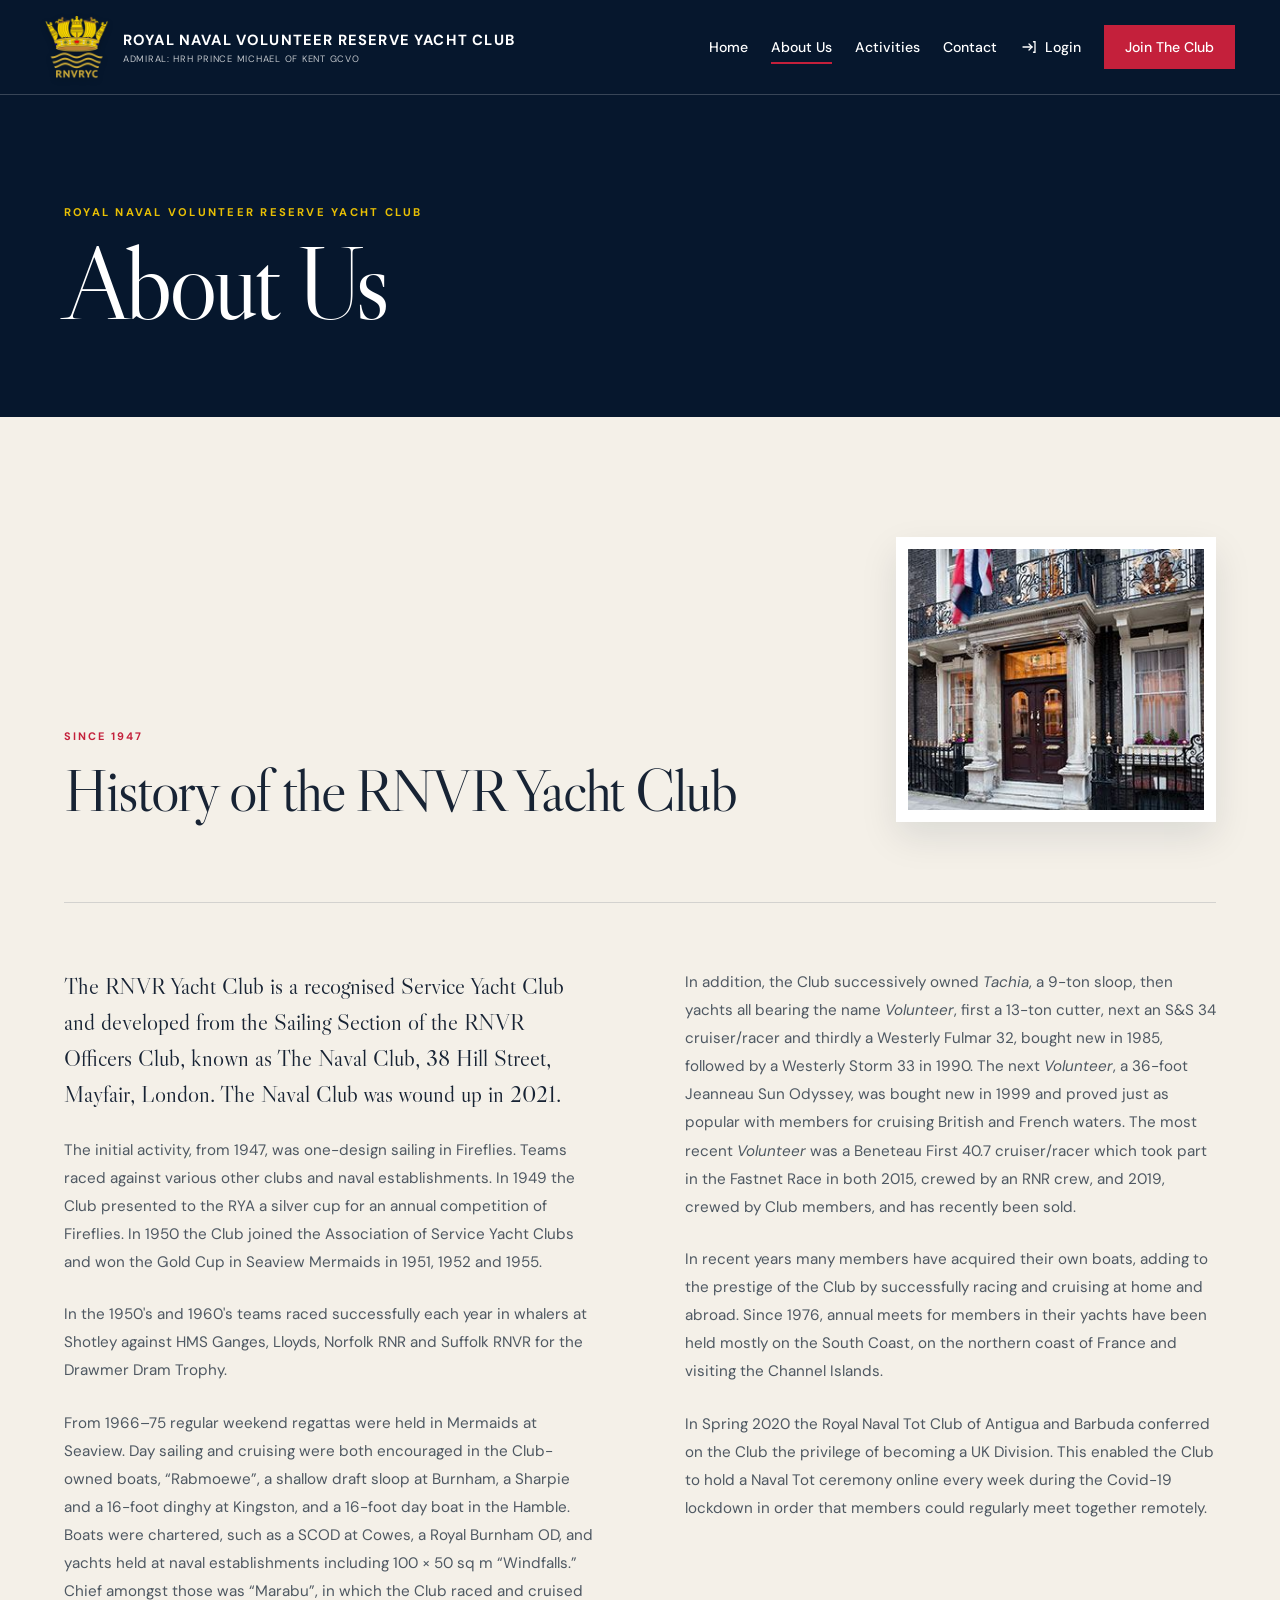
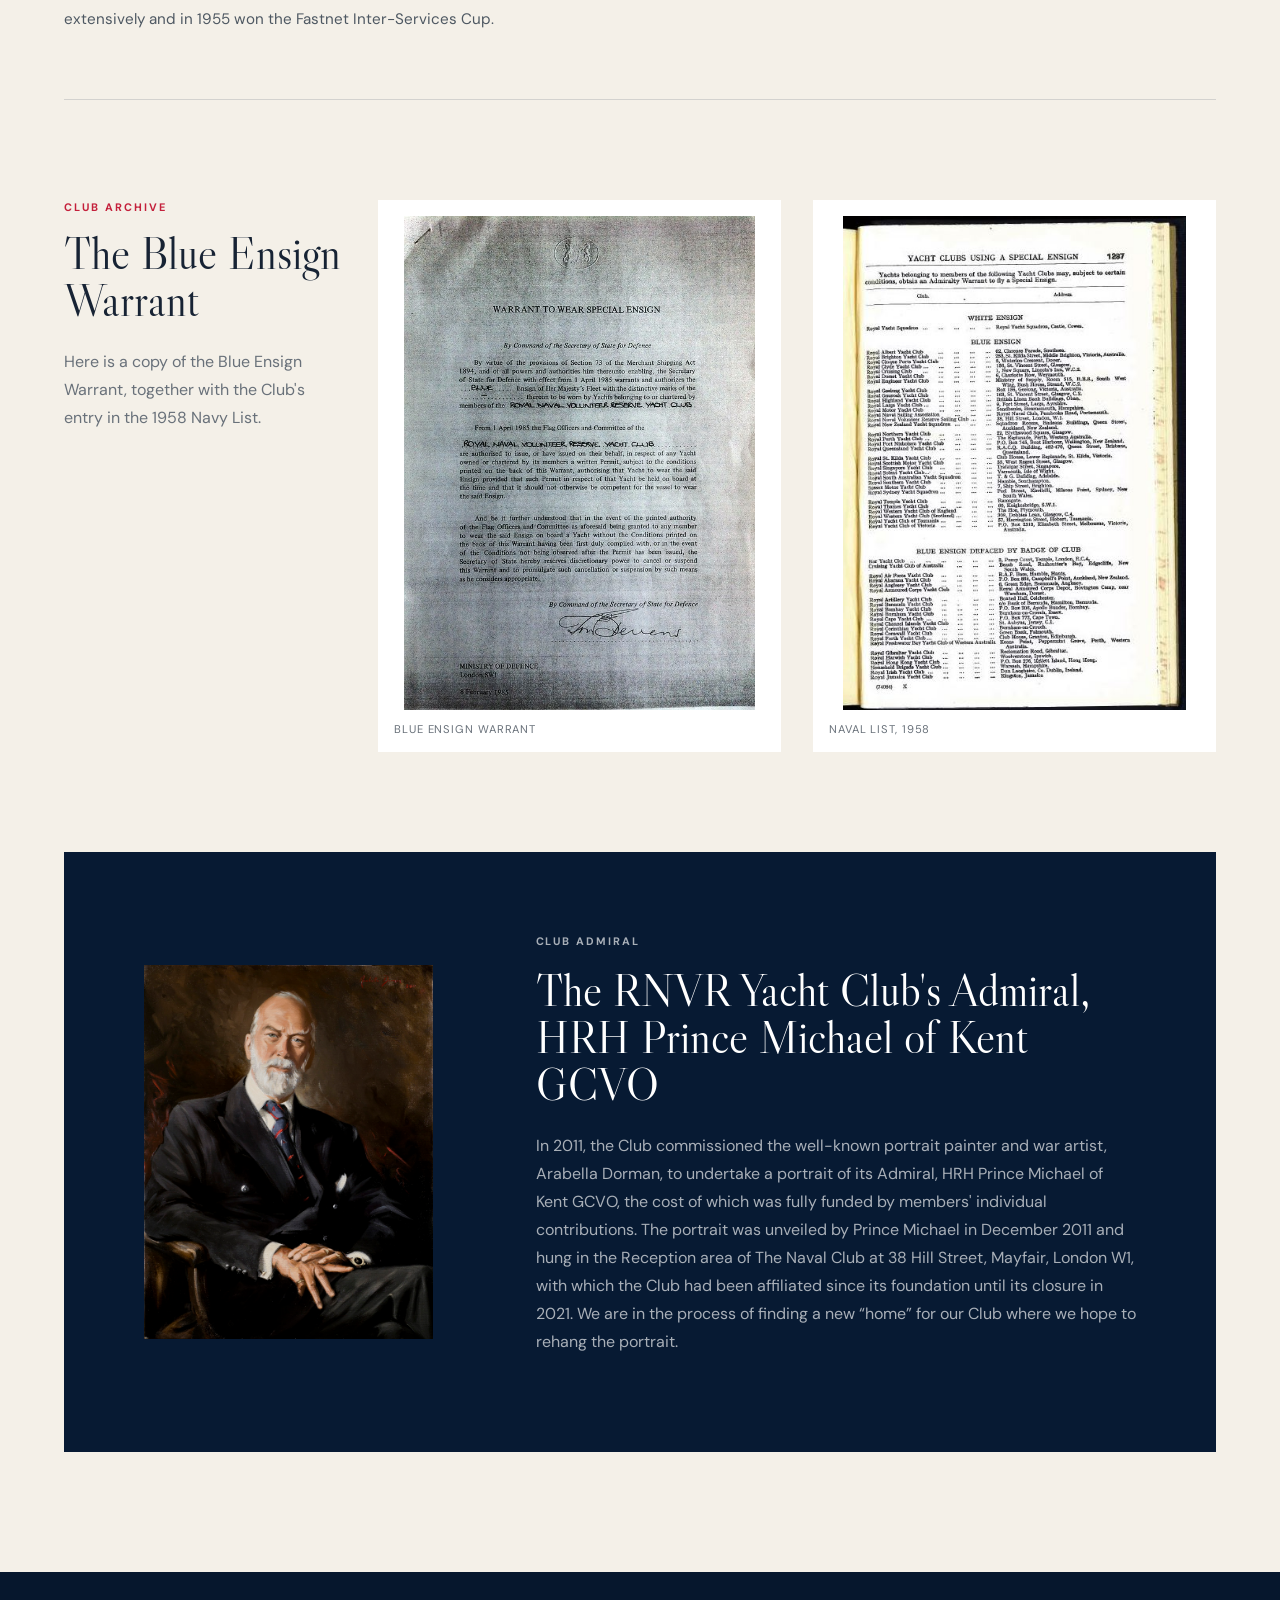
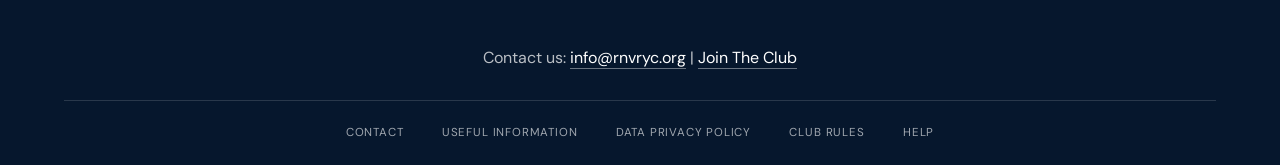
<file: about.html>
<!doctype html>
<html lang="en">
<head>
  <meta charset="utf-8">
  <meta name="viewport" content="width=device-width, initial-scale=1">
  <meta name="description" content="About the Royal Naval Volunteer Reserve Yacht Club, its history and how to contact us.">
  <title>About Us | RNVR Yacht Club</title>
  <link rel="icon" type="image/png" href="assets/favicon.png">
  <link rel="preconnect" href="https://fonts.googleapis.com">
  <link rel="preconnect" href="https://fonts.gstatic.com" crossorigin>
  <link href="https://fonts.googleapis.com/css2?family=DM+Sans:wght@400;500;600;700&amp;family=Libre+Caslon+Display&amp;display=swap" rel="stylesheet">
  <link rel="stylesheet" href="styles.css?v=20260710-revert-red">
</head>
<body class="info-page about-page">
  <a class="skip-link" href="#main">Skip to content</a>
  <header class="site-header privacy-header">
    <div class="header-inner">
      <a class="brand" href="index.html">
        <img class="brand-crest" src="assets/rnvryc-logo.png" alt="">
        <span><strong>Royal Naval Volunteer Reserve Yacht Club</strong><small>Admiral: HRH Prince Michael of Kent GCVO</small></span>
      </a>
      <button class="menu-toggle" type="button" aria-expanded="false" aria-controls="primary-nav"><span></span><span></span><span></span><b>Menu</b></button>
      <nav id="primary-nav" class="primary-nav" aria-label="Main navigation"><a href="index.html">Home</a><a class="active" href="about.html">About Us</a><a href="activities.html">Activities</a><a href="contact.html">Contact</a><a class="member-link login-link" href="https://www.rnvryc.org/Sys/Login"><svg viewBox="0 0 24 24" aria-hidden="true"><path d="M4 12h12"></path><path d="m12 8 4 4-4 4"></path><path d="M18 5h2v14h-2"></path></svg><span>Login</span></a><a class="nav-join" href="join.html">Join The Club</a></nav>
    </div>
  </header>

  <main id="main">
    <header class="info-hero about-hero">
      <p>Royal Naval Volunteer Reserve Yacht Club</p>
      <h1>About Us</h1>
    </header>

    <section class="history-section section">
      <div class="history-heading">
        <div>
          <p class="about-section-label">Since 1947</p>
          <h2>History of the RNVR Yacht Club</h2>
        </div>
        <img src="assets/history-naval-club.jpg" alt="The Naval Club at 38 Hill Street, Mayfair">
      </div>

      <div class="history-copy">
        <p>The RNVR Yacht Club is a recognised Service Yacht Club and developed from the Sailing Section of the RNVR Officers Club, known as The Naval Club, 38 Hill Street, Mayfair, London. The Naval Club was wound up in 2021.</p>
        <p>The initial activity, from 1947, was one-design sailing in Fireflies. Teams raced against various other clubs and naval establishments. In 1949 the Club presented to the RYA a silver cup for an annual competition of Fireflies. In 1950 the Club joined the Association of Service Yacht Clubs and won the Gold Cup in Seaview Mermaids in 1951, 1952 and 1955.</p>
        <p>In the 1950's and 1960's teams raced successfully each year in whalers at Shotley against HMS Ganges, Lloyds, Norfolk RNR and Suffolk RNVR for the Drawmer Dram Trophy.</p>
        <p>From 1966–75 regular weekend regattas were held in Mermaids at Seaview. Day sailing and cruising were both encouraged in the Club-owned boats, “Rabmoewe”, a shallow draft sloop at Burnham, a Sharpie and a 16-foot dinghy at Kingston, and a 16-foot day boat in the Hamble. Boats were chartered, such as a SCOD at Cowes, a Royal Burnham OD, and yachts held at naval establishments including 100 × 50 sq m “Windfalls.” Chief amongst those was “Marabu”, in which the Club raced and cruised extensively and in 1955 won the Fastnet Inter-Services Cup.</p>
        <p>In addition, the Club successively owned <em>Tachia</em>, a 9-ton sloop, then yachts all bearing the name <em>Volunteer</em>, first a 13-ton cutter, next an S&amp;S 34 cruiser/racer and thirdly a Westerly Fulmar 32, bought new in 1985, followed by a Westerly Storm 33 in 1990. The next <em>Volunteer</em>, a 36-foot Jeanneau Sun Odyssey, was bought new in 1999 and proved just as popular with members for cruising British and French waters. The most recent <em>Volunteer</em> was a Beneteau First 40.7 cruiser/racer which took part in the Fastnet Race in both 2015, crewed by an RNR crew, and 2019, crewed by Club members, and has recently been sold.</p>
        <p>In recent years many members have acquired their own boats, adding to the prestige of the Club by successfully racing and cruising at home and abroad. Since 1976, annual meets for members in their yachts have been held mostly on the South Coast, on the northern coast of France and visiting the Channel Islands.</p>
        <p>In Spring 2020 the Royal Naval Tot Club of Antigua and Barbuda conferred on the Club the privilege of becoming a UK Division. This enabled the Club to hold a Naval Tot ceremony online every week during the Covid-19 lockdown in order that members could regularly meet together remotely.</p>
      </div>

      <div class="history-documents">
        <div>
          <p class="about-section-label">Club archive</p>
          <h3>The Blue Ensign Warrant</h3>
          <p>Here is a copy of the Blue Ensign Warrant, together with the Club's entry in the 1958 Navy List.</p>
        </div>
        <figure><img src="assets/history-blue-ensign-warrant.jpg" alt="The RNVR Yacht Club Blue Ensign Warrant"><figcaption>Blue Ensign Warrant</figcaption></figure>
        <figure><img src="assets/history-naval-list-1958.jpg" alt="RNVR Yacht Club entry in the 1958 Navy List"><figcaption>Naval List, 1958</figcaption></figure>
      </div>

      <div class="history-admiral">
        <img src="assets/prince-michael-portrait.jpg" alt="Portrait of HRH Prince Michael of Kent GCVO">
        <div>
          <p class="about-section-label">Club Admiral</p>
          <h3>The RNVR Yacht Club's Admiral, HRH Prince Michael of Kent GCVO</h3>
          <p>In 2011, the Club commissioned the well-known portrait painter and war artist, Arabella Dorman, to undertake a portrait of its Admiral, HRH Prince Michael of Kent GCVO, the cost of which was fully funded by members' individual contributions. The portrait was unveiled by Prince Michael in December 2011 and hung in the Reception area of The Naval Club at 38 Hill Street, Mayfair, London W1, with which the Club had been affiliated since its foundation until its closure in 2021. We are in the process of finding a new “home” for our Club where we hope to rehang the portrait.</p>
        </div>
      </div>
    </section>
  </main>

  <footer>
    <p class="exact-contact">Contact us: <a href="mailto:info@rnvryc.org">info@rnvryc.org</a> | <a href="join.html">Join The Club</a></p>
    <nav class="footer-nav" aria-label="Footer navigation">
      <a href="contact.html">Contact</a><a href="useful-information.html">Useful information</a><a href="privacy.html">Data Privacy Policy</a><a href="club-rules.html">Club Rules</a><a href="help.html">Help</a>
    </nav>
  </footer>
  <script src="script.js"></script>
</body>
</html>
</file>
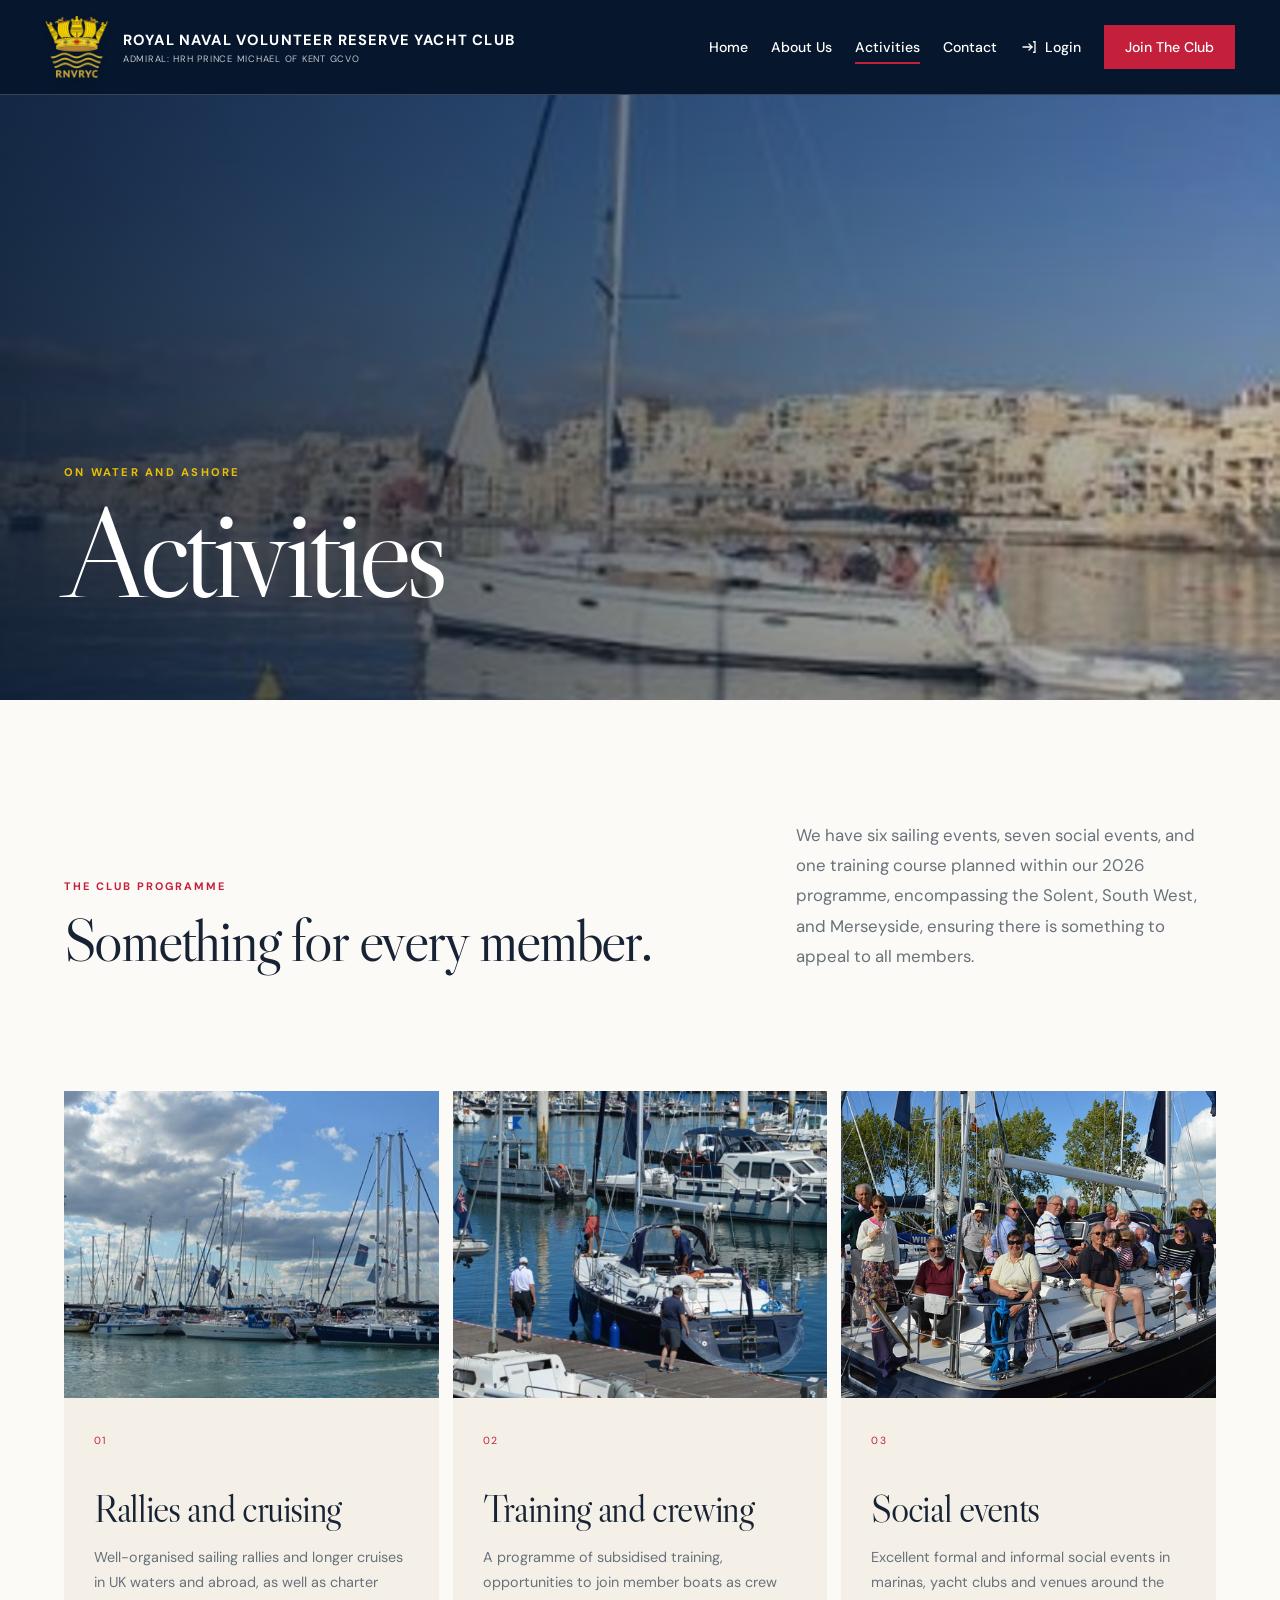
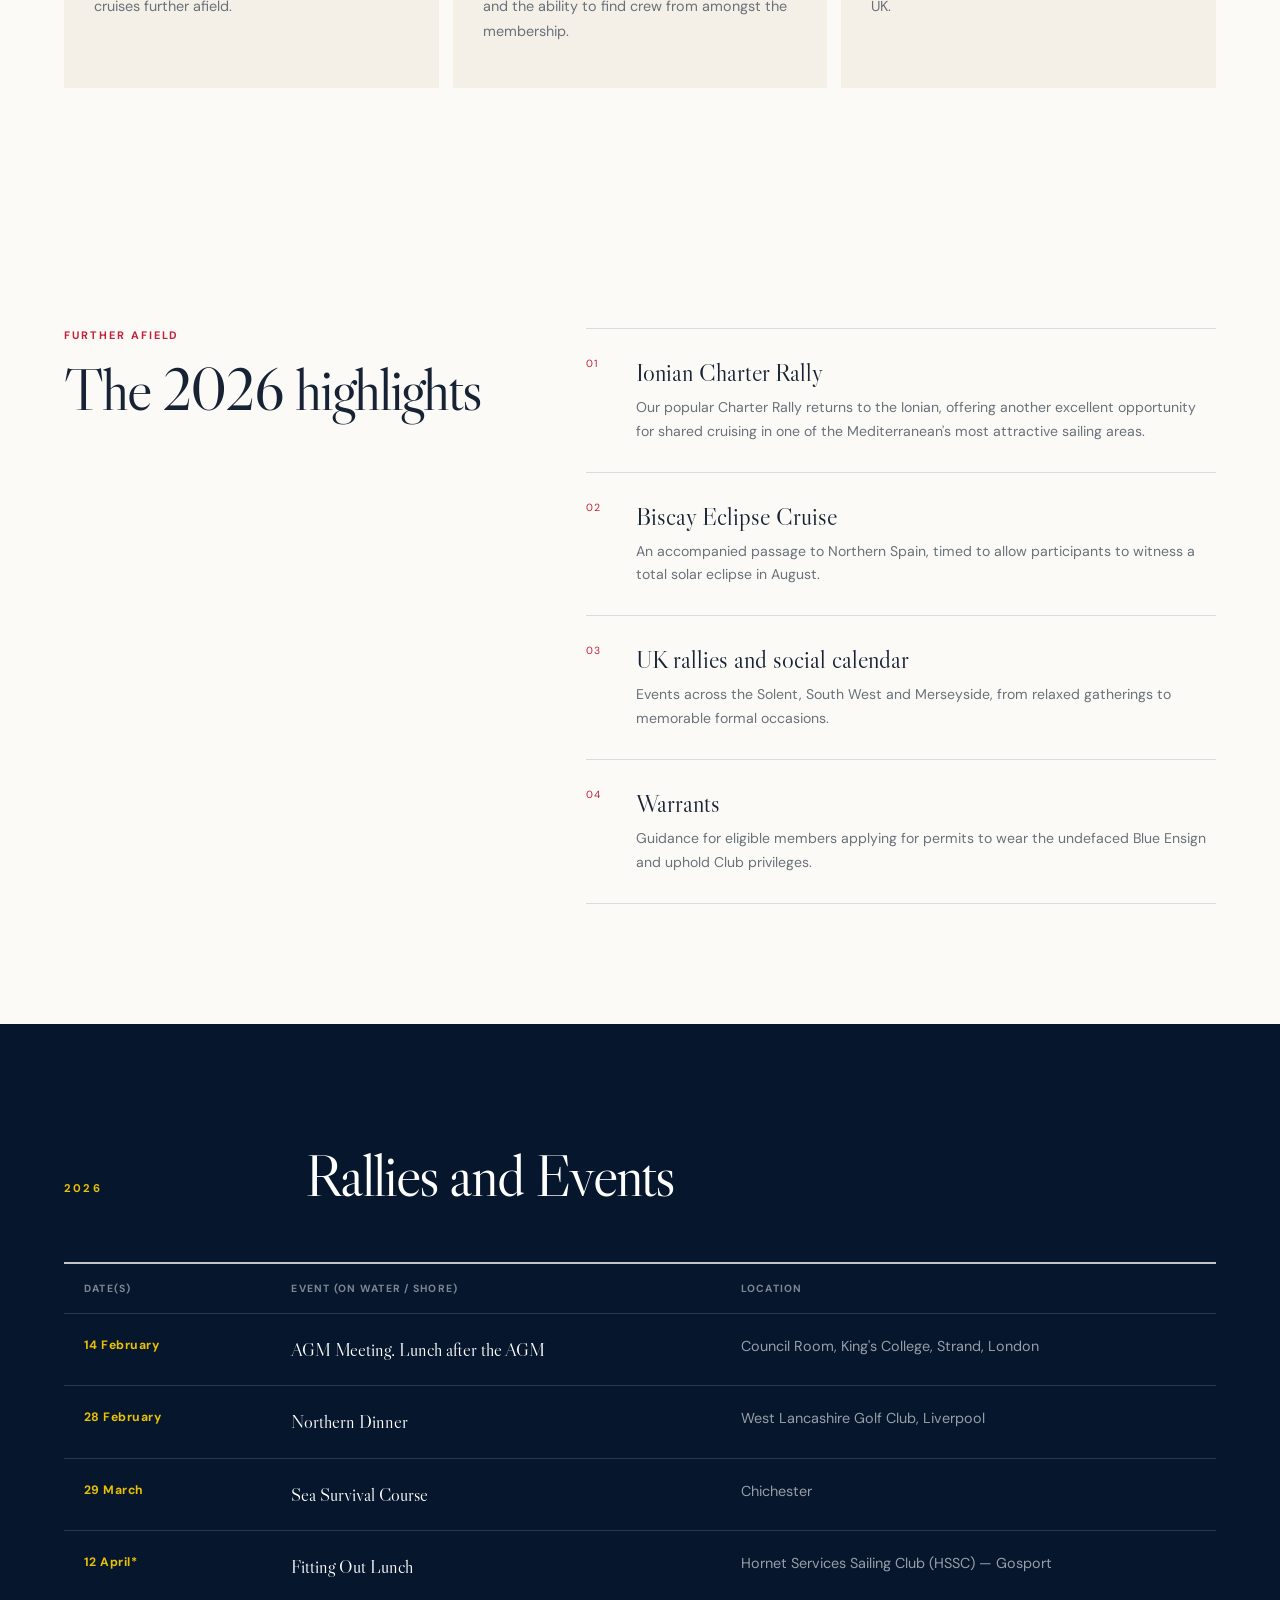
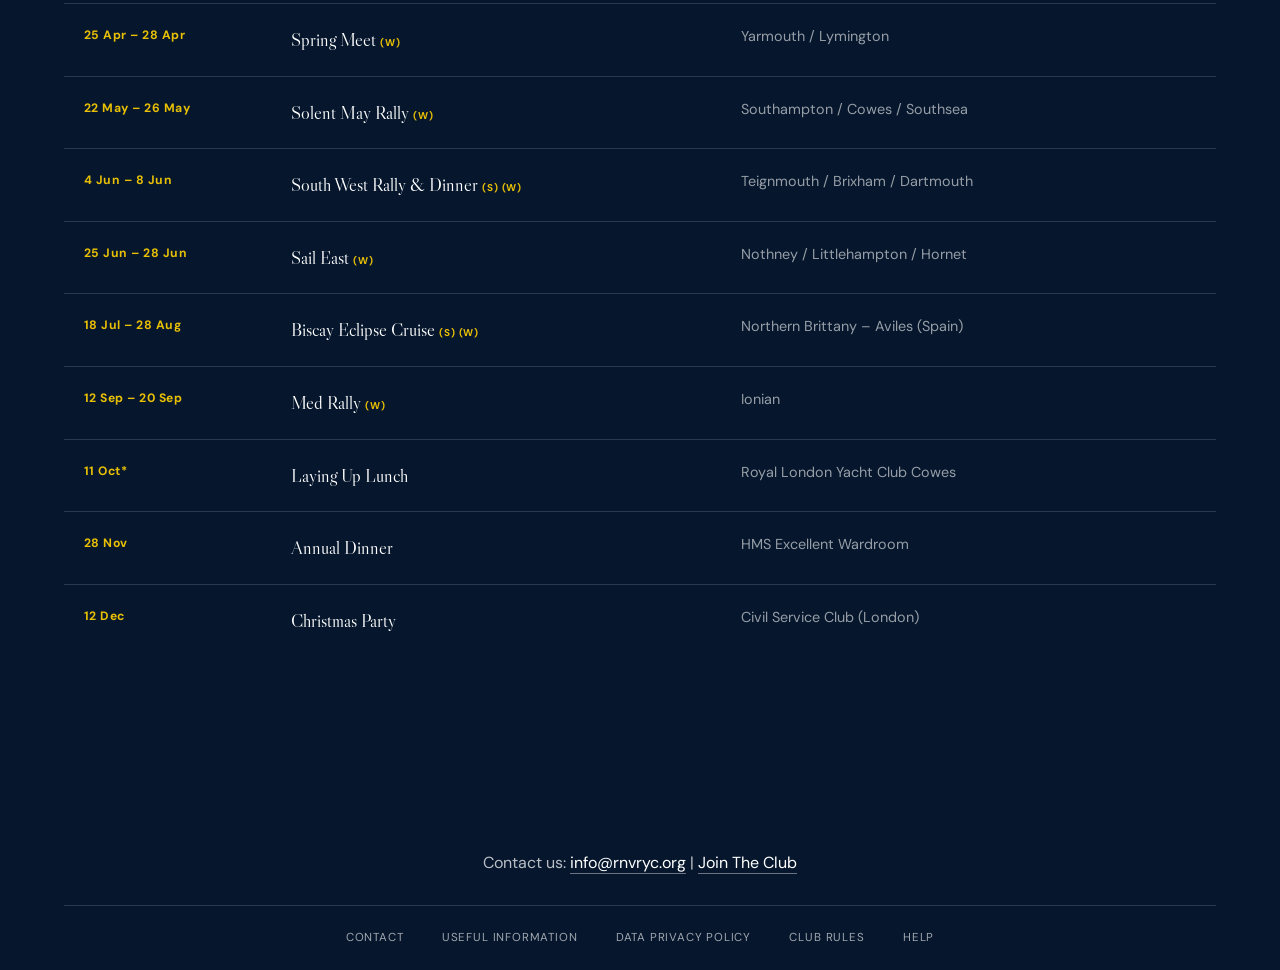
<file: activities.html>
<!doctype html>
<html lang="en">
<head>
  <meta charset="utf-8">
  <meta name="viewport" content="width=device-width, initial-scale=1">
  <meta name="description" content="RNVRYC sailing rallies, cruises, training and social events.">
  <title>Activities | RNVR Yacht Club</title>
  <link rel="icon" type="image/png" href="assets/favicon.png">
  <link rel="preconnect" href="https://fonts.googleapis.com">
  <link rel="preconnect" href="https://fonts.gstatic.com" crossorigin>
  <link href="https://fonts.googleapis.com/css2?family=DM+Sans:wght@400;500;600;700&amp;family=Libre+Caslon+Display&amp;display=swap" rel="stylesheet">
  <link rel="stylesheet" href="styles.css?v=20260710-revert-red">
</head>
<body class="info-page activities-page">
  <a class="skip-link" href="#main">Skip to content</a>
  <header class="site-header privacy-header">
    <div class="header-inner">
      <a class="brand" href="index.html">
        <img class="brand-crest" src="assets/rnvryc-logo.png" alt="">
        <span><strong>Royal Naval Volunteer Reserve Yacht Club</strong><small>Admiral: HRH Prince Michael of Kent GCVO</small></span>
      </a>
      <button class="menu-toggle" type="button" aria-expanded="false" aria-controls="primary-nav"><span></span><span></span><span></span><b>Menu</b></button>
      <nav id="primary-nav" class="primary-nav" aria-label="Main navigation"><a href="index.html">Home</a><a href="about.html">About Us</a><a class="active" href="activities.html">Activities</a><a href="contact.html">Contact</a><a class="member-link login-link" href="https://www.rnvryc.org/Sys/Login"><svg viewBox="0 0 24 24" aria-hidden="true"><path d="M4 12h12"></path><path d="m12 8 4 4-4 4"></path><path d="M18 5h2v14h-2"></path></svg><span>Login</span></a><a class="nav-join" href="join.html">Join The Club</a></nav>
    </div>
  </header>

  <main id="main">
    <header class="activities-hero">
      <img src="assets/cruises.jpg" alt="RNVRYC yachts cruising together">
      <div></div>
      <section>
        <p>On water and ashore</p>
        <h1>Activities</h1>
      </section>
    </header>

    <section class="activity-intro section">
      <div>
        <p class="about-section-label">The Club programme</p>
        <h2>Something for every member.</h2>
      </div>
      <p>We have six sailing events, seven social events, and one training course planned within our 2026 programme, encompassing the Solent, South West, and Merseyside, ensuring there is something to appeal to all members.</p>
    </section>

    <section class="activity-features section">
      <article>
        <img src="assets/rallies.jpg" alt="Yachts gathered for an RNVRYC rally">
        <div><span>01</span><h2>Rallies and cruising</h2><p>Well-organised sailing rallies and longer cruises in UK waters and abroad, as well as charter cruises further afield.</p></div>
      </article>
      <article>
        <img src="assets/helping.jpg" alt="Members working together aboard a yacht">
        <div><span>02</span><h2>Training and crewing</h2><p>A programme of subsidised training, opportunities to join member boats as crew and the ability to find crew from amongst the membership.</p></div>
      </article>
      <article>
        <img src="assets/social.jpg" alt="RNVRYC members socialising">
        <div><span>03</span><h2>Social events</h2><p>Excellent formal and informal social events in marinas, yacht clubs and venues around the UK.</p></div>
      </article>
    </section>

    <section class="activity-highlights section">
      <div>
        <p class="about-section-label">Further afield</p>
        <h2>The 2026 highlights</h2>
      </div>
      <div class="activity-highlight-list">
        <article><span>01</span><h3>Ionian Charter Rally</h3><p>Our popular Charter Rally returns to the Ionian, offering another excellent opportunity for shared cruising in one of the Mediterranean's most attractive sailing areas.</p></article>
        <article><span>02</span><h3>Biscay Eclipse Cruise</h3><p>An accompanied passage to Northern Spain, timed to allow participants to witness a total solar eclipse in August.</p></article>
        <article><span>03</span><h3>UK rallies and social calendar</h3><p>Events across the Solent, South West and Merseyside, from relaxed gatherings to memorable formal occasions.</p></article>
        <article><span>04</span><h3>Warrants</h3><p>Guidance for eligible members applying for permits to wear the undefaced Blue Ensign and uphold Club privileges.</p></article>
      </div>
    </section>

    <section class="events-section section activities-events">
      <div class="events-heading">
        <p class="events-label">2026</p>
        <h2>Rallies and Events</h2>
      </div>
      <div class="events-table-wrap">
        <table class="events-table">
          <thead><tr><th scope="col">Date(s)</th><th scope="col">Event (on Water / Shore)</th><th scope="col">Location</th></tr></thead>
          <tbody>
            <tr><td>14 February</td><td>AGM Meeting. Lunch after the AGM</td><td>Council Room, King's College, Strand, London</td></tr>
            <tr><td>28 February</td><td>Northern Dinner</td><td>West Lancashire Golf Club, Liverpool</td></tr>
            <tr><td>29 March</td><td>Sea Survival Course</td><td>Chichester</td></tr>
            <tr><td>12 April*</td><td>Fitting Out Lunch</td><td>Hornet Services Sailing Club (HSSC) — Gosport</td></tr>
            <tr><td>25 Apr – 28 Apr</td><td>Spring Meet <span class="event-type">(W)</span></td><td>Yarmouth / Lymington</td></tr>
            <tr><td>22 May – 26 May</td><td>Solent May Rally <span class="event-type">(W)</span></td><td>Southampton / Cowes / Southsea</td></tr>
            <tr><td>4 Jun – 8 Jun</td><td>South West Rally &amp; Dinner <span class="event-type">(S) (W)</span></td><td>Teignmouth / Brixham / Dartmouth</td></tr>
            <tr><td>25 Jun – 28 Jun</td><td>Sail East <span class="event-type">(W)</span></td><td>Nothney / Littlehampton / Hornet</td></tr>
            <tr><td>18 Jul – 28 Aug</td><td>Biscay Eclipse Cruise <span class="event-type">(S) (W)</span></td><td>Northern Brittany – Aviles (Spain)</td></tr>
            <tr><td>12 Sep – 20 Sep</td><td>Med Rally <span class="event-type">(W)</span></td><td>Ionian</td></tr>
            <tr><td>11 Oct*</td><td>Laying Up Lunch</td><td>Royal London Yacht Club Cowes</td></tr>
            <tr><td>28 Nov</td><td>Annual Dinner</td><td>HMS Excellent Wardroom</td></tr>
            <tr><td>12 Dec</td><td>Christmas Party</td><td>Civil Service Club (London)</td></tr>
          </tbody>
        </table>
      </div>
    </section>
  </main>

  <footer>
    <p class="exact-contact">Contact us: <a href="mailto:info@rnvryc.org">info@rnvryc.org</a> | <a href="join.html">Join The Club</a></p>
    <nav class="footer-nav" aria-label="Footer navigation"><a href="contact.html">Contact</a><a href="useful-information.html">Useful information</a><a href="privacy.html">Data Privacy Policy</a><a href="club-rules.html">Club Rules</a><a href="help.html">Help</a></nav>
  </footer>
  <script src="script.js"></script>
</body>
</html>
</file>
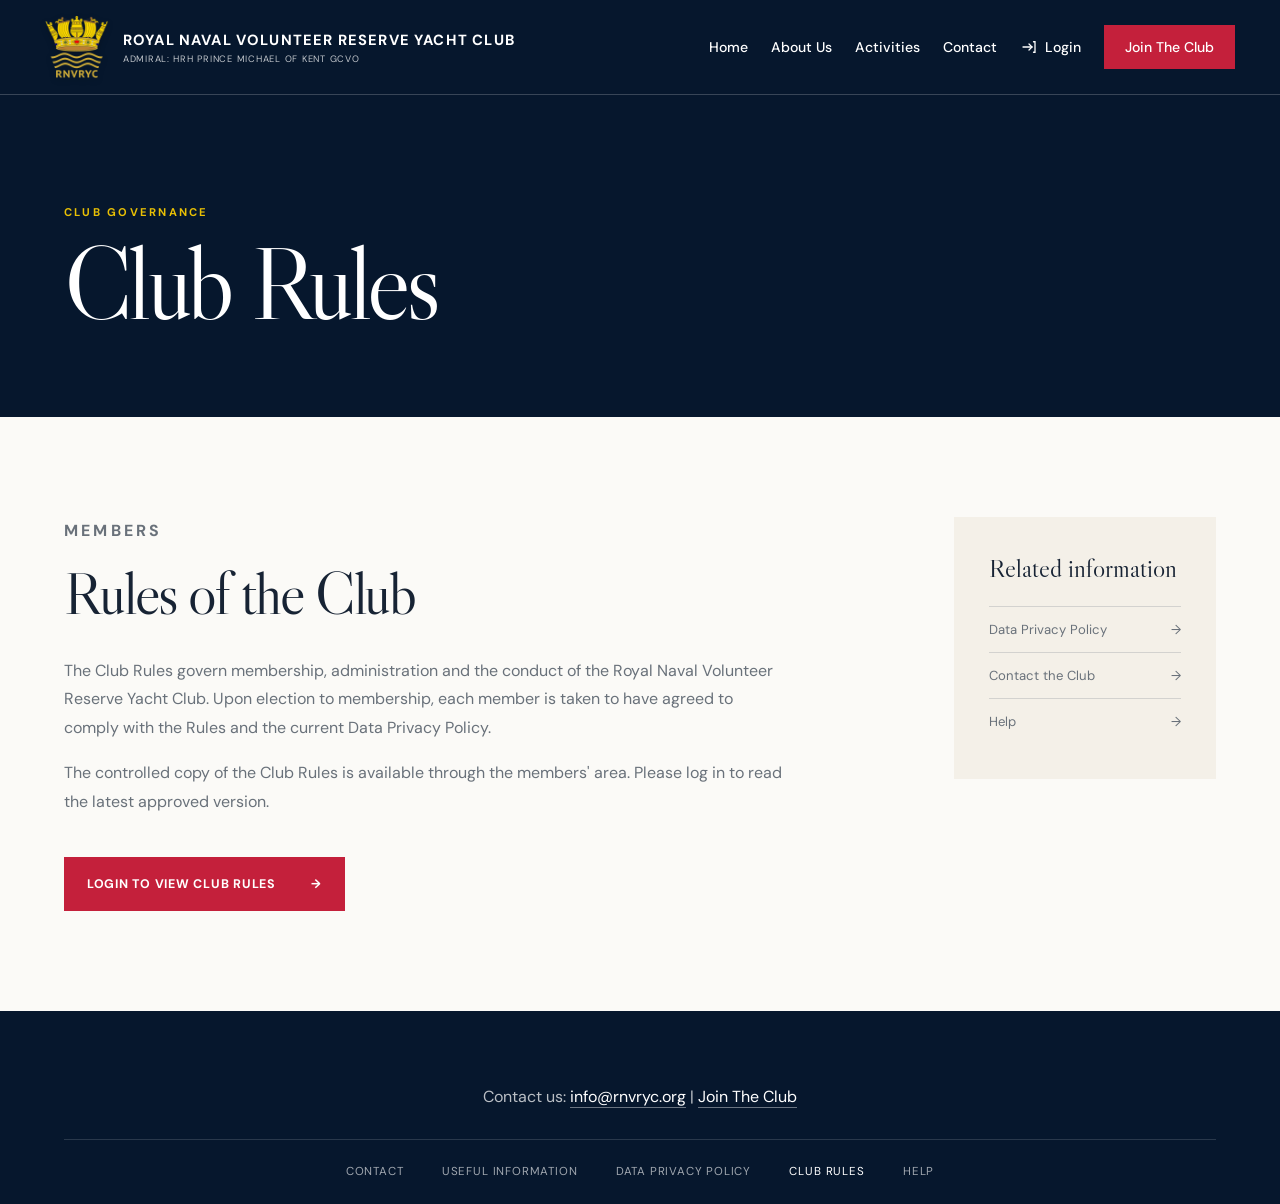
<file: club-rules.html>
<!doctype html>
<html lang="en">
<head>
  <meta charset="utf-8"><meta name="viewport" content="width=device-width, initial-scale=1">
  <title>Club Rules | RNVR Yacht Club</title>
  <link rel="icon" type="image/png" href="assets/favicon.png">
  <link rel="preconnect" href="https://fonts.googleapis.com"><link rel="preconnect" href="https://fonts.gstatic.com" crossorigin>
  <link href="https://fonts.googleapis.com/css2?family=DM+Sans:wght@400;500;600;700&amp;family=Libre+Caslon+Display&amp;display=swap" rel="stylesheet"><link rel="stylesheet" href="styles.css?v=20260710-revert-red">
</head>
<body class="info-page">
  <header class="site-header privacy-header"><div class="header-inner"><a class="brand" href="index.html"><img class="brand-crest" src="assets/rnvryc-logo.png" alt=""><span><strong>Royal Naval Volunteer Reserve Yacht Club</strong><small>Admiral: HRH Prince Michael of Kent GCVO</small></span></a><button class="menu-toggle" type="button" aria-expanded="false" aria-controls="primary-nav"><span></span><span></span><span></span><b>Menu</b></button><nav id="primary-nav" class="primary-nav" aria-label="Main navigation"><a href="index.html">Home</a><a href="about.html">About Us</a><a href="activities.html">Activities</a><a href="contact.html">Contact</a><a class="member-link login-link" href="https://www.rnvryc.org/Sys/Login"><svg viewBox="0 0 24 24" aria-hidden="true"><path d="M4 12h12"></path><path d="m12 8 4 4-4 4"></path><path d="M18 5h2v14h-2"></path></svg><span>Login</span></a><a class="nav-join" href="join.html">Join The Club</a></nav></div></header>
  <main>
    <header class="info-hero"><p>Club governance</p><h1>Club Rules</h1></header>
    <section class="info-content rules-content">
      <div><p class="join-label">Members</p><h2>Rules of the Club</h2><p>The Club Rules govern membership, administration and the conduct of the Royal Naval Volunteer Reserve Yacht Club. Upon election to membership, each member is taken to have agreed to comply with the Rules and the current Data Privacy Policy.</p><p>The controlled copy of the Club Rules is available through the members' area. Please log in to read the latest approved version.</p><a class="button button-primary" href="https://www.rnvryc.org/Sys/Login">Login to view Club Rules <span>→</span></a></div>
      <aside><h3>Related information</h3><a href="privacy.html">Data Privacy Policy <span>→</span></a><a href="contact.html">Contact the Club <span>→</span></a><a href="help.html">Help <span>→</span></a></aside>
    </section>
  </main>
  <footer><p class="exact-contact">Contact us: <a href="mailto:info@rnvryc.org">info@rnvryc.org</a> | <a href="join.html">Join The Club</a></p><nav class="footer-nav" aria-label="Footer navigation"><a href="contact.html">Contact</a><a href="useful-information.html">Useful information</a><a href="privacy.html">Data Privacy Policy</a><a href="club-rules.html" aria-current="page">Club Rules</a><a href="help.html">Help</a></nav></footer>
  <script src="script.js"></script>
</body>
</html>
</file>
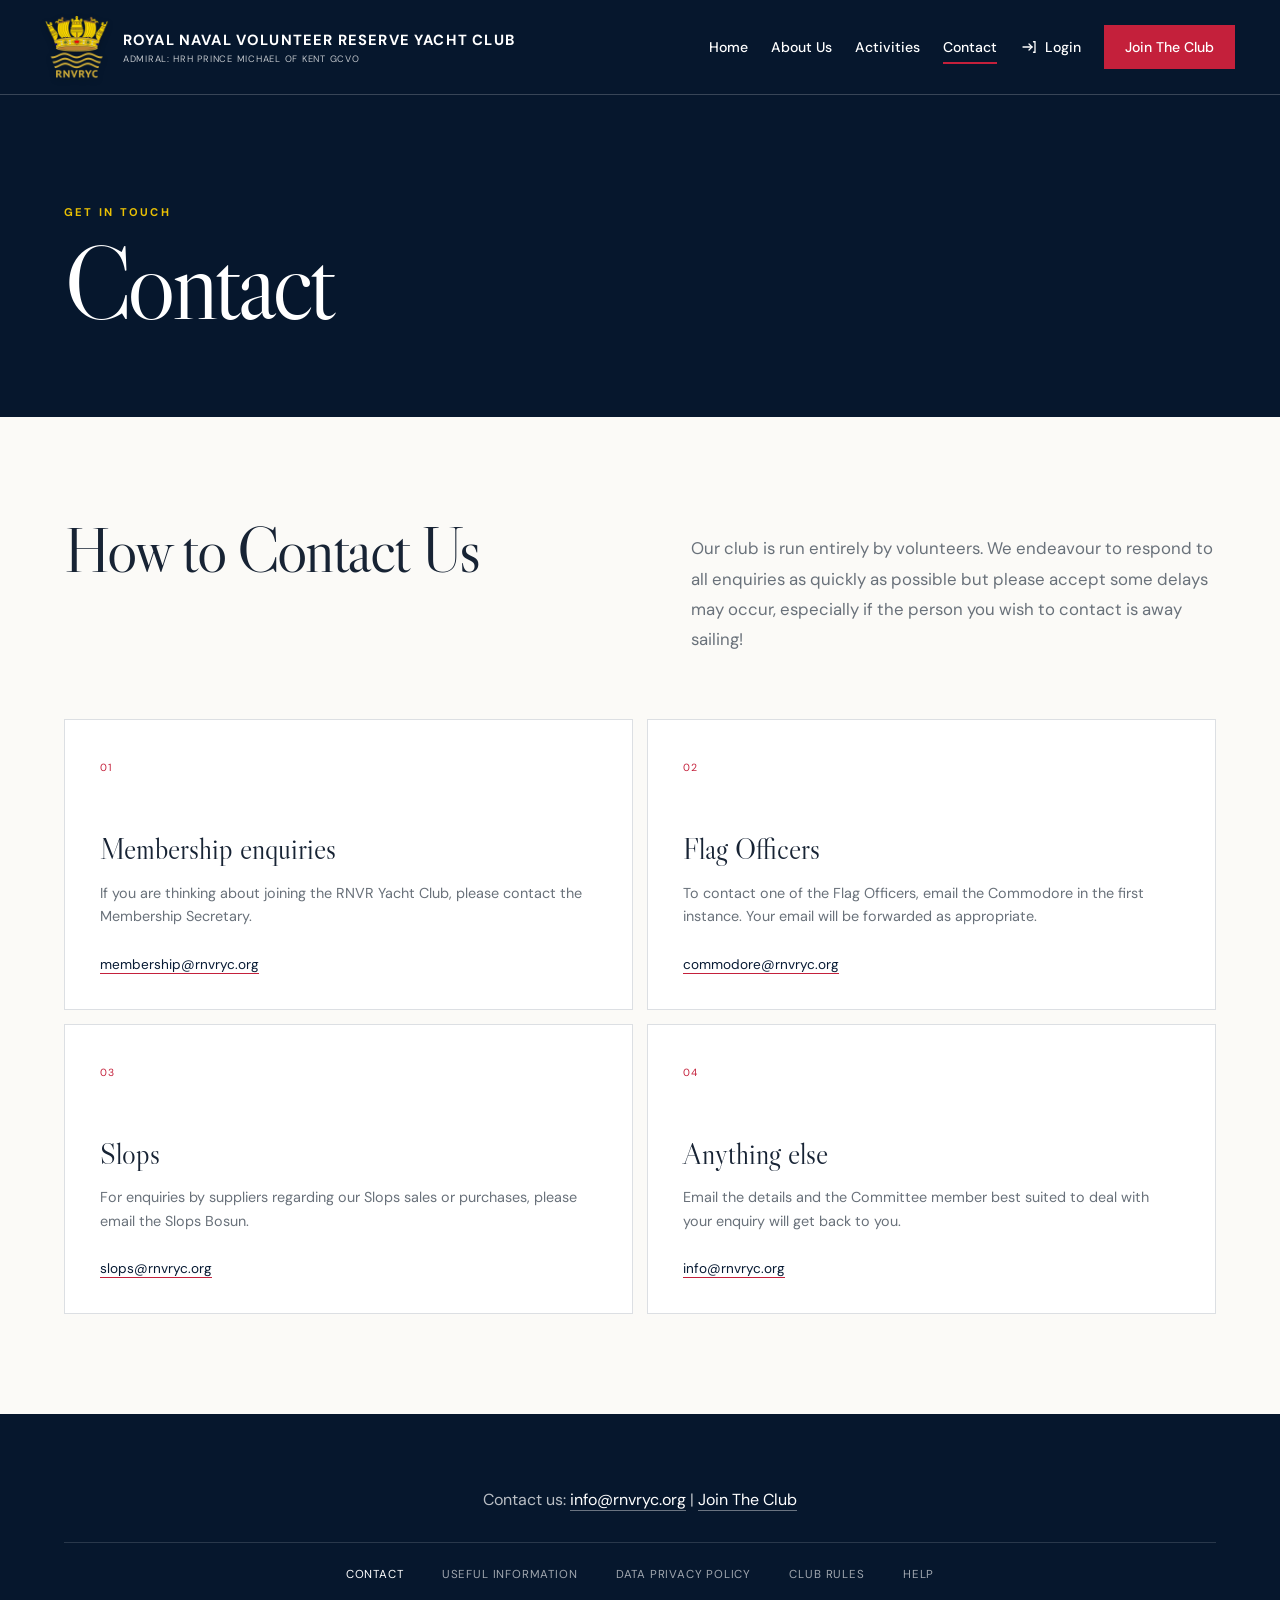
<file: contact.html>
<!doctype html>
<html lang="en">
<head>
  <meta charset="utf-8"><meta name="viewport" content="width=device-width, initial-scale=1">
  <title>Contact | RNVR Yacht Club</title>
  <link rel="icon" type="image/png" href="assets/favicon.png">
  <link rel="preconnect" href="https://fonts.googleapis.com"><link rel="preconnect" href="https://fonts.gstatic.com" crossorigin>
  <link href="https://fonts.googleapis.com/css2?family=DM+Sans:wght@400;500;600;700&amp;family=Libre+Caslon+Display&amp;display=swap" rel="stylesheet">
  <link rel="stylesheet" href="styles.css?v=20260710-revert-red">
</head>
<body class="info-page">
  <header class="site-header privacy-header"><div class="header-inner">
    <a class="brand" href="index.html"><img class="brand-crest" src="assets/rnvryc-logo.png" alt=""><span><strong>Royal Naval Volunteer Reserve Yacht Club</strong><small>Admiral: HRH Prince Michael of Kent GCVO</small></span></a>
    <button class="menu-toggle" type="button" aria-expanded="false" aria-controls="primary-nav"><span></span><span></span><span></span><b>Menu</b></button>
    <nav id="primary-nav" class="primary-nav" aria-label="Main navigation"><a href="index.html">Home</a><a href="about.html">About Us</a><a href="activities.html">Activities</a><a class="active" href="contact.html">Contact</a><a class="member-link login-link" href="https://www.rnvryc.org/Sys/Login"><svg viewBox="0 0 24 24" aria-hidden="true"><path d="M4 12h12"></path><path d="m12 8 4 4-4 4"></path><path d="M18 5h2v14h-2"></path></svg><span>Login</span></a><a class="nav-join" href="join.html">Join The Club</a></nav>
  </div></header>
  <main>
    <header class="info-hero"><p>Get in touch</p><h1>Contact</h1></header>
    <section class="info-content">
      <div class="info-intro"><h2>How to Contact Us</h2><p>Our club is run entirely by volunteers. We endeavour to respond to all enquiries as quickly as possible but please accept some delays may occur, especially if the person you wish to contact is away sailing!</p></div>
      <div class="contact-grid">
        <article><span>01</span><h3>Membership enquiries</h3><p>If you are thinking about joining the RNVR Yacht Club, please contact the Membership Secretary.</p><a href="mailto:membership@rnvryc.org">membership@rnvryc.org</a></article>
        <article><span>02</span><h3>Flag Officers</h3><p>To contact one of the Flag Officers, email the Commodore in the first instance. Your email will be forwarded as appropriate.</p><a href="mailto:commodore@rnvryc.org">commodore@rnvryc.org</a></article>
        <article><span>03</span><h3>Slops</h3><p>For enquiries by suppliers regarding our Slops sales or purchases, please email the Slops Bosun.</p><a href="mailto:slops@rnvryc.org">slops@rnvryc.org</a></article>
        <article><span>04</span><h3>Anything else</h3><p>Email the details and the Committee member best suited to deal with your enquiry will get back to you.</p><a href="mailto:info@rnvryc.org">info@rnvryc.org</a></article>
      </div>
    </section>
  </main>
  <footer><p class="exact-contact">Contact us: <a href="mailto:info@rnvryc.org">info@rnvryc.org</a> | <a href="join.html">Join The Club</a></p><nav class="footer-nav" aria-label="Footer navigation"><a href="contact.html" aria-current="page">Contact</a><a href="useful-information.html">Useful information</a><a href="privacy.html">Data Privacy Policy</a><a href="club-rules.html">Club Rules</a><a href="help.html">Help</a></nav></footer>
  <script src="script.js"></script>
</body>
</html>
</file>
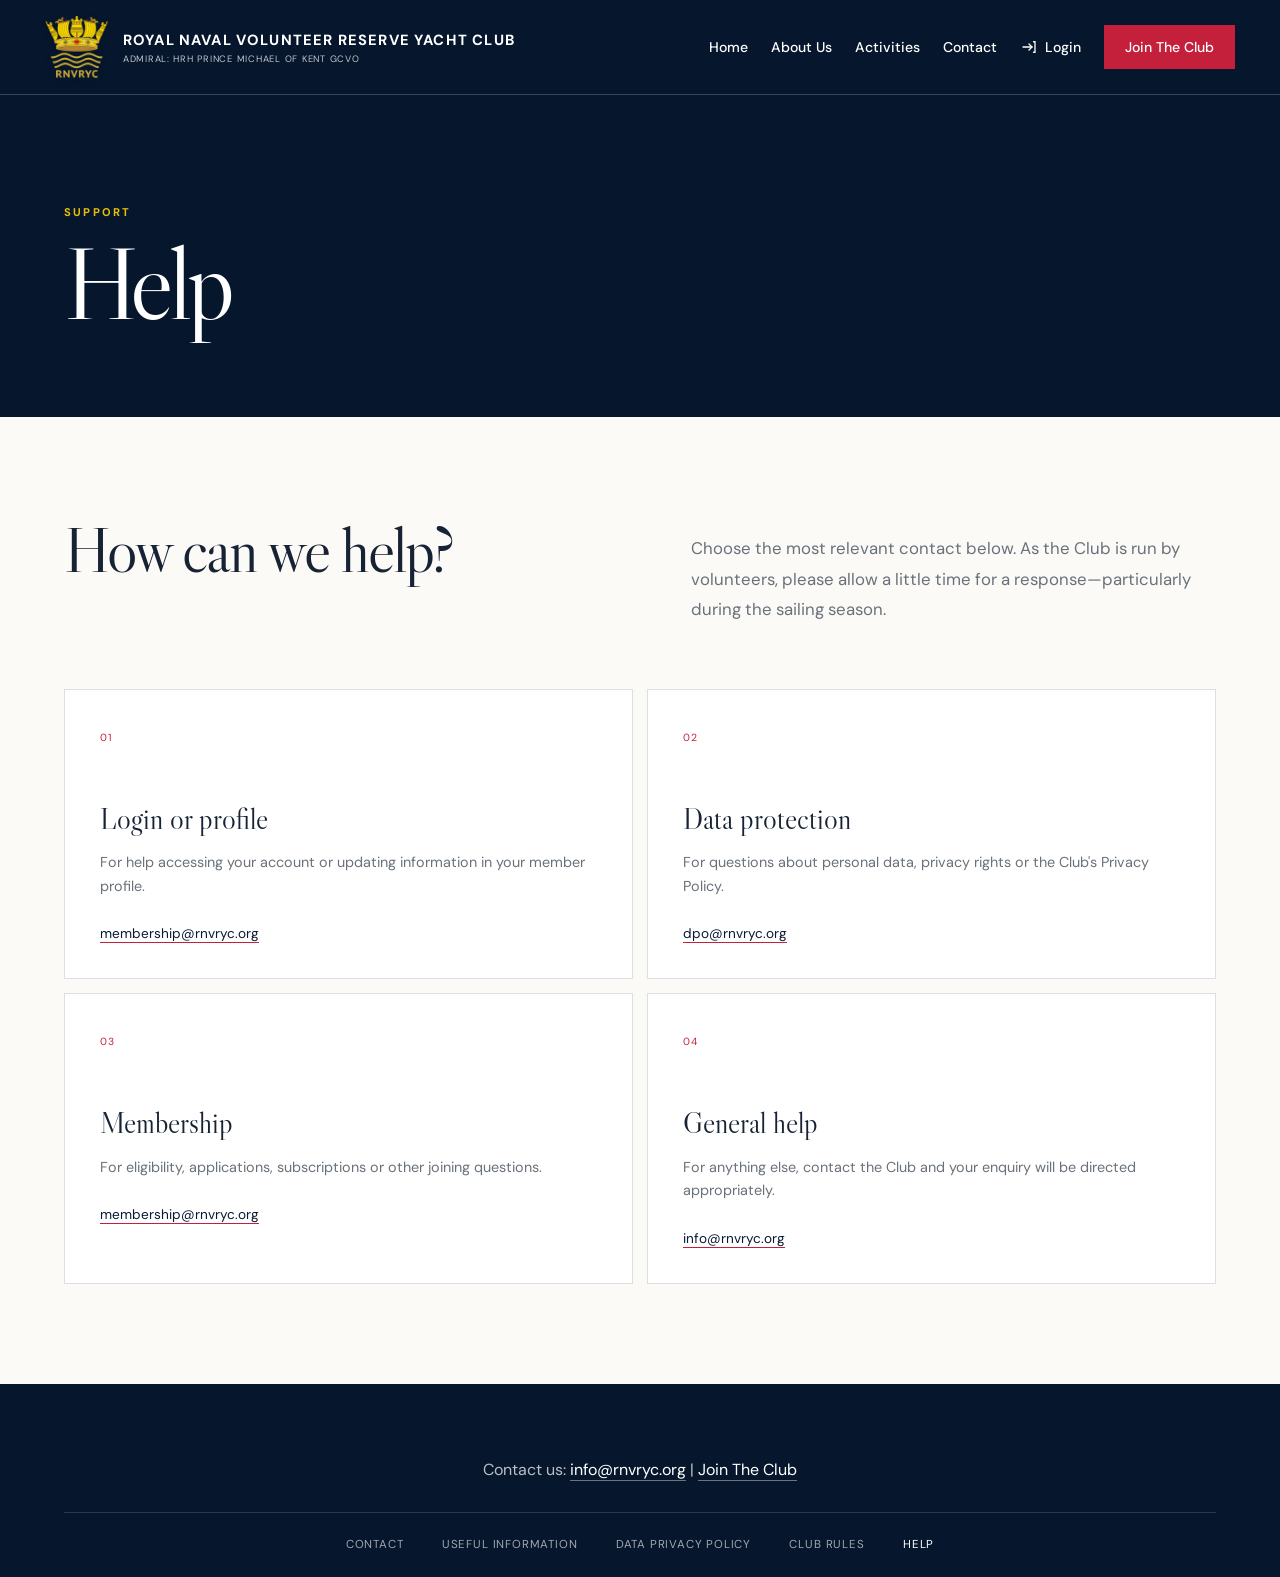
<file: help.html>
<!doctype html>
<html lang="en">
<head>
  <meta charset="utf-8"><meta name="viewport" content="width=device-width, initial-scale=1">
  <title>Help | RNVR Yacht Club</title>
  <link rel="icon" type="image/png" href="assets/favicon.png">
  <link rel="preconnect" href="https://fonts.googleapis.com"><link rel="preconnect" href="https://fonts.gstatic.com" crossorigin>
  <link href="https://fonts.googleapis.com/css2?family=DM+Sans:wght@400;500;600;700&amp;family=Libre+Caslon+Display&amp;display=swap" rel="stylesheet"><link rel="stylesheet" href="styles.css?v=20260710-revert-red">
</head>
<body class="info-page">
  <header class="site-header privacy-header"><div class="header-inner"><a class="brand" href="index.html"><img class="brand-crest" src="assets/rnvryc-logo.png" alt=""><span><strong>Royal Naval Volunteer Reserve Yacht Club</strong><small>Admiral: HRH Prince Michael of Kent GCVO</small></span></a><button class="menu-toggle" type="button" aria-expanded="false" aria-controls="primary-nav"><span></span><span></span><span></span><b>Menu</b></button><nav id="primary-nav" class="primary-nav" aria-label="Main navigation"><a href="index.html">Home</a><a href="about.html">About Us</a><a href="activities.html">Activities</a><a href="contact.html">Contact</a><a class="member-link login-link" href="https://www.rnvryc.org/Sys/Login"><svg viewBox="0 0 24 24" aria-hidden="true"><path d="M4 12h12"></path><path d="m12 8 4 4-4 4"></path><path d="M18 5h2v14h-2"></path></svg><span>Login</span></a><a class="nav-join" href="join.html">Join The Club</a></nav></div></header>
  <main>
    <header class="info-hero"><p>Support</p><h1>Help</h1></header>
    <section class="info-content">
      <div class="info-intro"><h2>How can we help?</h2><p>Choose the most relevant contact below. As the Club is run by volunteers, please allow a little time for a response—particularly during the sailing season.</p></div>
      <div class="contact-grid">
        <article><span>01</span><h3>Login or profile</h3><p>For help accessing your account or updating information in your member profile.</p><a href="mailto:membership@rnvryc.org">membership@rnvryc.org</a></article>
        <article><span>02</span><h3>Data protection</h3><p>For questions about personal data, privacy rights or the Club's Privacy Policy.</p><a href="mailto:dpo@rnvryc.org">dpo@rnvryc.org</a></article>
        <article><span>03</span><h3>Membership</h3><p>For eligibility, applications, subscriptions or other joining questions.</p><a href="mailto:membership@rnvryc.org">membership@rnvryc.org</a></article>
        <article><span>04</span><h3>General help</h3><p>For anything else, contact the Club and your enquiry will be directed appropriately.</p><a href="mailto:info@rnvryc.org">info@rnvryc.org</a></article>
      </div>
    </section>
  </main>
  <footer><p class="exact-contact">Contact us: <a href="mailto:info@rnvryc.org">info@rnvryc.org</a> | <a href="join.html">Join The Club</a></p><nav class="footer-nav" aria-label="Footer navigation"><a href="contact.html">Contact</a><a href="useful-information.html">Useful information</a><a href="privacy.html">Data Privacy Policy</a><a href="club-rules.html">Club Rules</a><a href="help.html" aria-current="page">Help</a></nav></footer>
  <script src="script.js"></script>
</body>
</html>
</file>
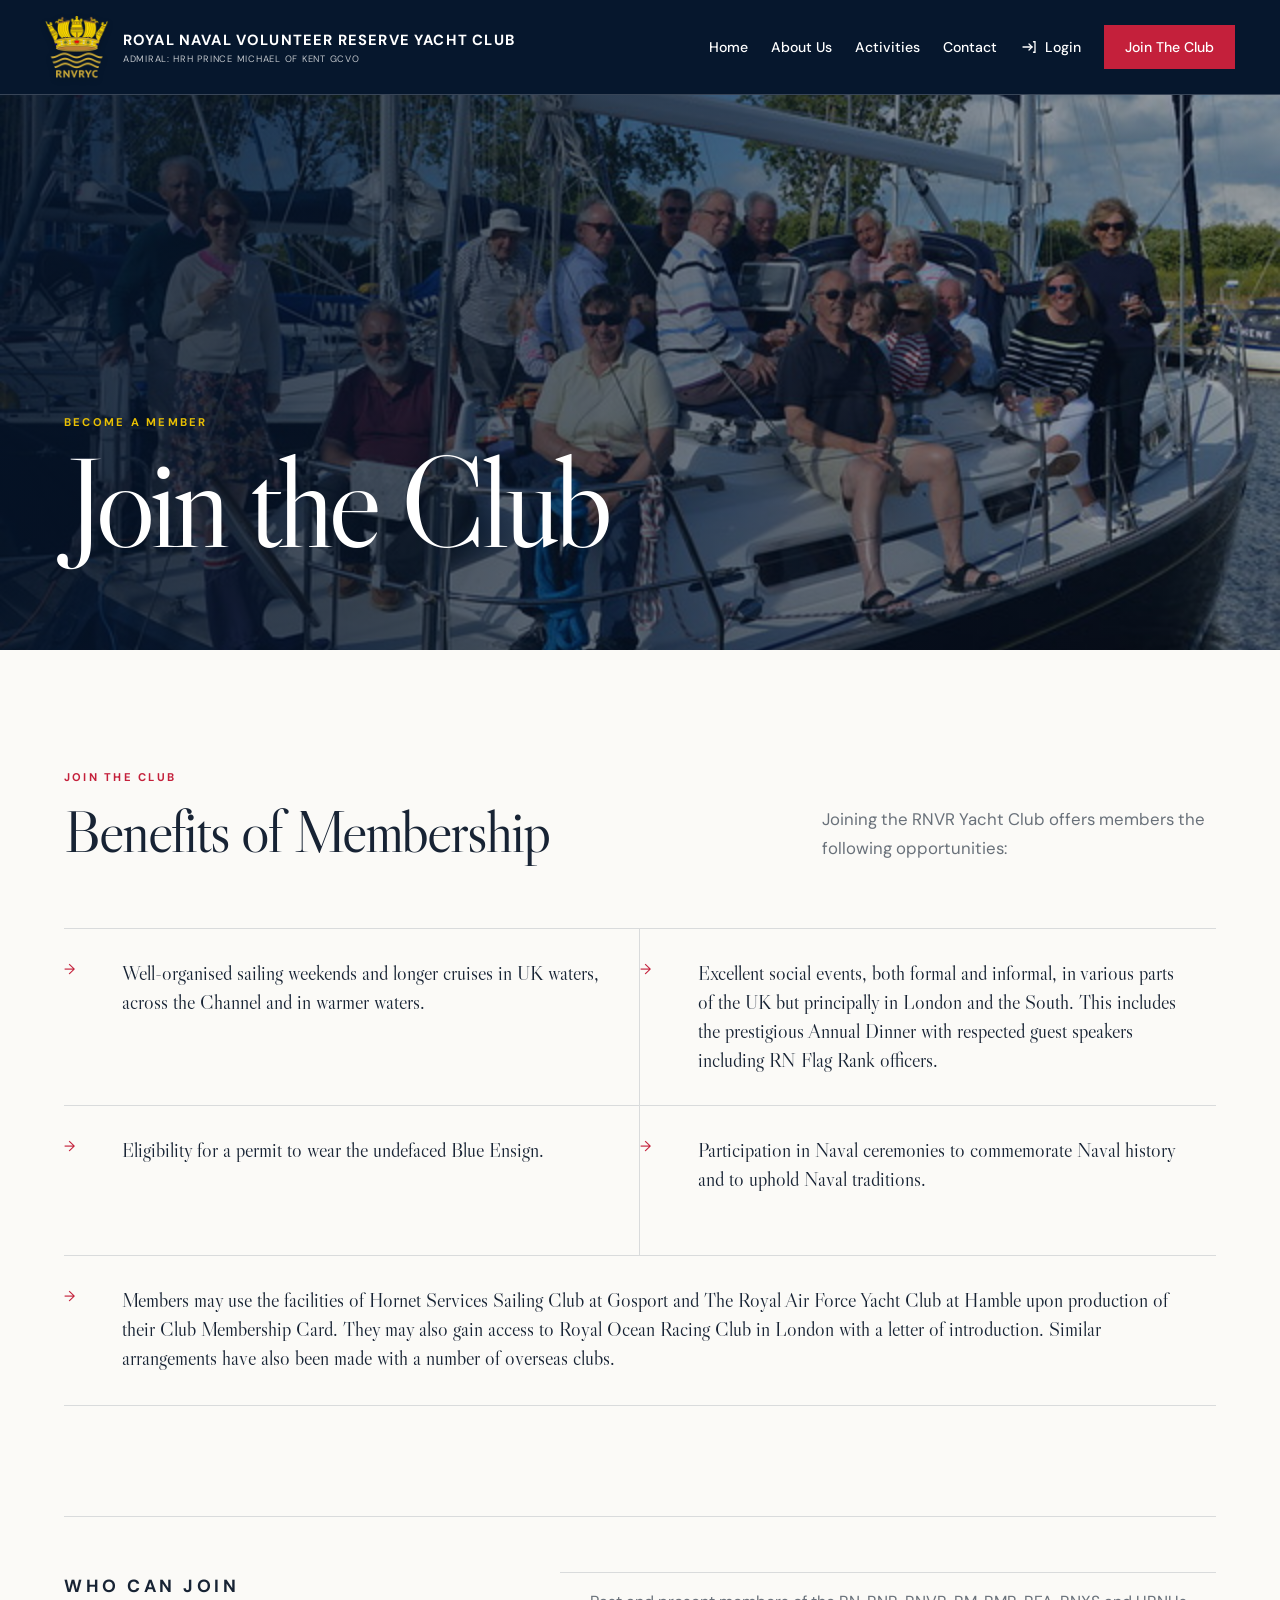
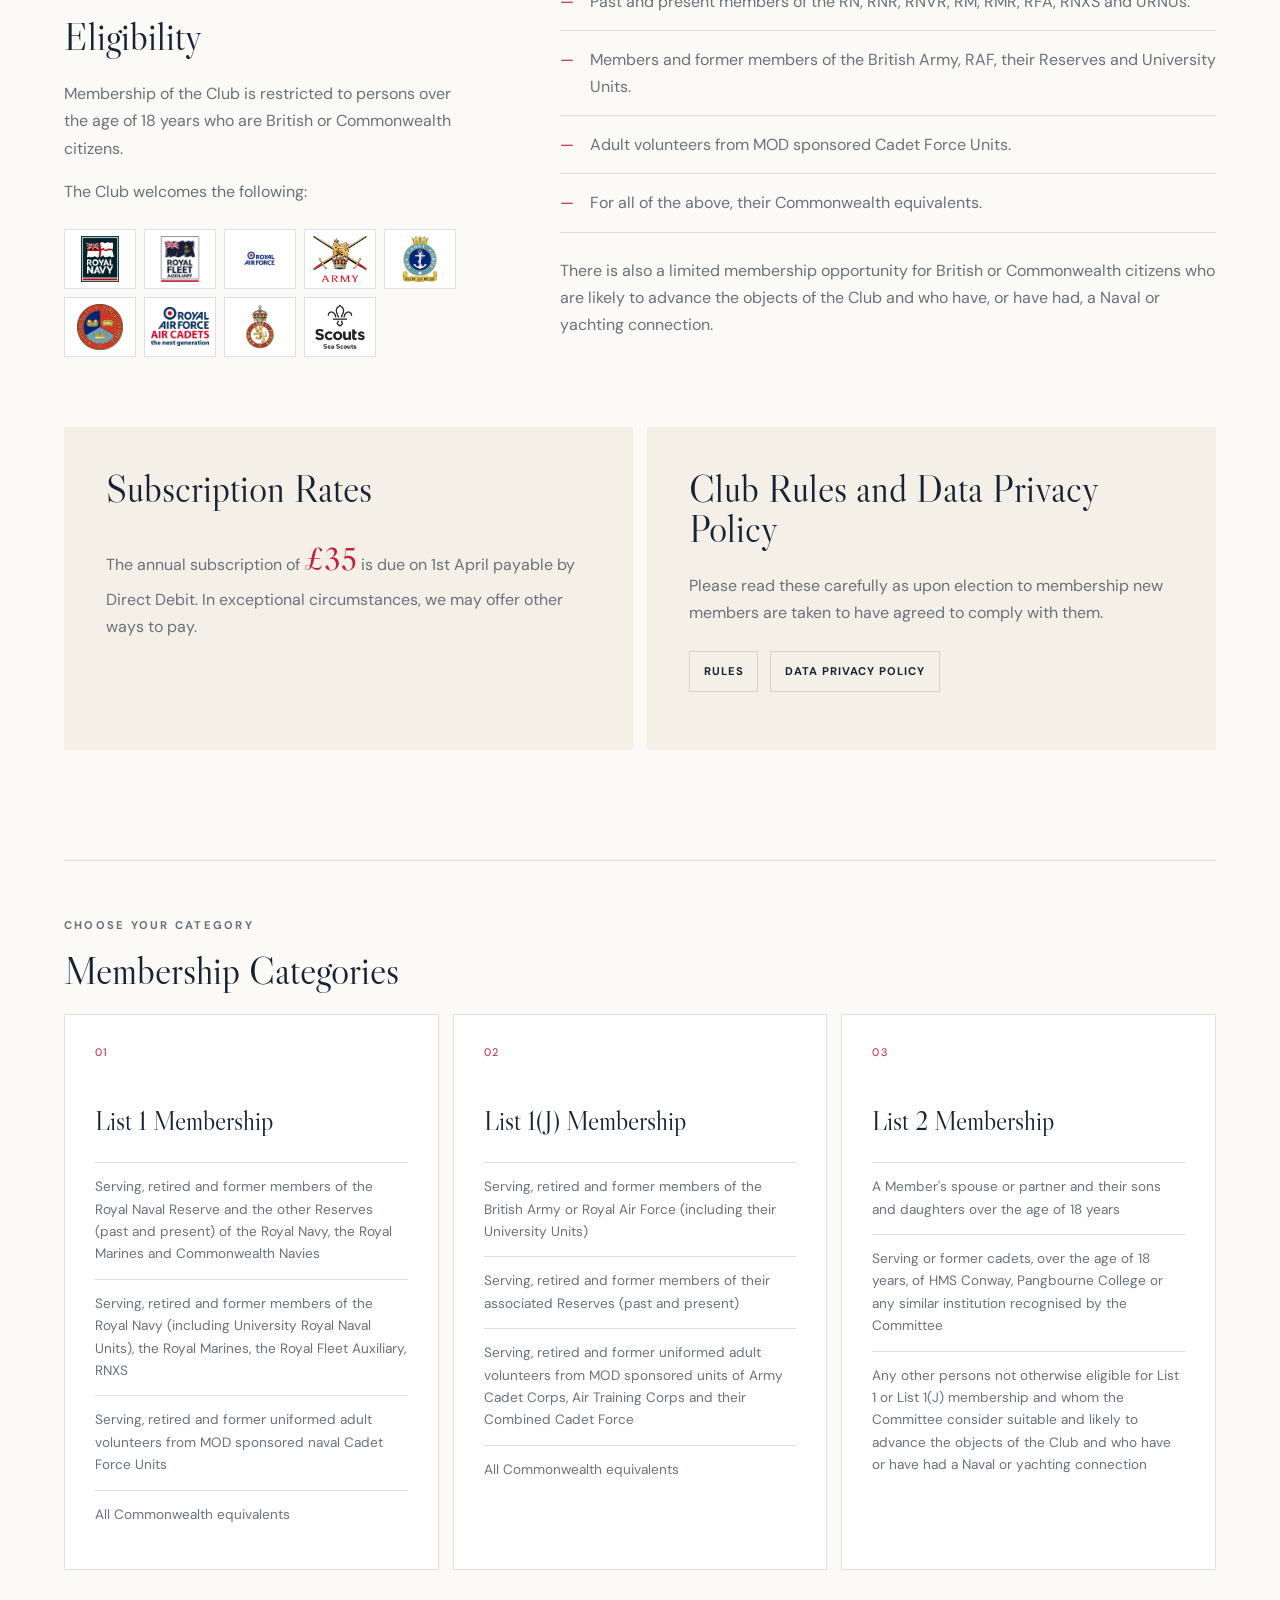
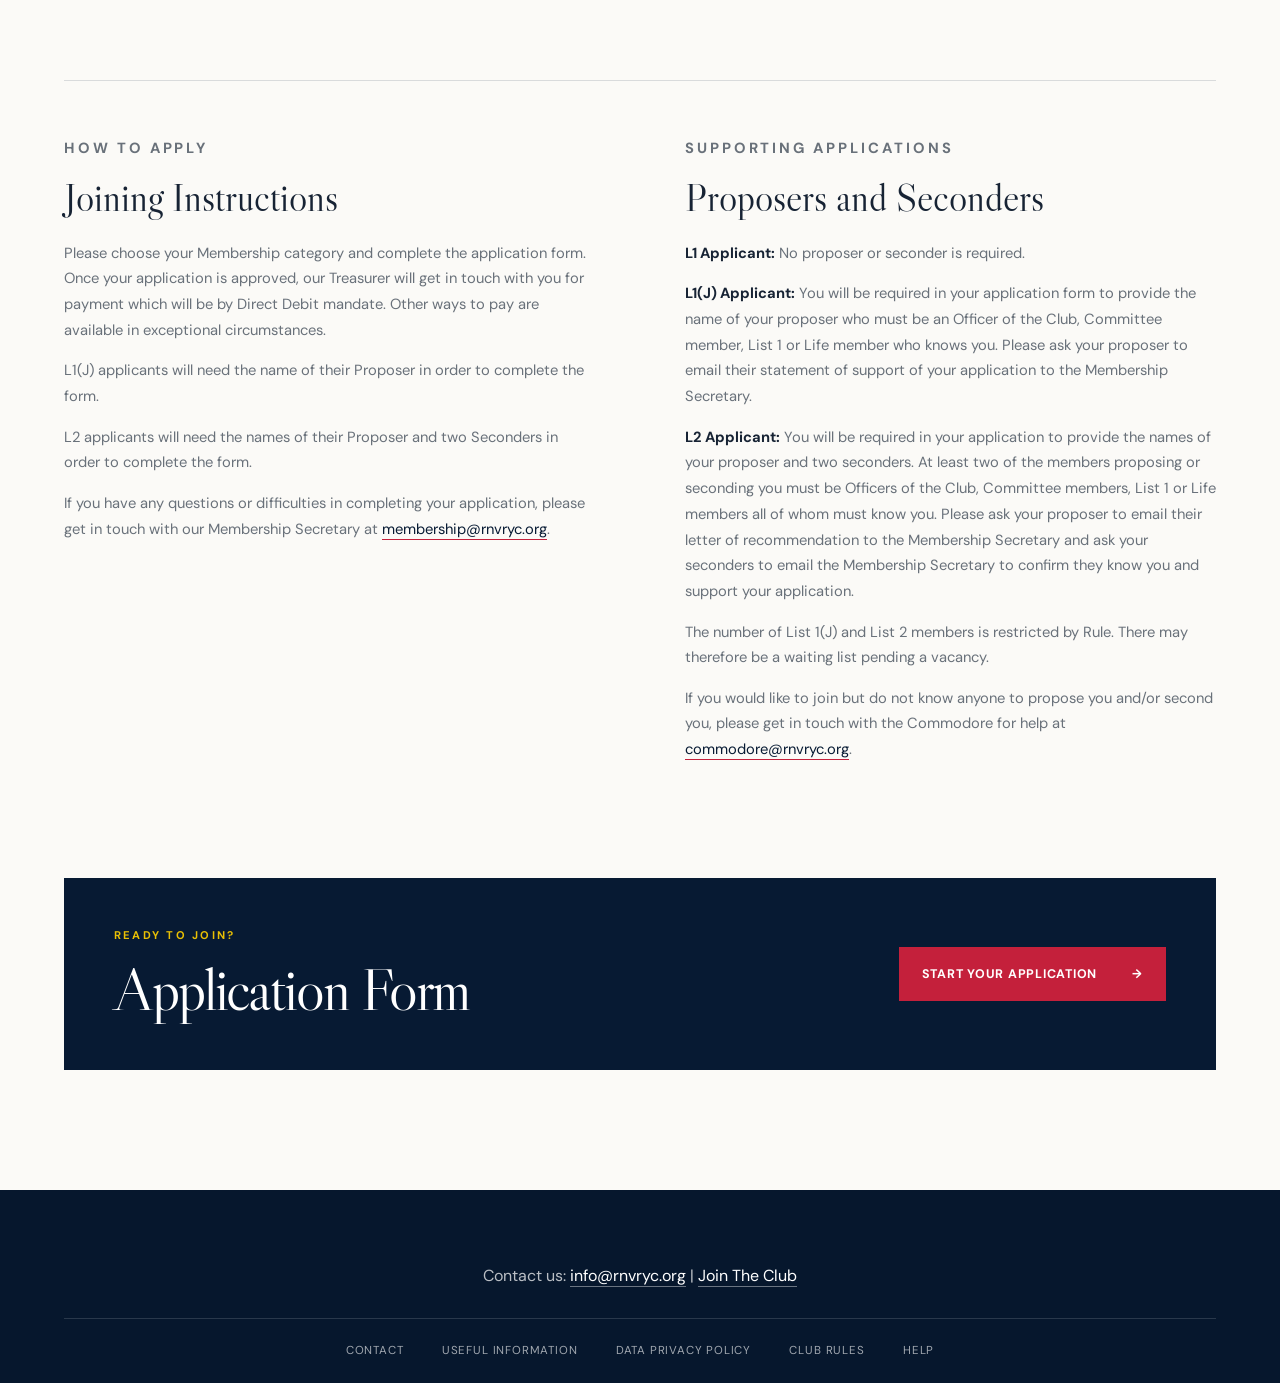
<file: join.html>
<!doctype html>
<html lang="en">
<head>
  <meta charset="utf-8">
  <meta name="viewport" content="width=device-width, initial-scale=1">
  <meta name="description" content="Join the Royal Naval Volunteer Reserve Yacht Club. Membership benefits, eligibility, categories and application instructions.">
  <title>Join The Club | RNVR Yacht Club</title>
  <link rel="icon" type="image/png" href="assets/favicon.png">
  <link rel="preconnect" href="https://fonts.googleapis.com">
  <link rel="preconnect" href="https://fonts.gstatic.com" crossorigin>
  <link href="https://fonts.googleapis.com/css2?family=DM+Sans:wght@400;500;600;700&amp;family=Libre+Caslon+Display&amp;display=swap" rel="stylesheet">
  <link rel="stylesheet" href="styles.css?v=20260710-revert-red">
</head>
<body class="info-page join-page">
  <a class="skip-link" href="#main">Skip to content</a>
  <header class="site-header privacy-header">
    <div class="header-inner">
      <a class="brand" href="index.html"><img class="brand-crest" src="assets/rnvryc-logo.png" alt=""><span><strong>Royal Naval Volunteer Reserve Yacht Club</strong><small>Admiral: HRH Prince Michael of Kent GCVO</small></span></a>
      <button class="menu-toggle" type="button" aria-expanded="false" aria-controls="primary-nav"><span></span><span></span><span></span><b>Menu</b></button>
      <nav id="primary-nav" class="primary-nav" aria-label="Main navigation">
        <a href="index.html">Home</a><a href="about.html">About Us</a><a href="activities.html">Activities</a><a href="contact.html">Contact</a>
        <a class="member-link login-link" href="https://www.rnvryc.org/Sys/Login"><svg viewBox="0 0 24 24" aria-hidden="true"><path d="M4 12h12"></path><path d="m12 8 4 4-4 4"></path><path d="M18 5h2v14h-2"></path></svg><span>Login</span></a>
        <a class="nav-join active" href="join.html">Join The Club</a>
      </nav>
    </div>
  </header>

  <main id="main">
    <header class="join-page-hero">
      <img src="assets/social.jpg" alt="RNVRYC members together at a Club event">
      <div></div>
      <section><p>Become a member</p><h1>Join the Club</h1></section>
    </header>

    <section class="join-page-content section">
      <div class="join-heading">
        <div><p class="join-label">Join The Club</p><h2>Benefits of Membership</h2></div>
        <p>Joining the RNVR Yacht Club offers members the following opportunities:</p>
      </div>
      <div class="join-benefits">
        <p>Well-organised sailing weekends and longer cruises in UK waters, across the Channel and in warmer waters.</p>
        <p>Excellent social events, both formal and informal, in various parts of the UK but principally in London and the South. This includes the prestigious Annual Dinner with respected guest speakers including RN Flag Rank officers.</p>
        <p>Eligibility for a permit to wear the undefaced Blue Ensign.</p>
        <p>Participation in Naval ceremonies to commemorate Naval history and to uphold Naval traditions.</p>
        <p>Members may use the facilities of Hornet Services Sailing Club at Gosport and The Royal Air Force Yacht Club at Hamble upon production of their Club Membership Card. They may also gain access to Royal Ocean Racing Club in London with a letter of introduction. Similar arrangements have also been made with a number of overseas clubs.</p>
      </div>

      <div class="join-block eligibility-block">
        <div><p class="join-label">Who can join</p><h3>Eligibility</h3><p>Membership of the Club is restricted to persons over the age of 18 years who are British or Commonwealth citizens.</p><p>The Club welcomes the following:</p>
          <div class="service-logos" aria-label="Armed services welcomed by the Club">
            <img src="assets/logo-royal-navy.png" alt="Royal Navy">
            <img src="assets/logo-royal-fleet-auxiliary.png" alt="Royal Fleet Auxiliary">
            <img src="assets/logo-royal-air-force.png" alt="Royal Air Force">
            <img src="assets/logo-british-army.png" alt="British Army">
            <img src="assets/logo-sea-cadet-corps.png" alt="Sea Cadet Corps">
            <img src="assets/logo-combined-cadet-force.png" alt="Combined Cadet Force">
            <img src="assets/logo-air-cadets.png" alt="Royal Air Force Air Cadets">
            <img src="assets/logo-army-cadet-force.png" alt="Army Cadet Force">
            <img src="assets/logo-sea-scouts.png" alt="Sea Scouts">
          </div>
        </div>
        <div><ul>
          <li>Past and present members of the RN, RNR, RNVR, RM, RMR, RFA, RNXS and URNUs.</li>
          <li>Members and former members of the British Army, RAF, their Reserves and University Units.</li>
          <li>Adult volunteers from MOD sponsored Cadet Force Units.</li>
          <li>For all of the above, their Commonwealth equivalents.</li>
        </ul><p>There is also a limited membership opportunity for British or Commonwealth citizens who are likely to advance the objects of the Club and who have, or have had, a Naval or yachting connection.</p></div>
      </div>

      <div class="join-notices">
        <article><h3>Subscription Rates</h3><p>The annual subscription of <strong>£35</strong> is due on 1st April payable by Direct Debit. In exceptional circumstances, we may offer other ways to pay.</p></article>
        <article><h3>Club Rules and Data Privacy Policy</h3><p>Please read these carefully as upon election to membership new members are taken to have agreed to comply with them.</p><p class="join-policy-links"><a href="https://www.rnvryc.org/resources/Documents/Committee%20Noticeboard/Club%20Documents/Rules.pdf">Rules</a><a href="https://www.rnvryc.org/data-privacy-policy">Data Privacy Policy</a></p></article>
      </div>

      <section class="join-categories join-block">
        <p class="join-label">Choose your category</p>
        <h3>Membership Categories</h3>
        <div class="join-category-grid">
          <article><span>01</span><h4>List 1 Membership</h4><ul>
            <li>Serving, retired and former members of the Royal Naval Reserve and the other Reserves (past and present) of the Royal Navy, the Royal Marines and Commonwealth Navies</li>
            <li>Serving, retired and former members of the Royal Navy (including University Royal Naval Units), the Royal Marines, the Royal Fleet Auxiliary, RNXS</li>
            <li>Serving, retired and former uniformed adult volunteers from MOD sponsored naval Cadet Force Units</li>
            <li>All Commonwealth equivalents</li>
          </ul></article>
          <article><span>02</span><h4>List 1(J) Membership</h4><ul>
            <li>Serving, retired and former members of the British Army or Royal Air Force (including their University Units)</li>
            <li>Serving, retired and former members of their associated Reserves (past and present)</li>
            <li>Serving, retired and former uniformed adult volunteers from MOD sponsored units of Army Cadet Corps, Air Training Corps and their Combined Cadet Force</li>
            <li>All Commonwealth equivalents</li>
          </ul></article>
          <article><span>03</span><h4>List 2 Membership</h4><ul>
            <li>A Member's spouse or partner and their sons and daughters over the age of 18 years</li>
            <li>Serving or former cadets, over the age of 18 years, of HMS Conway, Pangbourne College or any similar institution recognised by the Committee</li>
            <li>Any other persons not otherwise eligible for List 1 or List 1(J) membership and whom the Committee consider suitable and likely to advance the objects of the Club and who have or have had a Naval or yachting connection</li>
          </ul></article>
        </div>
      </section>

      <section class="join-process join-block">
        <div>
          <p class="join-label">How to apply</p><h3>Joining Instructions</h3>
          <p>Please choose your Membership category and complete the application form. Once your application is approved, our Treasurer will get in touch with you for payment which will be by Direct Debit mandate. Other ways to pay are available in exceptional circumstances.</p>
          <p>L1(J) applicants will need the name of their Proposer in order to complete the form.</p>
          <p>L2 applicants will need the names of their Proposer and two Seconders in order to complete the form.</p>
          <p>If you have any questions or difficulties in completing your application, please get in touch with our Membership Secretary at <a href="mailto:membership@rnvryc.org">membership@rnvryc.org</a>.</p>
        </div>
        <div>
          <p class="join-label">Supporting applications</p><h3>Proposers and Seconders</h3>
          <p><strong>L1 Applicant:</strong> No proposer or seconder is required.</p>
          <p><strong>L1(J) Applicant:</strong> You will be required in your application form to provide the name of your proposer who must be an Officer of the Club, Committee member, List 1 or Life member who knows you. Please ask your proposer to email their statement of support of your application to the Membership Secretary.</p>
          <p><strong>L2 Applicant:</strong> You will be required in your application to provide the names of your proposer and two seconders. At least two of the members proposing or seconding you must be Officers of the Club, Committee members, List 1 or Life members all of whom must know you. Please ask your proposer to email their letter of recommendation to the Membership Secretary and ask your seconders to email the Membership Secretary to confirm they know you and support your application.</p>
          <p>The number of List 1(J) and List 2 members is restricted by Rule. There may therefore be a waiting list pending a vacancy.</p>
          <p>If you would like to join but do not know anyone to propose you and/or second you, please get in touch with the Commodore for help at <a href="mailto:commodore@rnvryc.org">commodore@rnvryc.org</a>.</p>
        </div>
      </section>

      <section class="join-application">
        <div><p class="join-label">Ready to join?</p><h2>Application Form</h2></div>
        <a class="button button-primary" href="https://www.rnvryc.org/Application-form">Start your application <span>→</span></a>
      </section>
    </section>
  </main>

  <footer><p class="exact-contact">Contact us: <a href="mailto:info@rnvryc.org">info@rnvryc.org</a> | <a href="join.html">Join The Club</a></p><nav class="footer-nav" aria-label="Footer navigation"><a href="contact.html">Contact</a><a href="useful-information.html">Useful information</a><a href="privacy.html">Data Privacy Policy</a><a href="club-rules.html">Club Rules</a><a href="help.html">Help</a></nav></footer>
  <script src="script.js"></script>
</body>
</html>
</file>
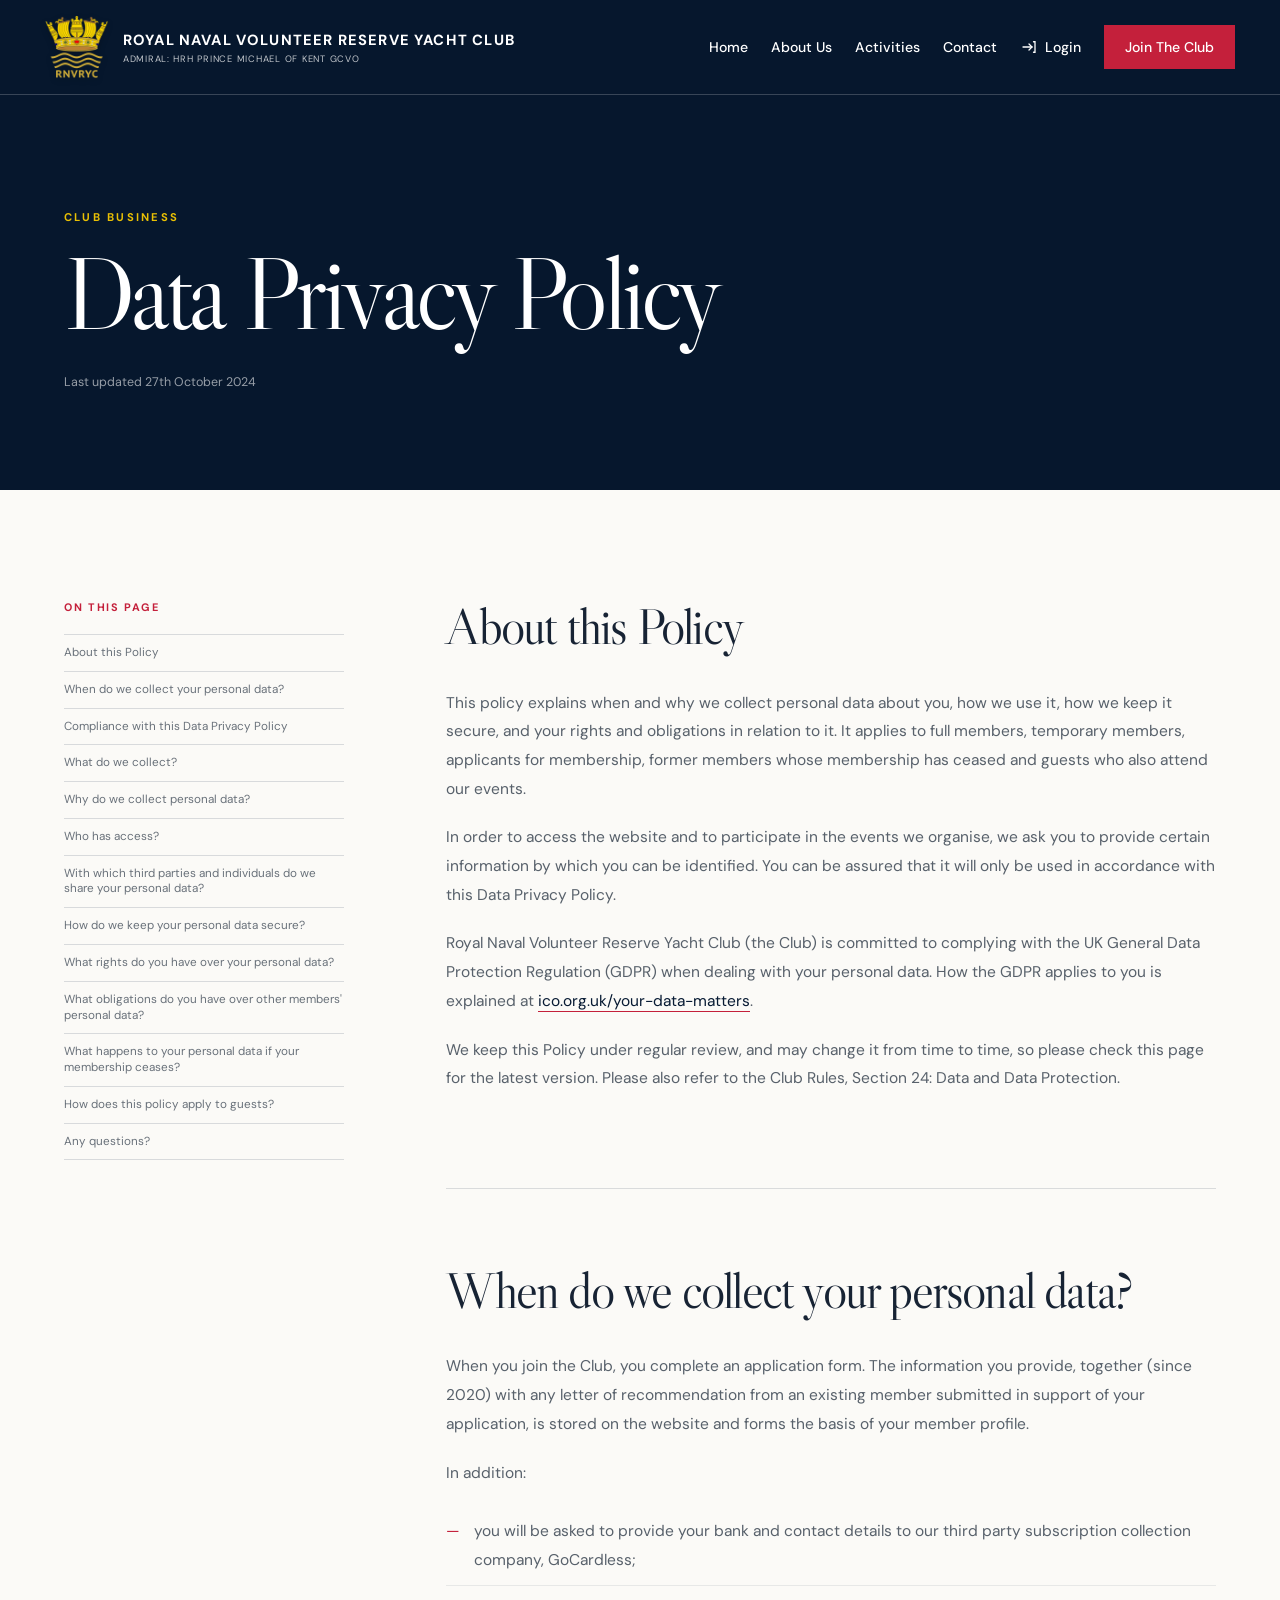
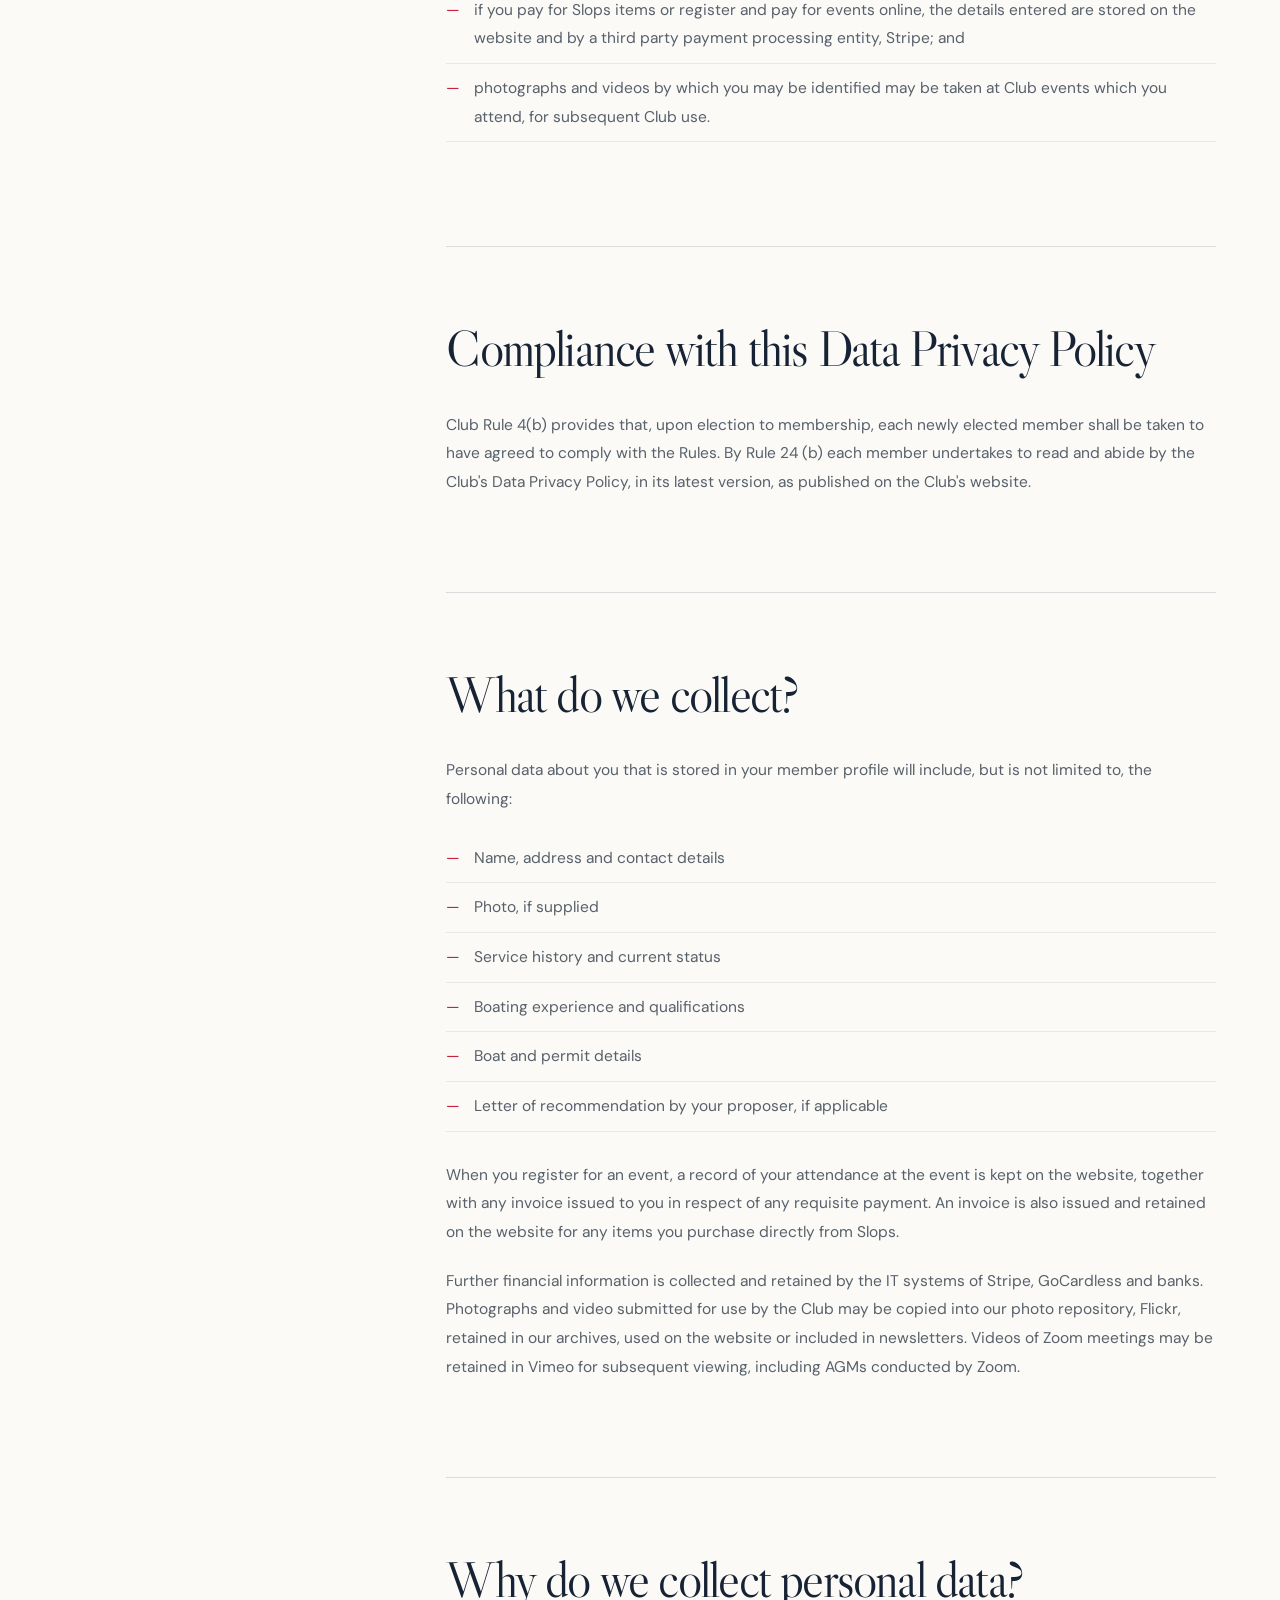
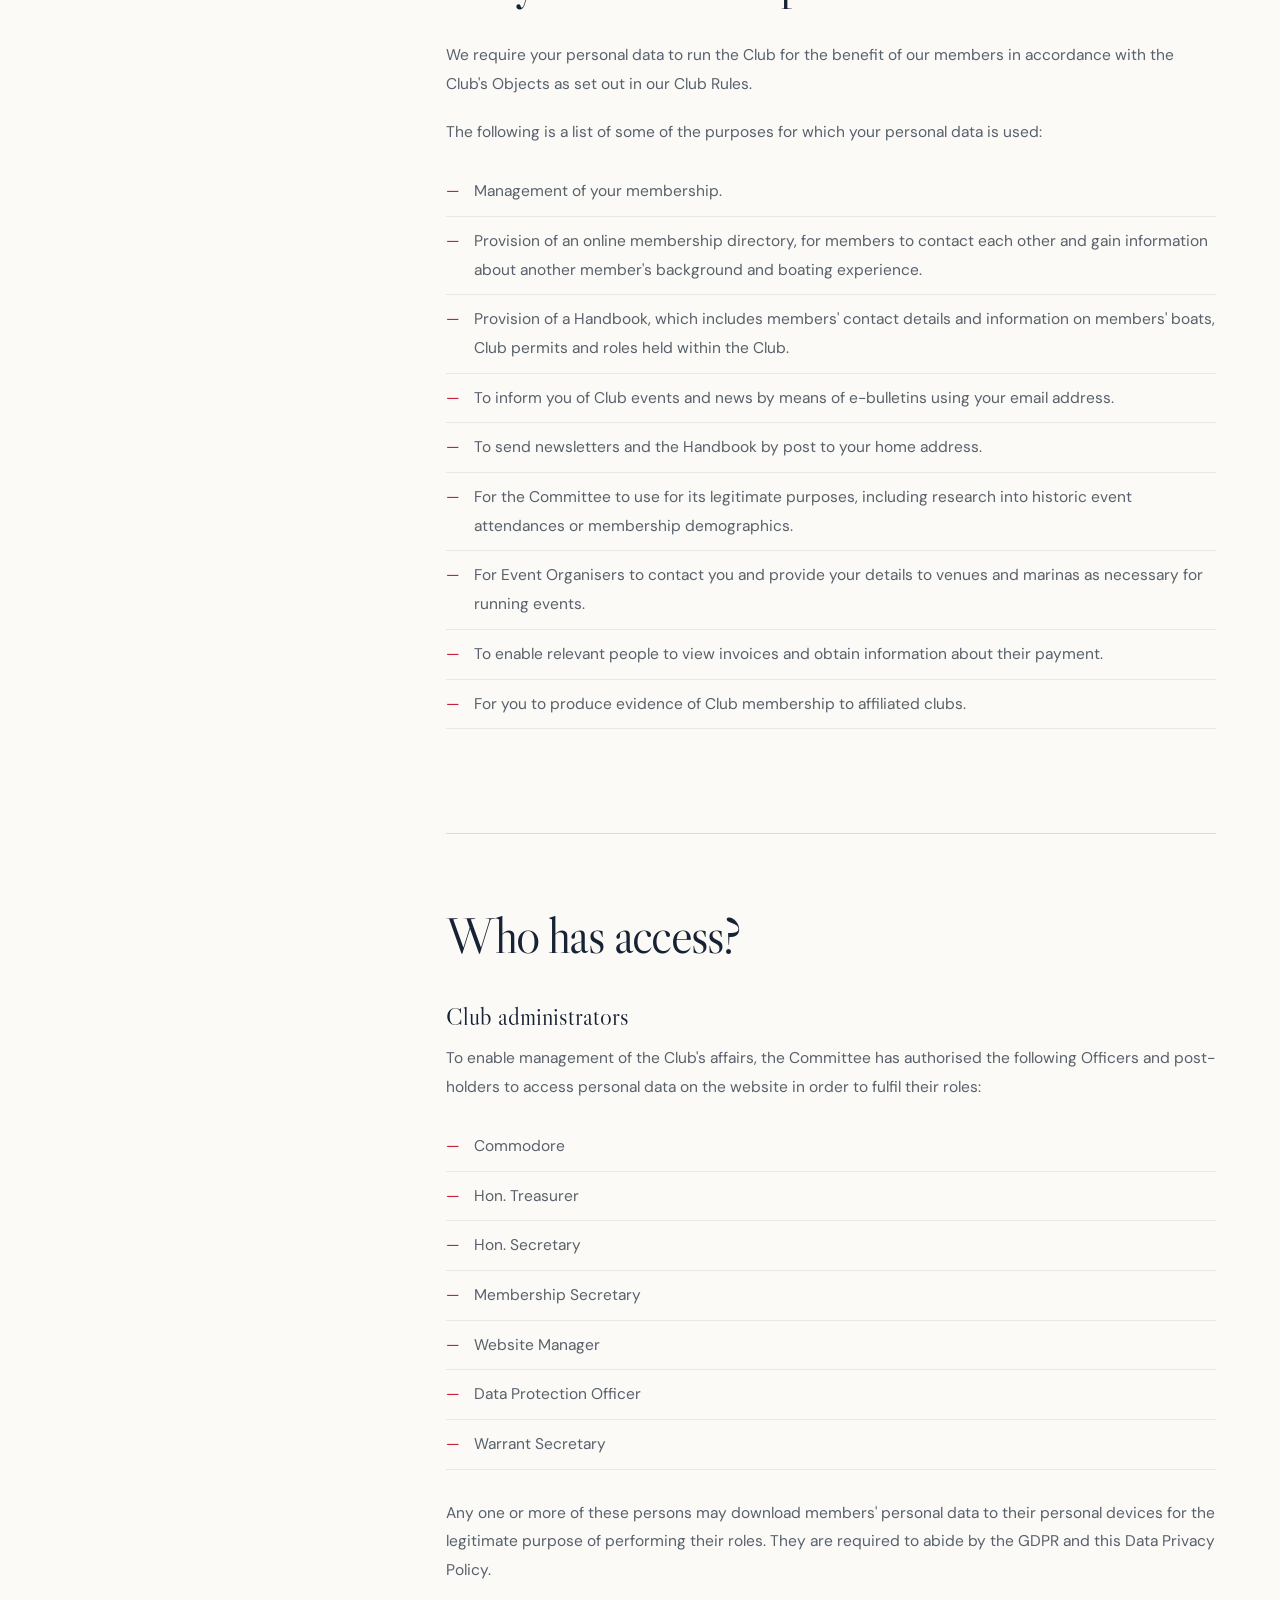
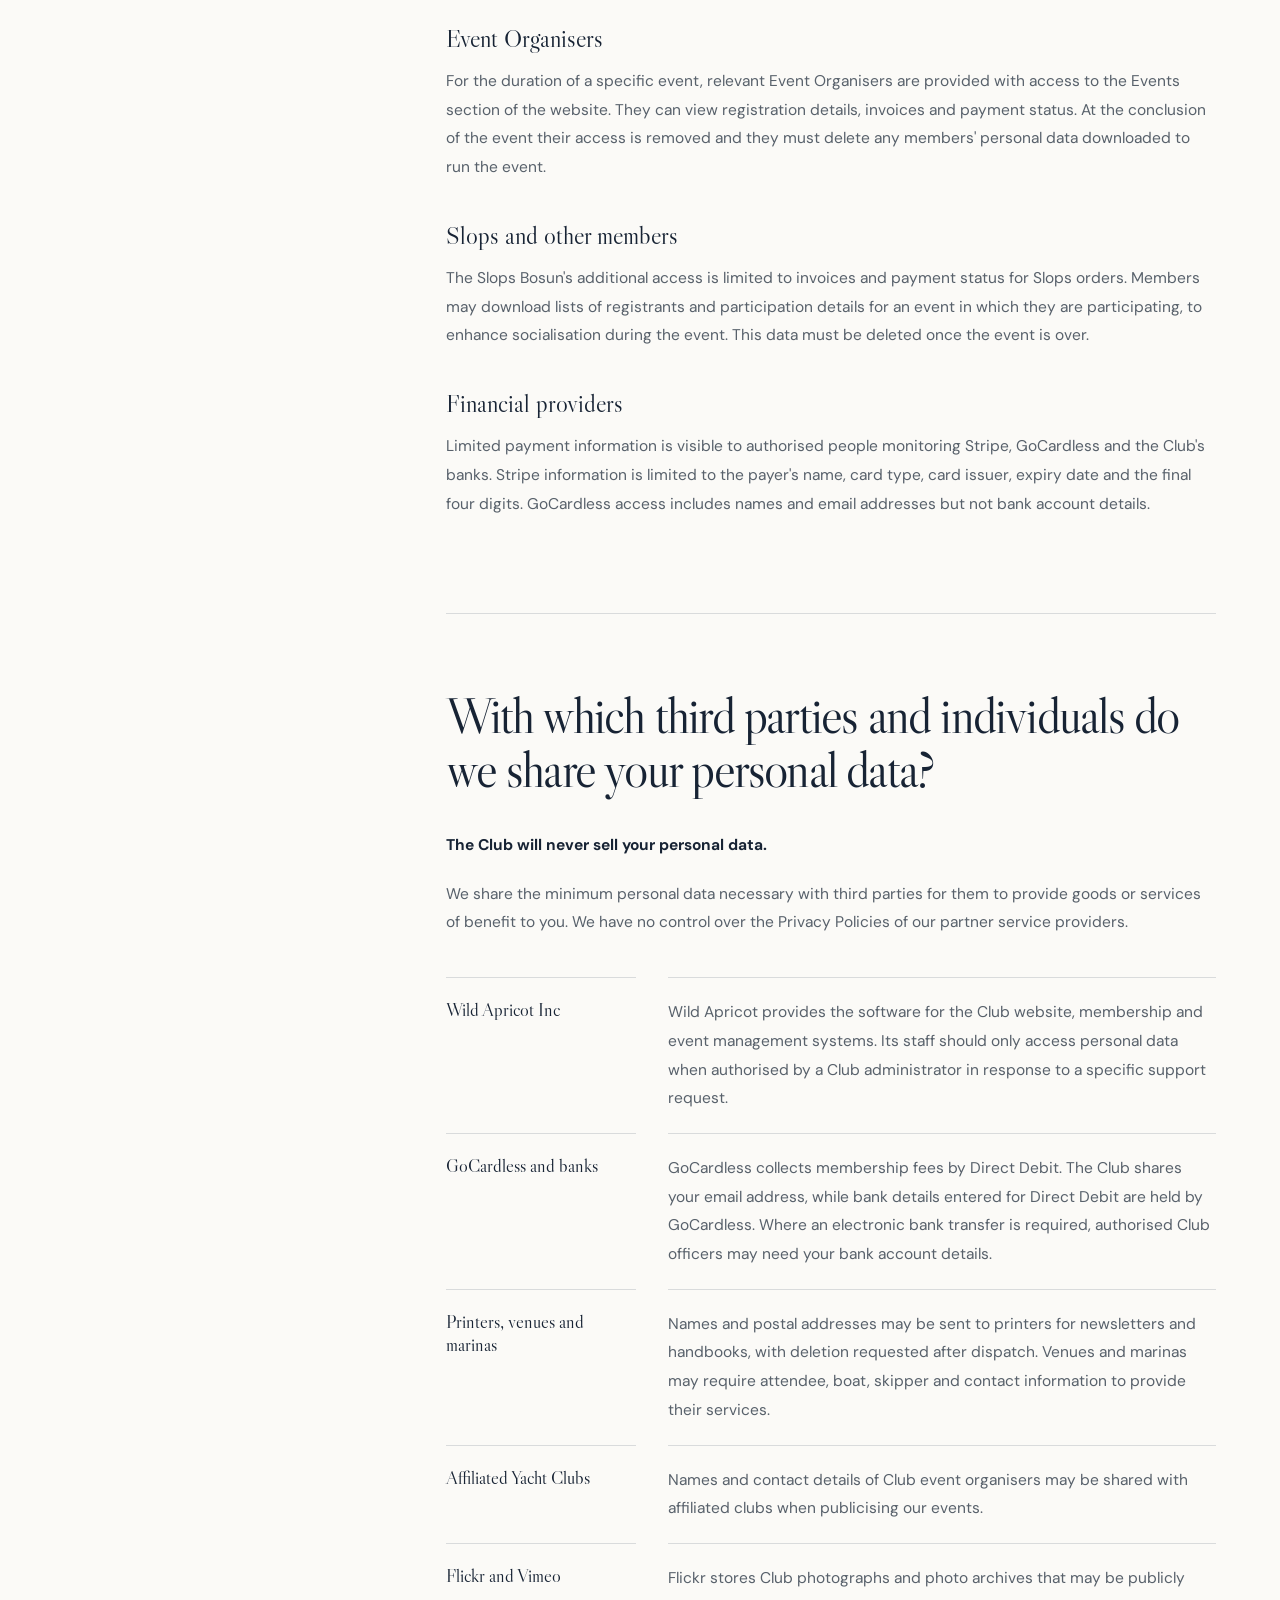
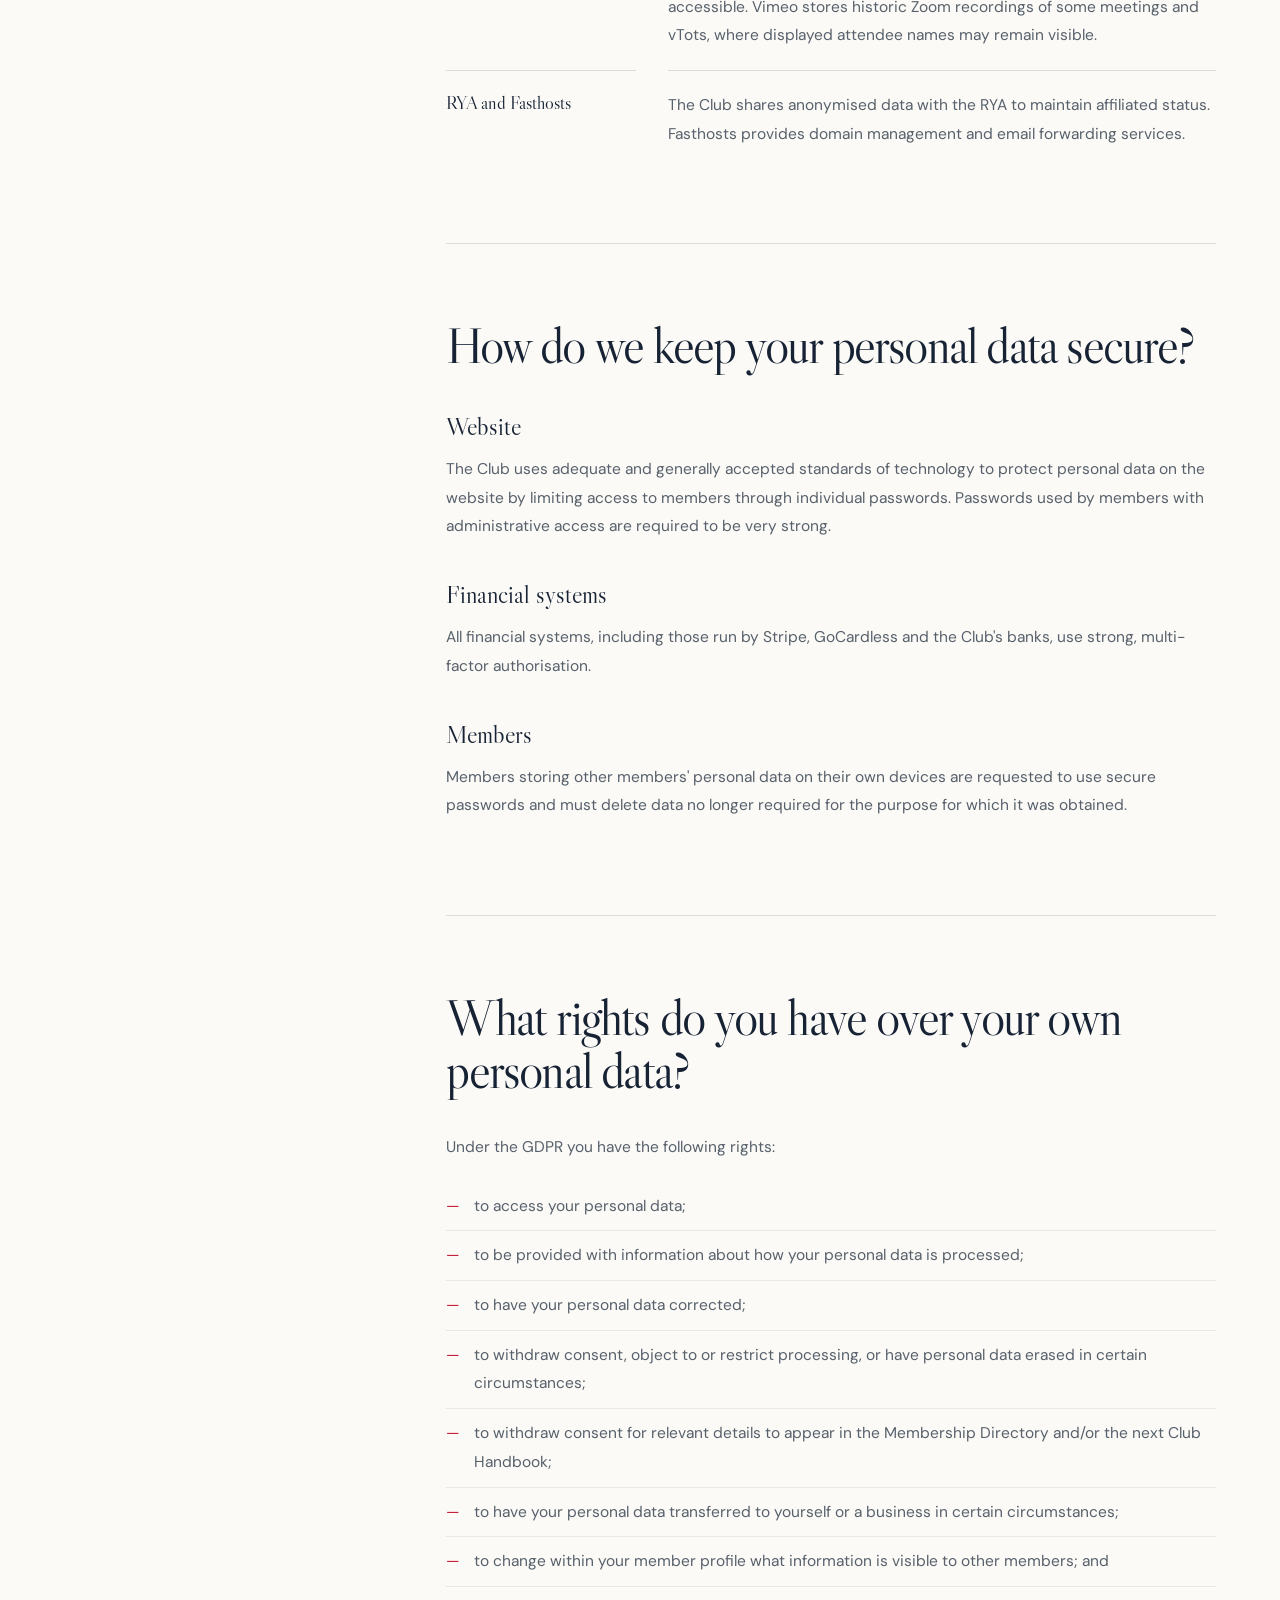
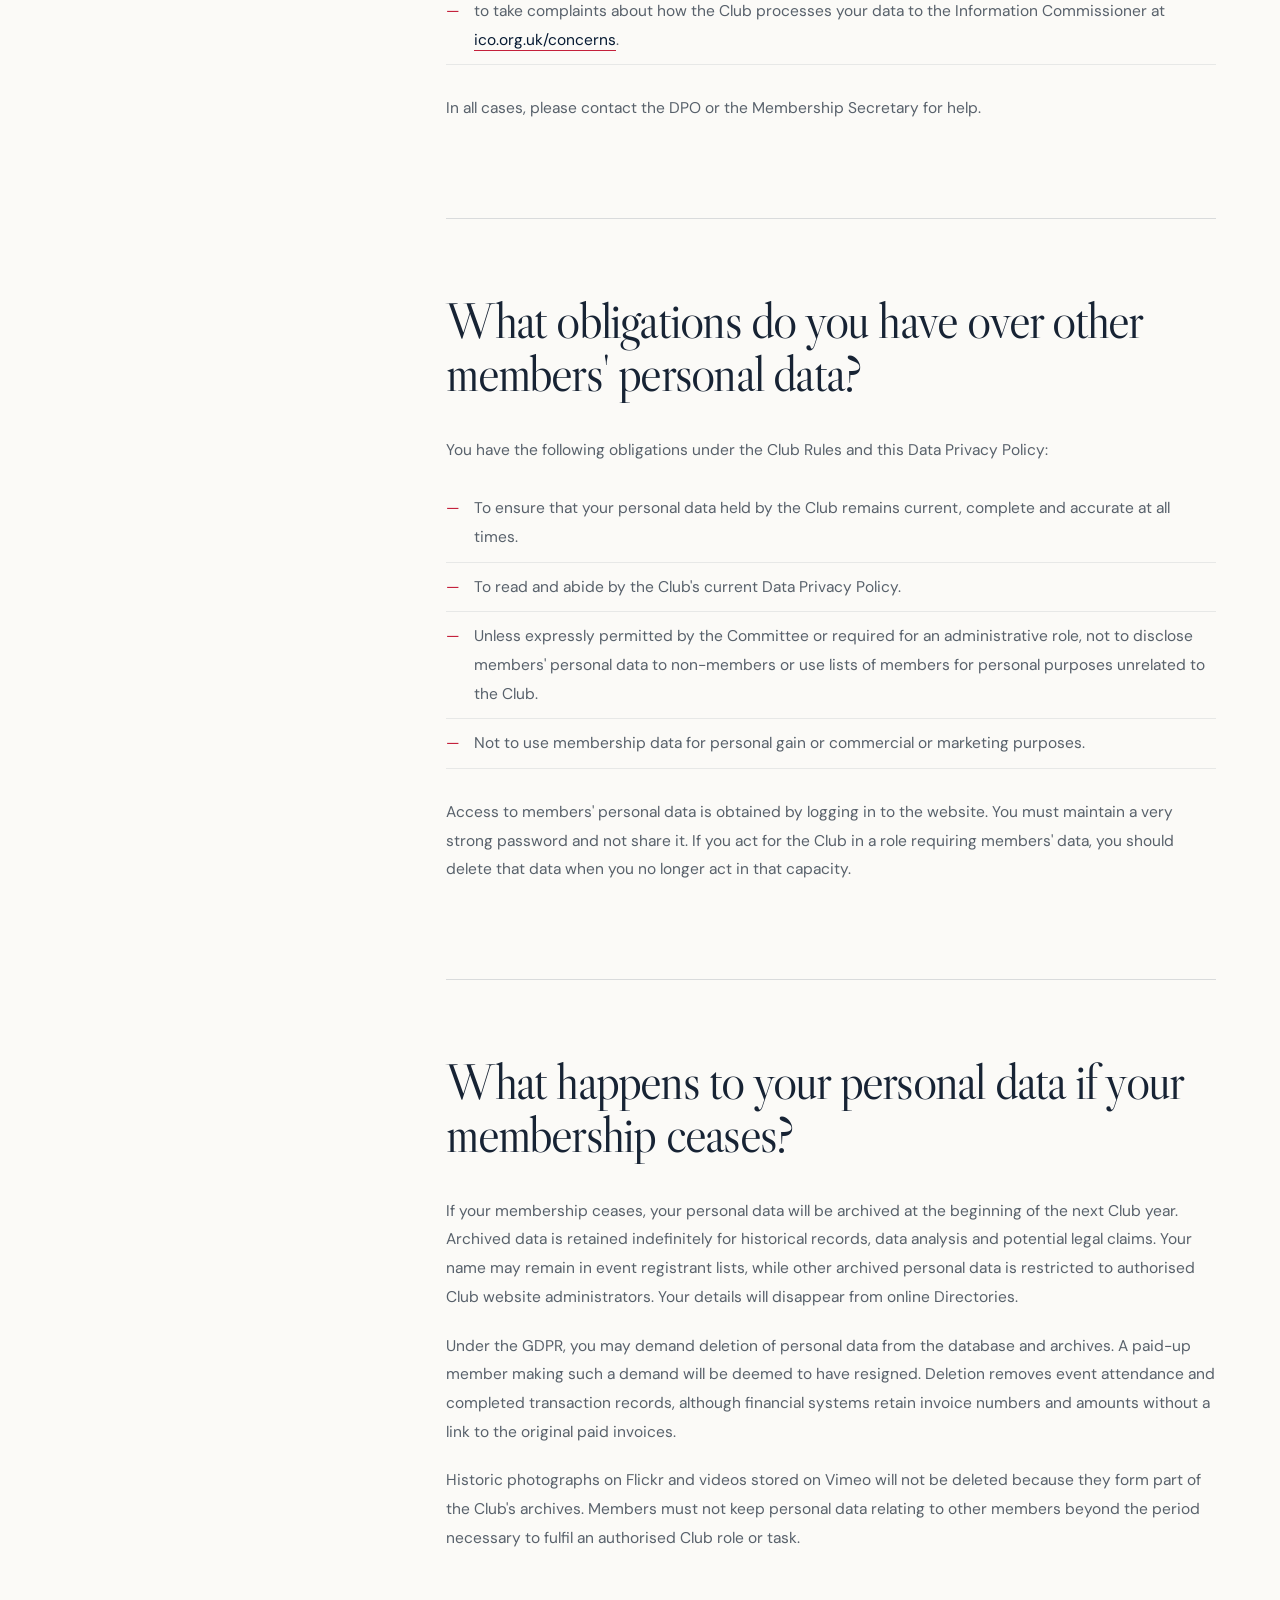
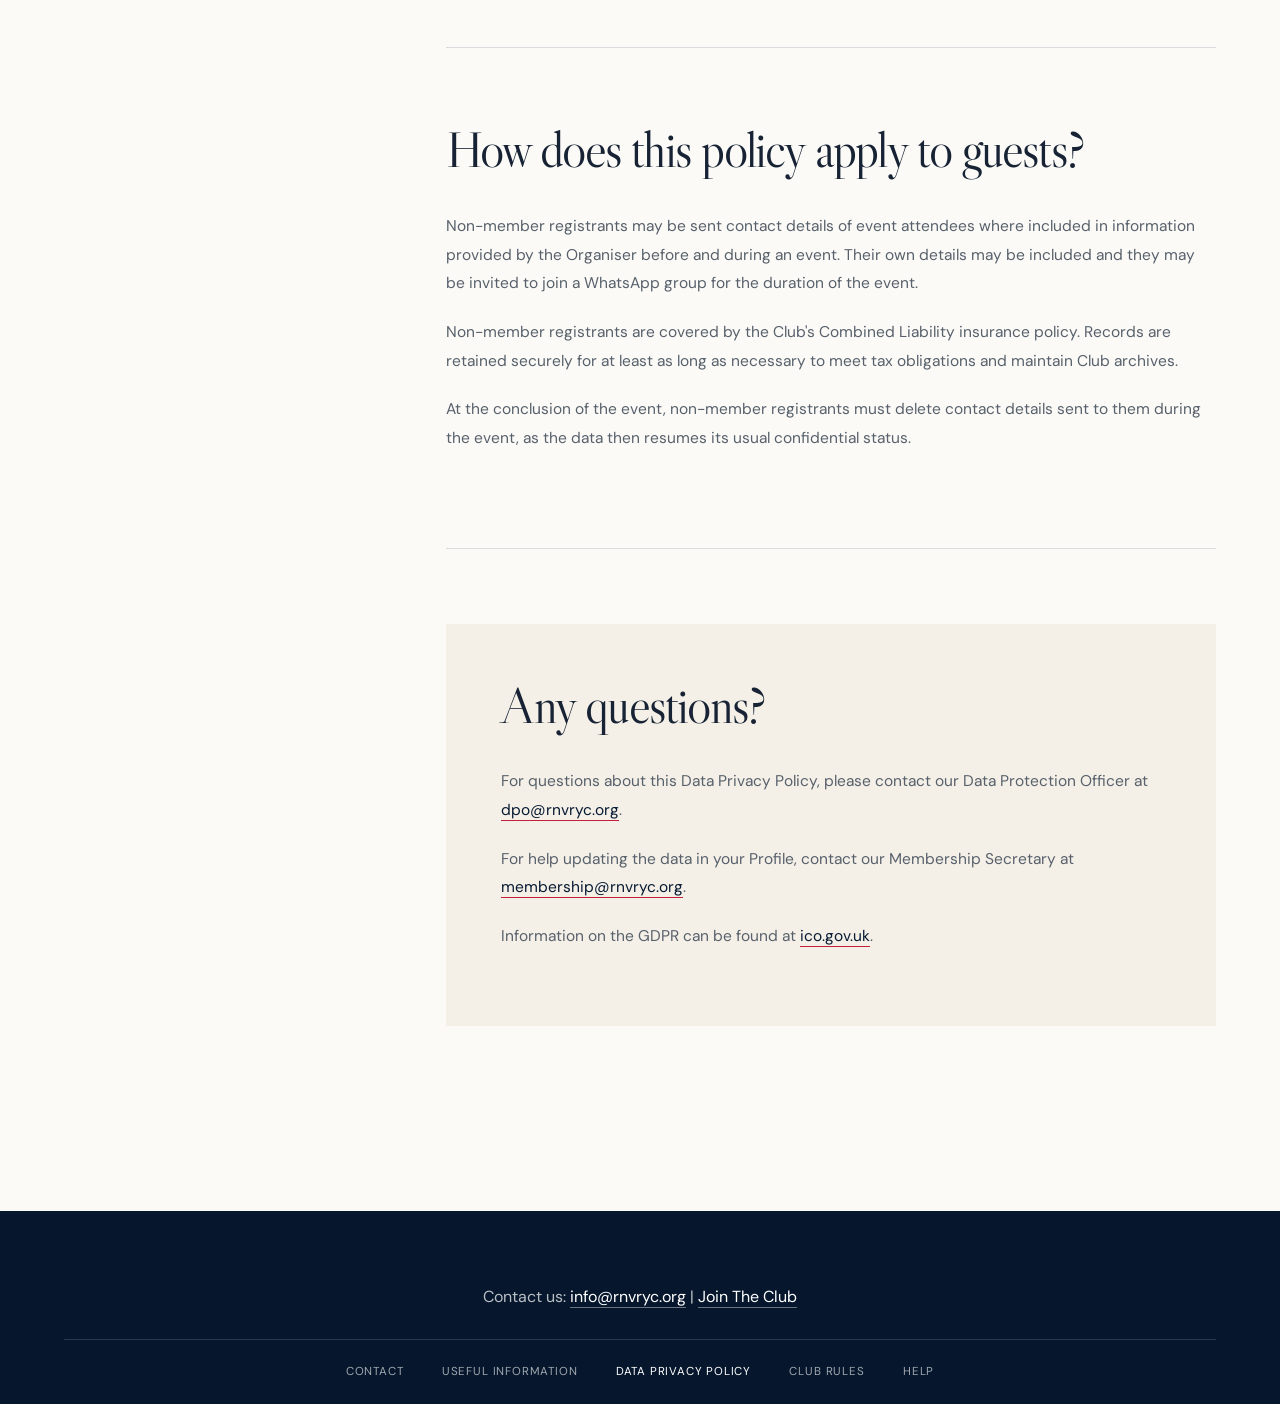
<file: privacy.html>
<!doctype html>
<html lang="en">
<head>
  <meta charset="utf-8">
  <meta name="viewport" content="width=device-width, initial-scale=1">
  <meta name="description" content="Royal Naval Volunteer Reserve Yacht Club Data Privacy Policy.">
  <title>Data Privacy Policy | RNVR Yacht Club</title>
  <link rel="icon" type="image/png" href="assets/favicon.png">
  <link rel="preconnect" href="https://fonts.googleapis.com">
  <link rel="preconnect" href="https://fonts.gstatic.com" crossorigin>
  <link href="https://fonts.googleapis.com/css2?family=DM+Sans:wght@400;500;600;700&amp;family=Libre+Caslon+Display&amp;display=swap" rel="stylesheet">
  <link rel="stylesheet" href="styles.css?v=20260710-revert-red">
</head>
<body class="privacy-page">
  <a class="skip-link" href="#main">Skip to content</a>

  <header class="site-header privacy-header">
    <div class="header-inner">
      <a class="brand" href="index.html" aria-label="RNVR Yacht Club home">
        <img class="brand-crest" src="assets/rnvryc-logo.png" alt="">
        <span><strong>Royal Naval Volunteer Reserve Yacht Club</strong><small>Admiral: HRH Prince Michael of Kent GCVO</small></span>
      </a>
      <button class="menu-toggle" type="button" aria-expanded="false" aria-controls="primary-nav"><span></span><span></span><span></span><b>Menu</b></button>
      <nav id="primary-nav" class="primary-nav" aria-label="Main navigation">
        <a href="index.html">Home</a><a href="about.html">About Us</a><a href="activities.html">Activities</a><a href="contact.html">Contact</a>
        <a class="member-link login-link" href="https://www.rnvryc.org/Sys/Login"><svg viewBox="0 0 24 24" aria-hidden="true"><path d="M4 12h12"></path><path d="m12 8 4 4-4 4"></path><path d="M18 5h2v14h-2"></path></svg><span>Login</span></a>
        <a class="nav-join" href="join.html">Join The Club</a>
      </nav>
    </div>
  </header>

  <main id="main" class="policy-main">
    <header class="policy-hero">
      <p>Club Business</p>
      <h1>Data Privacy Policy</h1>
      <p class="policy-date">Last updated 27th October 2024</p>
    </header>

    <div class="policy-layout">
      <aside class="policy-index">
        <p>On this page</p>
        <nav aria-label="Privacy policy contents">
          <a href="#about">About this Policy</a>
          <a href="#collection">When do we collect your personal data?</a>
          <a href="#compliance">Compliance with this Data Privacy Policy</a>
          <a href="#what">What do we collect?</a>
          <a href="#why">Why do we collect personal data?</a>
          <a href="#access">Who has access?</a>
          <a href="#sharing">With which third parties and individuals do we share your personal data?</a>
          <a href="#security">How do we keep your personal data secure?</a>
          <a href="#rights">What rights do you have over your personal data?</a>
          <a href="#obligations">What obligations do you have over other members' personal data?</a>
          <a href="#ceased">What happens to your personal data if your membership ceases?</a>
          <a href="#guests">How does this policy apply to guests?</a>
          <a href="#questions">Any questions?</a>
        </nav>
      </aside>

      <article class="policy-content">
        <section id="about">
          <h2>About this Policy</h2>
          <p>This policy explains when and why we collect personal data about you, how we use it, how we keep it secure, and your rights and obligations in relation to it. It applies to full members, temporary members, applicants for membership, former members whose membership has ceased and guests who also attend our events.</p>
          <p>In order to access the website and to participate in the events we organise, we ask you to provide certain information by which you can be identified. You can be assured that it will only be used in accordance with this Data Privacy Policy.</p>
          <p>Royal Naval Volunteer Reserve Yacht Club (the Club) is committed to complying with the UK General Data Protection Regulation (GDPR) when dealing with your personal data. How the GDPR applies to you is explained at <a href="https://ico.org.uk/your-data-matters/">ico.org.uk/your-data-matters</a>.</p>
          <p>We keep this Policy under regular review, and may change it from time to time, so please check this page for the latest version. Please also refer to the Club Rules, Section 24: Data and Data Protection.</p>
        </section>

        <section id="collection">
          <h2>When do we collect your personal data?</h2>
          <p>When you join the Club, you complete an application form. The information you provide, together (since 2020) with any letter of recommendation from an existing member submitted in support of your application, is stored on the website and forms the basis of your member profile.</p>
          <p>In addition:</p>
          <ul>
            <li>you will be asked to provide your bank and contact details to our third party subscription collection company, GoCardless;</li>
            <li>if you pay for Slops items or register and pay for events online, the details entered are stored on the website and by a third party payment processing entity, Stripe; and</li>
            <li>photographs and videos by which you may be identified may be taken at Club events which you attend, for subsequent Club use.</li>
          </ul>
        </section>

        <section id="compliance">
          <h2>Compliance with this Data Privacy Policy</h2>
          <p>Club Rule 4(b) provides that, upon election to membership, each newly elected member shall be taken to have agreed to comply with the Rules. By Rule 24 (b) each member undertakes to read and abide by the Club's Data Privacy Policy, in its latest version, as published on the Club's website.</p>
        </section>

        <section id="what">
          <h2>What do we collect?</h2>
          <p>Personal data about you that is stored in your member profile will include, but is not limited to, the following:</p>
          <ul>
            <li>Name, address and contact details</li>
            <li>Photo, if supplied</li>
            <li>Service history and current status</li>
            <li>Boating experience and qualifications</li>
            <li>Boat and permit details</li>
            <li>Letter of recommendation by your proposer, if applicable</li>
          </ul>
          <p>When you register for an event, a record of your attendance at the event is kept on the website, together with any invoice issued to you in respect of any requisite payment. An invoice is also issued and retained on the website for any items you purchase directly from Slops.</p>
          <p>Further financial information is collected and retained by the IT systems of Stripe, GoCardless and banks. Photographs and video submitted for use by the Club may be copied into our photo repository, Flickr, retained in our archives, used on the website or included in newsletters. Videos of Zoom meetings may be retained in Vimeo for subsequent viewing, including AGMs conducted by Zoom.</p>
        </section>

        <section id="why">
          <h2>Why do we collect personal data?</h2>
          <p>We require your personal data to run the Club for the benefit of our members in accordance with the Club's Objects as set out in our Club Rules.</p>
          <p>The following is a list of some of the purposes for which your personal data is used:</p>
          <ul>
            <li>Management of your membership.</li>
            <li>Provision of an online membership directory, for members to contact each other and gain information about another member's background and boating experience.</li>
            <li>Provision of a Handbook, which includes members' contact details and information on members' boats, Club permits and roles held within the Club.</li>
            <li>To inform you of Club events and news by means of e-bulletins using your email address.</li>
            <li>To send newsletters and the Handbook by post to your home address.</li>
            <li>For the Committee to use for its legitimate purposes, including research into historic event attendances or membership demographics.</li>
            <li>For Event Organisers to contact you and provide your details to venues and marinas as necessary for running events.</li>
            <li>To enable relevant people to view invoices and obtain information about their payment.</li>
            <li>For you to produce evidence of Club membership to affiliated clubs.</li>
          </ul>
        </section>

        <section id="access">
          <h2>Who has access?</h2>
          <h3>Club administrators</h3>
          <p>To enable management of the Club's affairs, the Committee has authorised the following Officers and post-holders to access personal data on the website in order to fulfil their roles:</p>
          <ul>
            <li>Commodore</li>
            <li>Hon. Treasurer</li>
            <li>Hon. Secretary</li>
            <li>Membership Secretary</li>
            <li>Website Manager</li>
            <li>Data Protection Officer</li>
            <li>Warrant Secretary</li>
          </ul>
          <p>Any one or more of these persons may download members' personal data to their personal devices for the legitimate purpose of performing their roles. They are required to abide by the GDPR and this Data Privacy Policy.</p>
          <h3>Event Organisers</h3>
          <p>For the duration of a specific event, relevant Event Organisers are provided with access to the Events section of the website. They can view registration details, invoices and payment status. At the conclusion of the event their access is removed and they must delete any members' personal data downloaded to run the event.</p>
          <h3>Slops and other members</h3>
          <p>The Slops Bosun's additional access is limited to invoices and payment status for Slops orders. Members may download lists of registrants and participation details for an event in which they are participating, to enhance socialisation during the event. This data must be deleted once the event is over.</p>
          <h3>Financial providers</h3>
          <p>Limited payment information is visible to authorised people monitoring Stripe, GoCardless and the Club's banks. Stripe information is limited to the payer's name, card type, card issuer, expiry date and the final four digits. GoCardless access includes names and email addresses but not bank account details.</p>
        </section>

        <section id="sharing">
          <h2>With which third parties and individuals do we share your personal data?</h2>
          <p><strong>The Club will never sell your personal data.</strong></p>
          <p>We share the minimum personal data necessary with third parties for them to provide goods or services of benefit to you. We have no control over the Privacy Policies of our partner service providers.</p>
          <div class="policy-parties">
            <h3>Wild Apricot Inc</h3>
            <p>Wild Apricot provides the software for the Club website, membership and event management systems. Its staff should only access personal data when authorised by a Club administrator in response to a specific support request.</p>
            <h3>GoCardless and banks</h3>
            <p>GoCardless collects membership fees by Direct Debit. The Club shares your email address, while bank details entered for Direct Debit are held by GoCardless. Where an electronic bank transfer is required, authorised Club officers may need your bank account details.</p>
            <h3>Printers, venues and marinas</h3>
            <p>Names and postal addresses may be sent to printers for newsletters and handbooks, with deletion requested after dispatch. Venues and marinas may require attendee, boat, skipper and contact information to provide their services.</p>
            <h3>Affiliated Yacht Clubs</h3>
            <p>Names and contact details of Club event organisers may be shared with affiliated clubs when publicising our events.</p>
            <h3>Flickr and Vimeo</h3>
            <p>Flickr stores Club photographs and photo archives that may be publicly accessible. Vimeo stores historic Zoom recordings of some meetings and vTots, where displayed attendee names may remain visible.</p>
            <h3>RYA and Fasthosts</h3>
            <p>The Club shares anonymised data with the RYA to maintain affiliated status. Fasthosts provides domain management and email forwarding services.</p>
          </div>
        </section>

        <section id="security">
          <h2>How do we keep your personal data secure?</h2>
          <h3>Website</h3>
          <p>The Club uses adequate and generally accepted standards of technology to protect personal data on the website by limiting access to members through individual passwords. Passwords used by members with administrative access are required to be very strong.</p>
          <h3>Financial systems</h3>
          <p>All financial systems, including those run by Stripe, GoCardless and the Club's banks, use strong, multi-factor authorisation.</p>
          <h3>Members</h3>
          <p>Members storing other members' personal data on their own devices are requested to use secure passwords and must delete data no longer required for the purpose for which it was obtained.</p>
        </section>

        <section id="rights">
          <h2>What rights do you have over your own personal data?</h2>
          <p>Under the GDPR you have the following rights:</p>
          <ul>
            <li>to access your personal data;</li>
            <li>to be provided with information about how your personal data is processed;</li>
            <li>to have your personal data corrected;</li>
            <li>to withdraw consent, object to or restrict processing, or have personal data erased in certain circumstances;</li>
            <li>to withdraw consent for relevant details to appear in the Membership Directory and/or the next Club Handbook;</li>
            <li>to have your personal data transferred to yourself or a business in certain circumstances;</li>
            <li>to change within your member profile what information is visible to other members; and</li>
            <li>to take complaints about how the Club processes your data to the Information Commissioner at <a href="https://ico.org.uk/make-a-complaint/">ico.org.uk/concerns</a>.</li>
          </ul>
          <p>In all cases, please contact the DPO or the Membership Secretary for help.</p>
        </section>

        <section id="obligations">
          <h2>What obligations do you have over other members' personal data?</h2>
          <p>You have the following obligations under the Club Rules and this Data Privacy Policy:</p>
          <ul>
            <li>To ensure that your personal data held by the Club remains current, complete and accurate at all times.</li>
            <li>To read and abide by the Club's current Data Privacy Policy.</li>
            <li>Unless expressly permitted by the Committee or required for an administrative role, not to disclose members' personal data to non-members or use lists of members for personal purposes unrelated to the Club.</li>
            <li>Not to use membership data for personal gain or commercial or marketing purposes.</li>
          </ul>
          <p>Access to members' personal data is obtained by logging in to the website. You must maintain a very strong password and not share it. If you act for the Club in a role requiring members' data, you should delete that data when you no longer act in that capacity.</p>
        </section>

        <section id="ceased">
          <h2>What happens to your personal data if your membership ceases?</h2>
          <p>If your membership ceases, your personal data will be archived at the beginning of the next Club year. Archived data is retained indefinitely for historical records, data analysis and potential legal claims. Your name may remain in event registrant lists, while other archived personal data is restricted to authorised Club website administrators. Your details will disappear from online Directories.</p>
          <p>Under the GDPR, you may demand deletion of personal data from the database and archives. A paid-up member making such a demand will be deemed to have resigned. Deletion removes event attendance and completed transaction records, although financial systems retain invoice numbers and amounts without a link to the original paid invoices.</p>
          <p>Historic photographs on Flickr and videos stored on Vimeo will not be deleted because they form part of the Club's archives. Members must not keep personal data relating to other members beyond the period necessary to fulfil an authorised Club role or task.</p>
        </section>

        <section id="guests">
          <h2>How does this policy apply to guests?</h2>
          <p>Non-member registrants may be sent contact details of event attendees where included in information provided by the Organiser before and during an event. Their own details may be included and they may be invited to join a WhatsApp group for the duration of the event.</p>
          <p>Non-member registrants are covered by the Club's Combined Liability insurance policy. Records are retained securely for at least as long as necessary to meet tax obligations and maintain Club archives.</p>
          <p>At the conclusion of the event, non-member registrants must delete contact details sent to them during the event, as the data then resumes its usual confidential status.</p>
        </section>

        <section id="questions" class="policy-contact">
          <h2>Any questions?</h2>
          <p>For questions about this Data Privacy Policy, please contact our Data Protection Officer at <a href="mailto:dpo@rnvryc.org">dpo@rnvryc.org</a>.</p>
          <p>For help updating the data in your Profile, contact our Membership Secretary at <a href="mailto:membership@rnvryc.org">membership@rnvryc.org</a>.</p>
          <p>Information on the GDPR can be found at <a href="https://ico.org.uk/">ico.gov.uk</a>.</p>
        </section>
      </article>
    </div>
  </main>

  <footer>
    <p class="exact-contact">Contact us: <a href="mailto:info@rnvryc.org">info@rnvryc.org</a> | <a href="join.html">Join The Club</a></p>
    <nav class="footer-nav" aria-label="Footer navigation">
      <a href="contact.html">Contact</a>
      <a href="useful-information.html">Useful information</a>
      <a href="privacy.html" aria-current="page">Data Privacy Policy</a>
      <a href="club-rules.html">Club Rules</a>
      <a href="help.html">Help</a>
    </nav>
  </footer>
  <script src="script.js"></script>
</body>
</html>
</file>
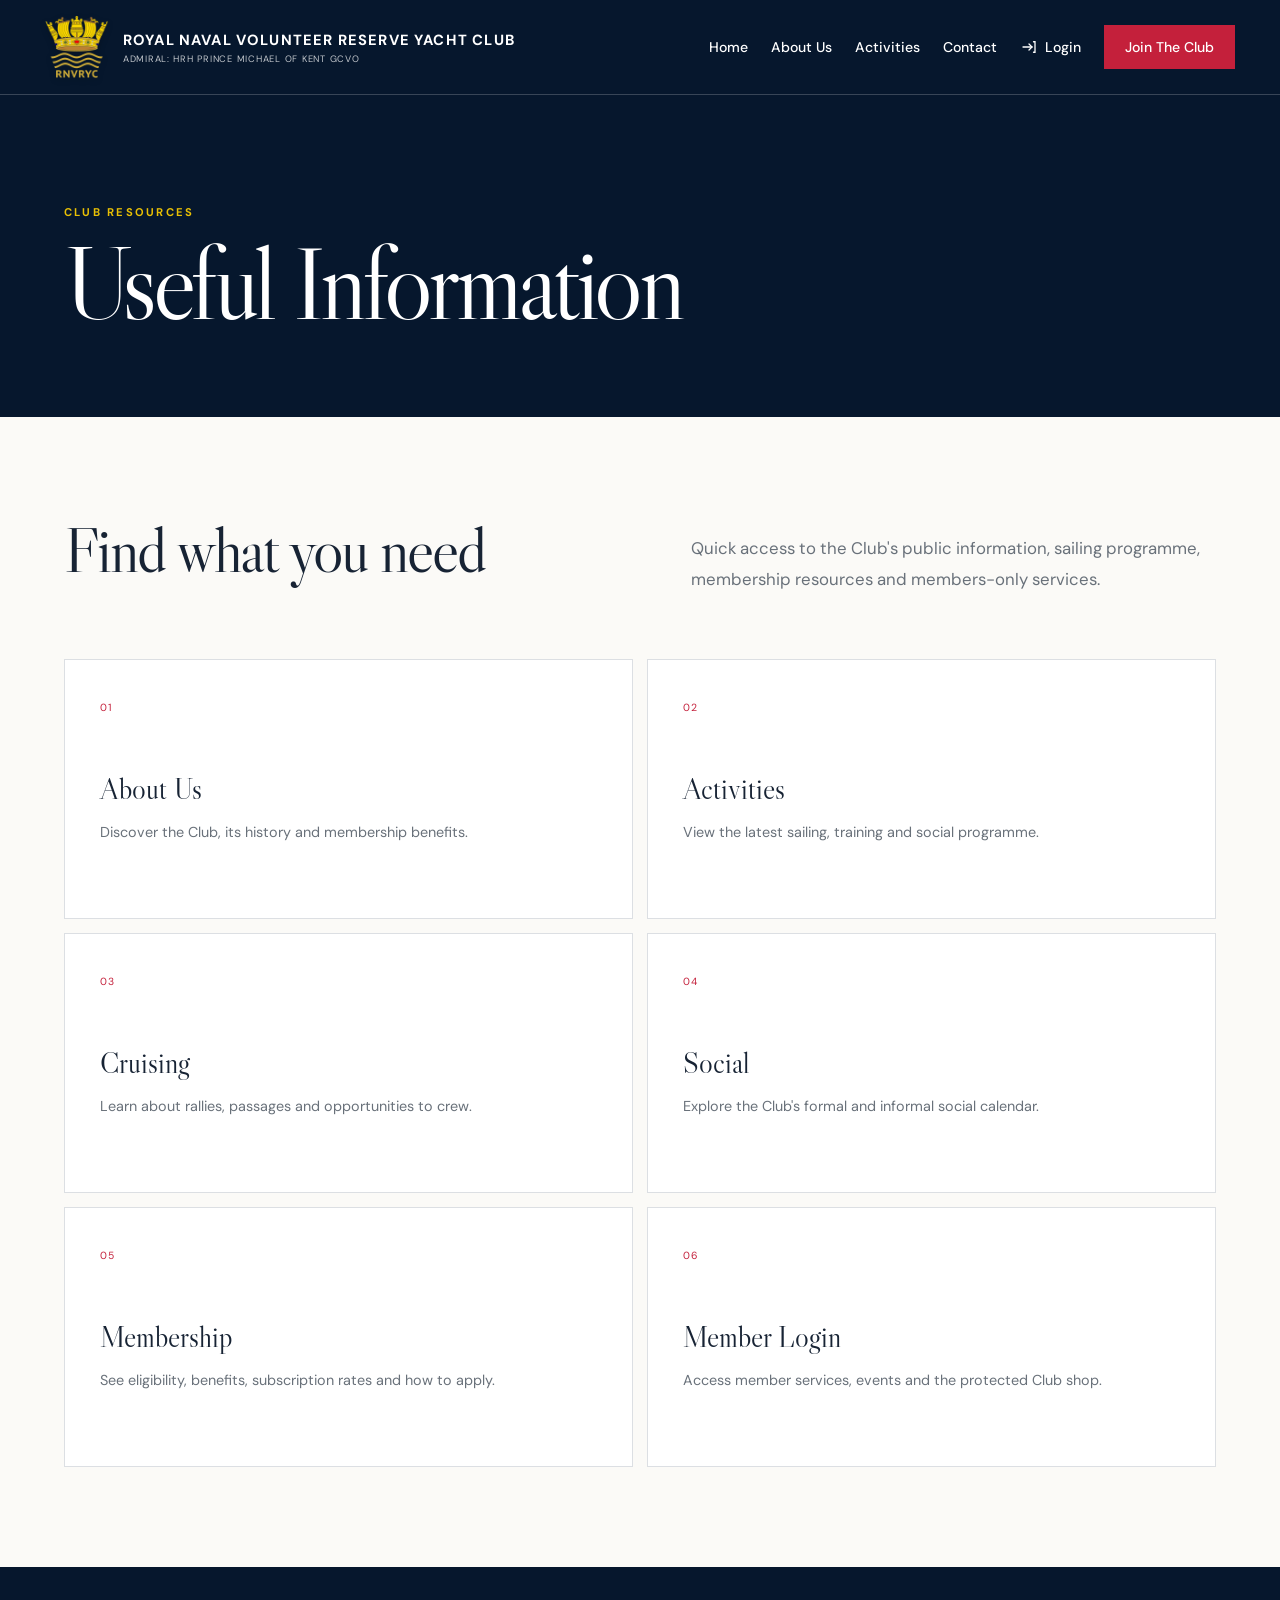
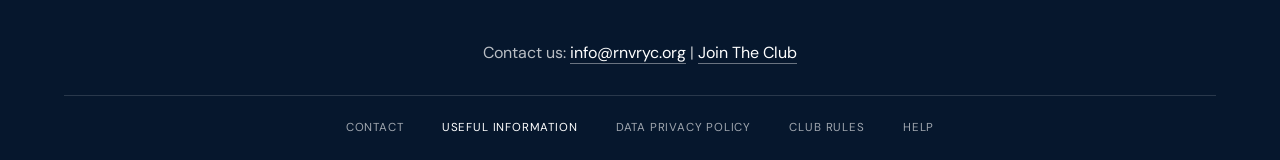
<file: useful-information.html>
<!doctype html>
<html lang="en">
<head>
  <meta charset="utf-8"><meta name="viewport" content="width=device-width, initial-scale=1">
  <title>Useful Information | RNVR Yacht Club</title>
  <link rel="icon" type="image/png" href="assets/favicon.png">
  <link rel="preconnect" href="https://fonts.googleapis.com"><link rel="preconnect" href="https://fonts.gstatic.com" crossorigin>
  <link href="https://fonts.googleapis.com/css2?family=DM+Sans:wght@400;500;600;700&amp;family=Libre+Caslon+Display&amp;display=swap" rel="stylesheet"><link rel="stylesheet" href="styles.css?v=20260710-revert-red">
</head>
<body class="info-page">
  <header class="site-header privacy-header"><div class="header-inner"><a class="brand" href="index.html"><img class="brand-crest" src="assets/rnvryc-logo.png" alt=""><span><strong>Royal Naval Volunteer Reserve Yacht Club</strong><small>Admiral: HRH Prince Michael of Kent GCVO</small></span></a><button class="menu-toggle" type="button" aria-expanded="false" aria-controls="primary-nav"><span></span><span></span><span></span><b>Menu</b></button><nav id="primary-nav" class="primary-nav" aria-label="Main navigation"><a href="index.html">Home</a><a href="about.html">About Us</a><a href="activities.html">Activities</a><a href="contact.html">Contact</a><a class="member-link login-link" href="https://www.rnvryc.org/Sys/Login"><svg viewBox="0 0 24 24" aria-hidden="true"><path d="M4 12h12"></path><path d="m12 8 4 4-4 4"></path><path d="M18 5h2v14h-2"></path></svg><span>Login</span></a><a class="nav-join" href="join.html">Join The Club</a></nav></div></header>
  <main>
    <header class="info-hero"><p>Club resources</p><h1>Useful Information</h1></header>
    <section class="info-content">
      <div class="info-intro"><h2>Find what you need</h2><p>Quick access to the Club's public information, sailing programme, membership resources and members-only services.</p></div>
      <div class="resource-grid">
        <a href="about.html"><span>01</span><h3>About Us</h3><p>Discover the Club, its history and membership benefits.</p></a>
        <a href="activities.html"><span>02</span><h3>Activities</h3><p>View the latest sailing, training and social programme.</p></a>
        <a href="https://www.rnvryc.org/Cruising"><span>03</span><h3>Cruising</h3><p>Learn about rallies, passages and opportunities to crew.</p></a>
        <a href="https://www.rnvryc.org/Social"><span>04</span><h3>Social</h3><p>Explore the Club's formal and informal social calendar.</p></a>
        <a href="join.html"><span>05</span><h3>Membership</h3><p>See eligibility, benefits, subscription rates and how to apply.</p></a>
        <a href="https://www.rnvryc.org/Sys/Login"><span>06</span><h3>Member Login</h3><p>Access member services, events and the protected Club shop.</p></a>
      </div>
    </section>
  </main>
  <footer><p class="exact-contact">Contact us: <a href="mailto:info@rnvryc.org">info@rnvryc.org</a> | <a href="join.html">Join The Club</a></p><nav class="footer-nav" aria-label="Footer navigation"><a href="contact.html">Contact</a><a href="useful-information.html" aria-current="page">Useful information</a><a href="privacy.html">Data Privacy Policy</a><a href="club-rules.html">Club Rules</a><a href="help.html">Help</a></nav></footer>
  <script src="script.js"></script>
</body>
</html>
</file>
<file: styles.css>
:root {
  --navy: #071a33;
  --navy-2: #0d294d;
  --brand-blue: #06172d;
  --red: #c4203b;
  --gold: #e9c004;
  --cream: #f4f0e8;
  --paper: #fbfaf7;
  --ink: #172334;
  --muted: #69717a;
  --line: rgba(12, 32, 57, .14);
  --serif: "Libre Caslon Display", Georgia, serif;
  --sans: "DM Sans", Arial, sans-serif;
}

* { box-sizing: border-box; }
html { scroll-behavior: smooth; }
body { margin: 0; color: var(--ink); background: var(--paper); font-family: var(--sans); }
img { display: block; width: 100%; }
a { color: inherit; text-decoration: none; }
button { font: inherit; }
.skip-link { position: fixed; z-index: 100; top: -4rem; left: 1rem; padding: .8rem 1rem; background: white; }
.skip-link:focus { top: 1rem; }

.site-header { position: absolute; z-index: 20; top: 0; left: 0; right: 0; border-bottom: 1px solid rgba(255,255,255,.2); background: var(--brand-blue); color: white; }
.header-inner { max-width: 1440px; height: 94px; margin: auto; padding: 0 3.5vw; display: flex; align-items: center; justify-content: space-between; gap: 2rem; }
.brand { display: flex; align-items: center; gap: 14px; min-width: 340px; }
.brand-crest { width: 64px; height: 64px; object-fit: contain; filter: drop-shadow(0 2px 3px rgba(0,0,0,.22)); }
.brand strong { display: block; white-space: nowrap; letter-spacing: .08em; font-size: .92rem; text-transform: uppercase; }
.brand small { display: block; margin-top: 3px; font-size: .58rem; letter-spacing: .08em; opacity: .75; text-transform: uppercase; }
.primary-nav { display: flex; align-items: center; gap: clamp(1rem, 1.8vw, 2rem); font-size: .88rem; font-weight: 500; }
.primary-nav > a, .nav-group > button { position: relative; color: white; background: none; border: 0; padding: 12px 0; cursor: pointer; white-space: nowrap; }
.login-link { display: inline-flex; align-items: center; gap: 7px; }
.login-link svg { width: 18px; height: 18px; fill: none; stroke: currentColor; stroke-width: 1.7; stroke-linecap: round; }
.primary-nav .active::after { content: ""; position: absolute; height: 2px; left: 0; right: 0; bottom: 4px; background: var(--red); }
.nav-group { position: relative; }
.nav-group button span { margin-left: 3px; opacity: .65; }
.dropdown { position: absolute; top: calc(100% + 8px); left: -20px; width: 210px; padding: 10px; background: white; color: var(--navy); box-shadow: 0 20px 40px rgba(0,0,0,.16); opacity: 0; visibility: hidden; transform: translateY(-6px); transition: .2s; }
.dropdown a { display: block; padding: 11px 12px; font-size: .82rem; }
.dropdown a:hover { background: var(--cream); }
.nav-group:hover .dropdown, .nav-group:focus-within .dropdown, .nav-group.open .dropdown { opacity: 1; visibility: visible; transform: none; }
.nav-join { padding: 12px 20px !important; border: 1px solid var(--red) !important; background: var(--red) !important; }
.nav-join:hover { border-color: #d60000 !important; background: #d60000 !important; }
.member-link { opacity: 1; }
.menu-toggle { display: none; border: 0; background: none; color: white; }

.hero { position: relative; min-height: 780px; height: 94vh; color: white; overflow: hidden; background: var(--navy); }
.hero-image { position: absolute; inset: 0; height: 100%; object-fit: cover; object-position: center; transform: scale(1.03); }
.hero-overlay { position: absolute; inset: 0; background: linear-gradient(90deg, rgba(34,36,87,.9) 0%, rgba(34,36,87,.55) 48%, rgba(34,36,87,.18) 100%), linear-gradient(0deg, rgba(34,36,87,.52), transparent 48%); }
.hero::after { content: ""; position: absolute; bottom: 0; left: 0; width: 100%; height: 6px; background: linear-gradient(90deg, var(--red) 0 30%, white 30% 65%, #244c86 65%); }
.hero-content { position: relative; z-index: 2; max-width: 1440px; height: 100%; margin: auto; padding: 185px 7vw 100px; display: flex; flex-direction: column; justify-content: center; align-items: flex-start; }
.eyebrow, .kicker { margin: 0 0 1.1rem; color: var(--red); font-size: .73rem; font-weight: 700; letter-spacing: .2em; text-transform: uppercase; }
.hero h1 { max-width: 900px; margin: 0; font-family: var(--serif); font-size: clamp(4rem, 7.6vw, 7.6rem); font-weight: 400; line-height: .94; letter-spacing: -.045em; }
.hero h1 em { color: #e8ded1; font-weight: 400; }
.hero-copy { max-width: 620px; margin: 2rem 0; font-size: clamp(1rem, 1.35vw, 1.25rem); line-height: 1.65; color: rgba(255,255,255,.8); }
.content-hero { min-height: 680px; height: 82vh; }
.hero-statement { max-width: 900px; margin: 0; font-family: var(--serif); font-size: clamp(1.8rem, 3.25vw, 3.5rem); line-height: 1.22; color: white; }
.hero-cta { margin-top: 2.2rem; min-width: 145px; }

@keyframes hero-image-in {
  from { opacity: .35; transform: scale(1.1); }
  to { opacity: 1; transform: scale(1.03); }
}
@keyframes hero-copy-in {
  from { opacity: 0; transform: translateY(28px); }
  to { opacity: 1; transform: translateY(0); }
}
.hero-image { animation: hero-image-in 1.4s cubic-bezier(.2,.7,.2,1) both; }
.hero-content h1 { animation: hero-copy-in .9s .18s cubic-bezier(.2,.7,.2,1) both; }
.hero-content .hero-cta { animation: hero-copy-in .8s .38s cubic-bezier(.2,.7,.2,1) both; }

.js-reveal .reveal { opacity: 0; transform: translateY(34px); transition: opacity .7s cubic-bezier(.2,.7,.2,1), transform .7s cubic-bezier(.2,.7,.2,1); transition-delay: var(--reveal-delay, 0ms); }
.js-reveal .reveal.reveal-left { transform: translateX(-34px); }
.js-reveal .reveal.reveal-right { transform: translateX(34px); }
.js-reveal .reveal.is-visible { opacity: 1; transform: translate(0, 0); }
.js-reveal .reveal-image { overflow: hidden; }
.js-reveal .reveal-image img { transform: scale(1.045); transition: transform 1s cubic-bezier(.2,.7,.2,1); }
.js-reveal .reveal-image.is-visible img { transform: scale(1); }
.hero-actions { display: flex; gap: 12px; flex-wrap: wrap; }
.button { display: inline-flex; align-items: center; justify-content: center; gap: 2.2rem; min-height: 54px; padding: 0 23px; font-size: .78rem; font-weight: 700; letter-spacing: .06em; text-transform: uppercase; transition: .25s; }
.button-primary { background: var(--red); color: white; }
.button-primary:hover { background: #d60000; transform: translateY(-2px); }
.button-ghost { color: white; border: 1px solid rgba(255,255,255,.52); }
.button-ghost:hover { background: white; color: var(--navy); }
.scroll-cue { position: absolute; z-index: 2; right: 4vw; bottom: 45px; display: flex; flex-direction: column; align-items: center; gap: 9px; text-transform: uppercase; font-size: .62rem; letter-spacing: .22em; }
.scroll-cue i { font-size: 1.2rem; font-style: normal; }

.section { padding: 120px max(5vw, calc((100vw - 1280px)/2)); }
.section-label { display: flex; gap: 10px; align-items: center; margin-bottom: 3rem; color: var(--muted); font-size: .68rem; font-weight: 700; letter-spacing: .15em; text-transform: uppercase; }
.section-label span { color: var(--red); }
.section-label::after { content: ""; width: 60px; height: 1px; background: var(--line); }
.section-label.light { color: rgba(255,255,255,.55); }
.section-label.light span { color: var(--gold); }
.section-label.light::after { background: rgba(255,255,255,.25); }
.exact-intro { position: relative; display: grid; grid-template-columns: 1.35fr .65fr; gap: clamp(3rem, 7vw, 7rem); align-items: start; background: var(--paper); }
.exact-intro .intro-rule { width: 110px; height: 2px; margin-bottom: 3rem; background: linear-gradient(90deg, var(--red) 0 38%, var(--navy) 38% 100%); }
.club-title-row { display: flex; align-items: center; gap: 1.5rem; margin-bottom: 2.3rem; }
.club-overview h2 { max-width: 600px; margin: 0; }
.club-overview p { max-width: 680px; margin: 0; color: var(--muted); font-size: 1.08rem; line-height: 1.85; }
.club-pennant { flex: 0 0 auto; width: 165px; height: auto; }
.admiral-feature { width: 100%; max-width: 360px; background: var(--navy); color: white; }
.admiral-feature img { width: 100%; aspect-ratio: 4 / 4.6; object-fit: cover; object-position: center 22%; }
.admiral-feature > div { padding: clamp(1.5rem, 2.5vw, 2.25rem); }
.admiral-feature h3 { margin: 0 0 1rem; font-family: var(--serif); font-size: clamp(1.45rem, 2vw, 2rem); font-weight: 400; line-height: 1.1; }
.admiral-feature p { margin: 0; color: rgba(255,255,255,.74); font-family: var(--sans); font-size: .74rem; line-height: 1.65; }
.intro-grid { display: grid; grid-template-columns: 1.1fr .9fr; gap: clamp(3rem, 8vw, 8rem); }
h2 { margin: 0; font-family: var(--serif); font-size: clamp(2.8rem, 4.7vw, 5rem); font-weight: 400; line-height: 1.04; letter-spacing: -.035em; }
.intro-copy { padding-top: 2.1rem; color: var(--muted); font-size: 1rem; line-height: 1.8; }
.intro-copy .lead { color: var(--ink); font-size: 1.2rem; }
.text-link { display: inline-flex; gap: 3rem; margin-top: 1.2rem; padding-bottom: 6px; color: var(--navy); border-bottom: 1px solid var(--navy); font-size: .76rem; font-weight: 700; letter-spacing: .08em; text-transform: uppercase; }
.stats { margin-top: 90px; border-top: 1px solid var(--line); border-bottom: 1px solid var(--line); display: grid; grid-template-columns: repeat(4, 1fr); }
.stats > div { padding: 36px 20px; border-right: 1px solid var(--line); }
.stats > div:first-child { padding-left: 0; }
.stats > div:last-child { border-right: 0; }
.stats strong { display: block; color: var(--navy); font-family: var(--serif); font-size: clamp(2.5rem, 4vw, 4rem); font-weight: 400; }
.stats sup { color: var(--red); font-family: var(--sans); font-size: .38em; }
.stats span { color: var(--muted); font-size: .68rem; letter-spacing: .1em; text-transform: uppercase; }

.programme { padding: 0; display: grid; grid-template-columns: 1fr 1fr; background: var(--navy); color: white; }
.programme-image { position: relative; min-height: 820px; overflow: hidden; }
.programme-image img { height: 100%; object-fit: cover; filter: saturate(.8) contrast(1.05); }
.programme-stamp { position: absolute; top: 0; right: 0; width: 150px; height: 150px; padding: 25px; background: var(--red); display: flex; flex-direction: column; justify-content: space-between; }
.programme-stamp strong { font-family: var(--serif); font-size: 2.4rem; font-weight: 400; }
.programme-stamp span { font-size: .65rem; line-height: 1.3; letter-spacing: .13em; text-transform: uppercase; }
.programme-content { padding: 90px clamp(3rem, 6vw, 7rem); display: flex; flex-direction: column; justify-content: center; }
.programme-content h2 { max-width: 610px; }
.programme-content > p:not(.kicker) { max-width: 590px; color: rgba(255,255,255,.68); line-height: 1.7; }
.programme-content .programme-lead { margin: 0 0 2.5rem; color: white; font-family: var(--serif); font-size: clamp(1.65rem, 2.6vw, 2.7rem); line-height: 1.26; letter-spacing: -.02em; }
.programme-detail { max-width: 590px; border-top: 1px solid rgba(255,255,255,.16); border-bottom: 1px solid rgba(255,255,255,.16); }
.programme-detail p { margin: 0; padding: 1.25rem 0; color: rgba(255,255,255,.64); font-size: .92rem; line-height: 1.65; }
.programme-detail p + p { border-top: 1px solid rgba(255,255,255,.12); }
.programme-content .programme-link { margin: 1.8rem 0 0; color: white; font-weight: 600; }
.programme-content .inline-link { color: white; border-bottom: 1px solid var(--red); }
.highlights { margin: 2rem 0; padding: 0; list-style: none; }
.highlights li { padding: 19px 0; border-top: 1px solid rgba(255,255,255,.15); display: grid; grid-template-columns: 46px 1fr; }
.highlights li > span { color: var(--red); font-size: .67rem; }
.highlights strong { font-family: var(--serif); font-size: 1.25rem; font-weight: 400; }
.highlights p { margin: 5px 0 0; color: rgba(255,255,255,.55); font-size: .84rem; line-height: 1.5; }
.button-light { align-self: flex-start; background: white; color: var(--navy); }
.button-light:hover { background: var(--cream); transform: translateY(-2px); }

.experiences-heading { display: grid; grid-template-columns: .55fr 1.3fr .7fr; gap: 3vw; align-items: end; margin-bottom: 55px; }
.experiences-heading .section-label { align-self: start; }
.experiences-heading > p { color: var(--muted); line-height: 1.7; }
.card-grid { display: grid; grid-template-columns: 1.3fr .7fr; grid-auto-rows: 365px; gap: 14px; }
.experience-card { position: relative; overflow: hidden; color: white; background: var(--navy); }
.experience-card img { height: 100%; object-fit: cover; transition: transform .55s; }
.experience-card::after { content: ""; position: absolute; inset: 0; background: linear-gradient(0deg, rgba(3,15,31,.88), transparent 65%); }
.experience-card:hover img { transform: scale(1.04); }
.experience-card > div { position: absolute; z-index: 2; left: 32px; right: 28px; bottom: 28px; }
.experience-card p { margin: 0 0 7px; color: var(--gold); font-size: .65rem; font-weight: 700; letter-spacing: .16em; text-transform: uppercase; }
.experience-card h3 { margin: 0; font-family: var(--serif); font-size: 2rem; font-weight: 400; }
.card-number { position: absolute; z-index: 2; top: 24px; left: 25px; font-size: .65rem; letter-spacing: .12em; }
.round-arrow { position: absolute; right: 0; bottom: 0; width: 44px; height: 44px; border: 1px solid rgba(255,255,255,.6); border-radius: 50%; display: grid; place-items: center; }
.card-wide { grid-column: 1 / -1; }
.card-wide img { object-position: center 40%; }

.benefits { background: var(--brand-blue); color: white; }
.benefits-heading { margin-bottom: 70px; }
.benefits-heading > p { color: rgba(255,255,255,.62); line-height: 1.75; }
.benefit-list { border-top: 1px solid rgba(255,255,255,.2); }
.benefit-list > div { display: grid; grid-template-columns: .25fr 1fr 1fr; gap: 2rem; align-items: start; padding: 28px 0; border-bottom: 1px solid rgba(255,255,255,.15); }
.benefit-list span { color: var(--gold); font-size: .68rem; }
.benefit-list strong { font-family: var(--serif); font-size: 1.45rem; font-weight: 400; }
.benefit-list p { margin: 0; color: rgba(255,255,255,.55); font-size: .9rem; line-height: 1.6; }
.benefits-copy { display: grid; grid-template-columns: 1fr 1fr; gap: 3rem; max-width: 980px; margin-top: 2.2rem; color: rgba(255,255,255,.68); line-height: 1.75; }
.benefits-copy p { margin: 0; }
.exact-benefits { display: grid; grid-template-columns: repeat(4, 1fr); gap: 14px; margin: 0; padding: 0; list-style: none; counter-reset: benefits; }
.exact-benefits li { position: relative; min-height: 245px; padding: 70px 24px 26px; border: 1px solid rgba(255,255,255,.16); background: rgba(255,255,255,.045); font-family: var(--serif); font-size: 1.2rem; line-height: 1.45; counter-increment: benefits; transition: transform .25s, background .25s, border-color .25s; }
.exact-benefits li::before { content: counter(benefits, decimal-leading-zero); position: absolute; top: 24px; left: 24px; color: var(--gold); font-family: var(--sans); font-size: .66rem; letter-spacing: .1em; }
.exact-benefits li::after { content: ""; position: absolute; top: 30px; right: 24px; width: 34px; height: 1px; background: rgba(255,255,255,.25); }
.exact-benefits li:hover { transform: translateY(-4px); border-color: rgba(255,255,255,.35); background: rgba(255,255,255,.08); }
.six-cards { grid-template-columns: repeat(3, 1fr); grid-auto-rows: 320px; }
.six-cards .experience-card { grid-column: auto; }
.exact-experiences { background: var(--cream); }
.exact-contact { margin: 0; text-align: center; color: rgba(255,255,255,.72); }
.exact-contact a { color: white; border-bottom: 1px solid rgba(255,255,255,.4); }

.join-cta { position: relative; min-height: 590px; color: white; display: grid; place-items: center; text-align: center; overflow: hidden; }
.join-cta > img, .join-overlay { position: absolute; inset: 0; height: 100%; object-fit: cover; }
.join-overlay { background: rgba(4,20,42,.73); }
.join-content { position: relative; max-width: 760px; padding: 80px 25px; }
.join-content h2 { font-size: clamp(4rem, 8vw, 7.5rem); }
.join-content p:not(.eyebrow) { margin: 1.5rem auto 2rem; color: rgba(255,255,255,.78); font-size: 1.1rem; }

.events-section { background: var(--brand-blue); color: white; }
.events-heading { display: grid; grid-template-columns: .35fr 1.65fr; gap: 3rem; align-items: end; margin-bottom: 55px; }
.events-label { margin: 0 0 .7rem; color: var(--gold); font-size: .7rem; font-weight: 700; letter-spacing: .2em; text-transform: uppercase; }
.events-table { width: 100%; border-collapse: collapse; border-top: 2px solid rgba(255,255,255,.75); }
.events-table th { padding: 18px 20px; color: rgba(255,255,255,.48); font-size: .65rem; font-weight: 700; letter-spacing: .12em; text-align: left; text-transform: uppercase; }
.events-table th:first-child { width: 18%; }
.events-table th:nth-child(2) { width: 39%; }
.events-table td { padding: 22px 20px; border-top: 1px solid rgba(255,255,255,.14); font-size: .9rem; line-height: 1.5; vertical-align: top; }
.events-table td:first-child { color: var(--gold); font-size: .76rem; font-weight: 700; letter-spacing: .04em; white-space: nowrap; }
.events-table td:nth-child(2) { color: white; font-family: var(--serif); font-size: 1.15rem; }
.events-table td:last-child { color: rgba(255,255,255,.58); }
.events-table tbody tr { transition: background .2s; }
.events-table tbody tr:hover { background: rgba(255,255,255,.055); }
.event-type { color: var(--gold); font-family: var(--sans); font-size: .62rem; font-weight: 700; letter-spacing: .08em; white-space: nowrap; }

.join-now { background: var(--paper); }
.join-heading { display: grid; grid-template-columns: 1.25fr .75fr; gap: 8vw; align-items: end; margin-bottom: 65px; }
.join-heading > p { margin: 0; color: var(--muted); font-size: 1.05rem; line-height: 1.7; }
.join-label { margin: 0 0 1rem; color: var(--red); font-size: .7rem; font-weight: 700; letter-spacing: .2em; text-transform: uppercase; }
.join-benefits { display: grid; grid-template-columns: repeat(2, 1fr); border-top: 1px solid var(--line); }
.join-benefits p { position: relative; min-height: 150px; margin: 0; padding: 30px 38px 30px 58px; border-right: 1px solid var(--line); border-bottom: 1px solid var(--line); font-family: var(--serif); font-size: 1.25rem; line-height: 1.45; }
.join-benefits p::before { content: "→"; position: absolute; left: 0; color: var(--red); font-family: var(--sans); font-size: .9rem; }
.join-benefits p:nth-child(even) { border-right: 0; }
.join-benefits p:last-child { grid-column: 1 / -1; border-right: 0; }
.join-block { margin-top: 110px; padding-top: 55px; border-top: 1px solid var(--line); }
.join-block h3, .join-notices h3 { margin: 0 0 1.4rem; font-family: var(--serif); font-size: clamp(2rem, 3vw, 3.2rem); font-weight: 400; line-height: 1.05; }
.join-block p, .join-block li, .join-notices p { color: var(--muted); line-height: 1.7; }
.eligibility-block { display: grid; grid-template-columns: .75fr 1.25fr; gap: 8vw; }
.eligibility-block > div:first-child > p:first-of-type { color: var(--ink); font-size: 1.1rem; }
.service-logos { display: grid; grid-template-columns: repeat(5, 72px); gap: 8px; margin-top: 1.5rem; }
.service-logos img { width: 72px; height: 60px; padding: 6px; object-fit: contain; background: white; border: 1px solid var(--line); }
.eligibility-block ul { margin: 0 0 1.5rem; padding: 0; list-style: none; border-top: 1px solid var(--line); }
.eligibility-block li { position: relative; padding: 15px 0 15px 30px; border-bottom: 1px solid var(--line); }
.eligibility-block li::before { content: "—"; position: absolute; left: 0; color: var(--red); }
.join-notices { display: grid; grid-template-columns: 1fr 1fr; gap: 14px; margin-top: 70px; }
.join-notices article { padding: 42px; background: var(--cream); }
.join-notices strong { color: var(--red); font-family: var(--serif); font-size: 2rem; font-weight: 400; }

.member-shop { background: var(--cream); }
.shop-heading { display: grid; grid-template-columns: 1.2fr .8fr; gap: 7vw; align-items: end; margin-bottom: 60px; }
.shop-label { margin: 0 0 1rem; color: var(--red); font-size: .7rem; font-weight: 700; letter-spacing: .2em; text-transform: uppercase; }
.shop-access p { margin: 0 0 1.2rem; color: var(--muted); line-height: 1.7; }
.shop-grid { display: grid; grid-template-columns: repeat(5, minmax(0, 1fr)); gap: 14px; }
.shop-card { position: relative; min-width: 0; background: white; border: 1px solid var(--line); transition: transform .25s, box-shadow .25s; }
.shop-card:hover { transform: translateY(-5px); box-shadow: 0 18px 40px rgba(7,26,51,.1); }
.shop-image { position: relative; aspect-ratio: 1 / 1; overflow: hidden; background: white; border-bottom: 1px solid var(--line); }
.shop-image::after { content: "Members only"; position: absolute; top: 12px; left: 12px; padding: 6px 8px; background: var(--navy); color: white; font-size: .55rem; font-weight: 700; letter-spacing: .09em; text-transform: uppercase; }
.shop-image img { width: 100%; height: 100%; padding: 14px; object-fit: contain; transition: transform .35s; }
.shop-card:hover .shop-image img { transform: scale(1.035); }
.shop-card-info { min-height: 125px; padding: 20px; display: flex; flex-direction: column; justify-content: space-between; gap: 1rem; }
.shop-card-info h3 { margin: 0; font-family: var(--serif); font-size: 1.06rem; font-weight: 400; line-height: 1.3; }
.shop-card-info span { color: var(--red); font-size: .8rem; font-weight: 700; }
.shop-card.out-of-stock .shop-image img { filter: grayscale(1); opacity: .55; }
.shop-card.out-of-stock .shop-card-info span { color: var(--muted); text-transform: uppercase; letter-spacing: .08em; }
.blue-ensign-note { display: grid; grid-template-columns: 180px 1fr; gap: 3rem; align-items: center; margin-top: 60px; padding: 40px; background: var(--navy); color: white; }
.blue-ensign-image { width: 180px; height: 150px; object-fit: cover; object-position: center; }
.blue-ensign-note h3 { margin: 0 0 1rem; font-family: var(--serif); font-size: 2.2rem; font-weight: 400; }
.blue-ensign-note p { margin: .55rem 0; color: rgba(255,255,255,.66); font-size: .86rem; line-height: 1.65; }
.blue-ensign-note a { color: white; border-bottom: 1px solid var(--red); }

footer { padding: 75px max(5vw, calc((100vw - 1280px)/2)) 25px; background: var(--brand-blue); color: white; }
.footer-top { display: grid; grid-template-columns: 2fr repeat(3, 1fr); gap: 5vw; padding-bottom: 70px; }
.footer-brand img { width: 110px; margin: -20px 0 18px; }
.footer-brand strong { display: block; font-family: var(--serif); font-size: 2.7rem; font-weight: 400; letter-spacing: .08em; }
.footer-brand p, .footer-contact p { color: rgba(255,255,255,.5); line-height: 1.55; }
.footer-top h3 { margin: 0 0 20px; color: rgba(255,255,255,.42); font-size: .64rem; letter-spacing: .16em; text-transform: uppercase; }
.footer-top > div:not(:first-child) a { display: block; padding: 5px 0; font-size: .85rem; color: rgba(255,255,255,.83); }
.footer-bottom { padding-top: 22px; border-top: 1px solid rgba(255,255,255,.12); display: flex; justify-content: space-between; color: rgba(255,255,255,.4); font-size: .65rem; letter-spacing: .06em; text-transform: uppercase; }
.footer-bottom a { color: white; }
.footer-nav { display: flex; justify-content: center; gap: clamp(1.2rem, 3vw, 3rem); margin-top: 32px; padding-top: 24px; border-top: 1px solid rgba(255,255,255,.14); }
.footer-nav a { color: rgba(255,255,255,.62); font-size: .72rem; letter-spacing: .07em; text-transform: uppercase; }
.footer-nav a:hover, .footer-nav a[aria-current="page"] { color: white; }

.privacy-page { background: var(--paper); }
.privacy-header { position: absolute; }
.privacy-home { display: inline-flex; align-items: center; gap: 1.2rem; padding-bottom: 5px; border-bottom: 1px solid rgba(255,255,255,.5); font-size: .76rem; font-weight: 700; letter-spacing: .06em; text-transform: uppercase; }
.policy-hero { padding: 210px max(5vw, calc((100vw - 1280px)/2)) 100px; background: var(--brand-blue); color: white; }
.policy-hero > p:first-child { margin: 0 0 1.3rem; color: var(--gold); font-size: .7rem; font-weight: 700; letter-spacing: .2em; text-transform: uppercase; }
.policy-hero h1 { max-width: 900px; margin: 0; font-family: var(--serif); font-size: clamp(4rem, 8vw, 7.5rem); font-weight: 400; line-height: .95; letter-spacing: -.045em; }
.policy-date { margin: 2rem 0 0; color: rgba(255,255,255,.58); font-size: .78rem; }
.policy-layout { display: grid; grid-template-columns: 280px minmax(0, 820px); justify-content: center; gap: clamp(4rem, 8vw, 9rem); padding: 110px max(5vw, calc((100vw - 1280px)/2)); }
.policy-index { align-self: start; position: sticky; top: 30px; }
.policy-index > p { margin: 0 0 20px; color: var(--red); font-size: .68rem; font-weight: 700; letter-spacing: .15em; text-transform: uppercase; }
.policy-index nav { border-top: 1px solid var(--line); }
.policy-index a { display: block; padding: 10px 0; border-bottom: 1px solid var(--line); color: var(--muted); font-size: .73rem; line-height: 1.35; }
.policy-index a:hover { color: var(--red); }
.policy-content section { padding: 0 0 75px; margin-bottom: 75px; border-bottom: 1px solid var(--line); scroll-margin-top: 30px; }
.policy-content section:last-child { border-bottom: 0; }
.policy-content h2 { margin-bottom: 2.2rem; font-size: clamp(2.3rem, 4vw, 4rem); }
.policy-content h3 { margin: 2.4rem 0 .8rem; font-family: var(--serif); font-size: 1.55rem; font-weight: 400; }
.policy-content p, .policy-content li { color: #58616b; font-size: .97rem; line-height: 1.85; }
.policy-content p { margin: 0 0 1.25rem; }
.policy-content ul { margin: 1.2rem 0 1.8rem; padding: 0; list-style: none; }
.policy-content li { position: relative; padding: 10px 0 10px 28px; border-bottom: 1px solid rgba(12,32,57,.08); }
.policy-content li::before { content: "—"; position: absolute; left: 0; color: var(--red); }
.policy-content a { color: var(--navy); border-bottom: 1px solid var(--red); }
.policy-content strong { color: var(--ink); }
.policy-parties { display: grid; grid-template-columns: 190px 1fr; column-gap: 2rem; margin-top: 2.5rem; }
.policy-parties h3, .policy-parties p { margin: 0; padding: 20px 0; border-top: 1px solid var(--line); }
.policy-parties h3 { font-size: 1.15rem; }
.policy-contact { padding: 55px !important; background: var(--cream); border: 0 !important; }

.info-page { background: var(--paper); }
.info-hero { padding: 205px max(5vw, calc((100vw - 1280px)/2)) 85px; background: var(--brand-blue); color: white; }
.info-hero p { margin: 0 0 1rem; color: var(--gold); font-size: .7rem; font-weight: 700; letter-spacing: .2em; text-transform: uppercase; }
.info-hero h1 { margin: 0; font-family: var(--serif); font-size: clamp(4rem, 8vw, 7.2rem); font-weight: 400; line-height: .95; letter-spacing: -.045em; }
.info-content { padding: 100px max(5vw, calc((100vw - 1280px)/2)); }
.info-intro { display: grid; grid-template-columns: 1fr 1fr; gap: 8vw; align-items: start; margin-bottom: 65px; }
.info-intro h2 { font-size: clamp(2.8rem, 5vw, 5rem); }
.info-intro p { margin: 1rem 0 0; color: var(--muted); font-size: 1.05rem; line-height: 1.8; }
.contact-grid, .resource-grid { display: grid; grid-template-columns: repeat(2, 1fr); gap: 14px; }
.contact-grid article, .resource-grid > a { position: relative; min-height: 260px; padding: 35px; border: 1px solid var(--line); background: white; }
.contact-grid article > span, .resource-grid > a > span { color: var(--red); font-size: .65rem; letter-spacing: .12em; }
.contact-grid h3, .resource-grid h3 { margin: 55px 0 12px; font-family: var(--serif); font-size: 1.8rem; font-weight: 400; }
.contact-grid p, .resource-grid p { color: var(--muted); font-size: .9rem; line-height: 1.65; }
.contact-grid a { display: inline-block; margin-top: 12px; color: var(--navy); border-bottom: 1px solid var(--red); font-size: .85rem; }
.resource-grid > a { transition: transform .25s, background .25s; }
.resource-grid > a:hover { transform: translateY(-4px); background: var(--cream); }
.rules-content { display: grid; grid-template-columns: 1.5fr .5fr; gap: 8vw; }
.rules-content > div > h2 { margin-bottom: 2rem; }
.rules-content > div > p { max-width: 720px; color: var(--muted); font-size: 1rem; line-height: 1.8; }
.rules-content > div > .button { margin-top: 1.5rem; color: white; }
.rules-content aside { padding: 35px; background: var(--cream); align-self: start; }
.rules-content aside h3 { margin: 0 0 22px; font-family: var(--serif); font-size: 1.6rem; font-weight: 400; }
.rules-content aside a { display: flex; justify-content: space-between; gap: 1rem; padding: 14px 0; border-top: 1px solid var(--line); color: var(--muted); font-size: .82rem; }

.about-section-label { margin: 0 0 1rem; color: var(--red); font-size: .68rem; font-weight: 700; letter-spacing: .18em; text-transform: uppercase; }
.about-contact { background: var(--paper); }
.about-contact > .about-section-label { margin-bottom: 22px; }
.about-contact .contact-grid article p a { display: inline; margin: 0; }
.history-section { background: var(--cream); }
.history-heading { display: grid; grid-template-columns: 1.3fr .7fr; gap: 7vw; align-items: end; margin-bottom: 80px; }
.history-heading h2 { max-width: 800px; }
.history-heading img { width: 100%; max-width: 320px; justify-self: end; border: 12px solid white; box-shadow: 0 15px 35px rgba(7,26,51,.1); }
.history-copy { columns: 2; column-gap: 7vw; padding: 65px 0; border-top: 1px solid var(--line); border-bottom: 1px solid var(--line); }
.history-copy p { break-inside: avoid; margin: 0 0 1.5rem; color: #4e5862; font-size: .95rem; line-height: 1.85; }
.history-copy p:first-child { color: var(--ink); font-family: var(--serif); font-size: 1.45rem; line-height: 1.55; }
.history-documents { display: grid; grid-template-columns: .7fr 1fr 1fr; gap: 2rem; align-items: start; padding: 100px 0; }
.history-documents h3, .history-admiral h3 { margin: 0 0 1.5rem; font-family: var(--serif); font-size: clamp(2rem, 3.5vw, 3.5rem); font-weight: 400; line-height: 1.05; }
.history-documents > div > p:last-child, .history-admiral p { color: var(--muted); line-height: 1.75; }
.history-documents figure { margin: 0; padding: 16px; background: white; }
.history-documents figure img { width: 100%; aspect-ratio: 3 / 4; object-fit: contain; }
.history-documents figcaption { padding-top: 12px; color: var(--muted); font-size: .7rem; letter-spacing: .08em; text-transform: uppercase; }
.history-admiral { display: grid; grid-template-columns: .65fr 1.35fr; gap: 8vw; align-items: center; padding: 80px; background: var(--navy); color: white; }
.history-admiral img { width: 100%; max-width: 340px; }
.history-admiral h3 { color: white; }
.history-admiral p { color: rgba(255,255,255,.65); }

.activities-hero { position: relative; min-height: 700px; display: flex; align-items: flex-end; overflow: hidden; color: white; }
.activities-hero > img, .activities-hero > div { position: absolute; inset: 0; width: 100%; height: 100%; object-fit: cover; }
.activities-hero > div { background: linear-gradient(90deg, rgba(4,19,40,.82), rgba(4,19,40,.22)); }
.activities-hero > section { position: relative; z-index: 1; width: 100%; padding: 180px max(5vw, calc((100vw - 1280px)/2)) 90px; }
.activities-hero p { margin: 0 0 1rem; color: var(--gold); font-size: .7rem; font-weight: 700; letter-spacing: .2em; text-transform: uppercase; }
.activities-hero h1 { margin: 0; font-family: var(--serif); font-size: clamp(5rem, 10vw, 9rem); font-weight: 400; line-height: .9; letter-spacing: -.05em; }
.activity-intro { display: grid; grid-template-columns: 1.2fr .8fr; gap: 8vw; align-items: end; }
.activity-intro > p { margin: 0; color: var(--muted); font-size: 1.05rem; line-height: 1.8; }
.activity-features { padding-top: 0; display: grid; grid-template-columns: repeat(3, 1fr); gap: 14px; }
.activity-features article { background: var(--cream); }
.activity-features article > img { aspect-ratio: 1 / .82; object-fit: cover; }
.activity-features article > div { padding: 30px; }
.activity-features span, .activity-highlight-list span { color: var(--red); font-size: .65rem; letter-spacing: .12em; }
.activity-features h2 { margin: 2.5rem 0 1rem; font-size: clamp(2rem, 3vw, 3rem); }
.activity-features p { color: var(--muted); font-size: .9rem; line-height: 1.7; }
.activity-highlights { display: grid; grid-template-columns: .8fr 1.2fr; gap: 8vw; background: var(--paper); }
.activity-highlight-list { border-top: 1px solid var(--line); }
.activity-highlight-list article { display: grid; grid-template-columns: 50px 1fr; padding: 28px 0; border-bottom: 1px solid var(--line); }
.activity-highlight-list h3 { margin: 0; font-family: var(--serif); font-size: 1.55rem; font-weight: 400; }
.activity-highlight-list p { grid-column: 2; margin: 8px 0 0; color: var(--muted); font-size: .88rem; line-height: 1.7; }

.join-page-hero { position: relative; min-height: 650px; display: flex; align-items: flex-end; overflow: hidden; color: white; }
.join-page-hero > img, .join-page-hero > div { position: absolute; inset: 0; width: 100%; height: 100%; object-fit: cover; }
.join-page-hero > div { background: linear-gradient(90deg, rgba(4,19,40,.86), rgba(4,19,40,.35)); }
.join-page-hero > section { position: relative; z-index: 1; width: 100%; padding: 180px max(5vw, calc((100vw - 1280px)/2)) 90px; }
.join-page-hero p { margin: 0 0 1rem; color: var(--gold); font-size: .7rem; font-weight: 700; letter-spacing: .2em; text-transform: uppercase; }
.join-page-hero h1 { margin: 0; font-family: var(--serif); font-size: clamp(5rem, 10vw, 9rem); font-weight: 400; line-height: .9; letter-spacing: -.05em; }
.join-page-content { background: var(--paper); }
.join-policy-links { display: flex; gap: 12px; flex-wrap: wrap; margin-top: 25px !important; }
.join-policy-links a { padding: 10px 14px; border: 1px solid var(--line); color: var(--ink); font-size: .7rem; font-weight: 700; letter-spacing: .08em; text-transform: uppercase; }
.join-category-grid { display: grid; grid-template-columns: repeat(3, 1fr); gap: 14px; }
.join-category-grid article { padding: 30px; border: 1px solid var(--line); background: white; }
.join-category-grid article > span { display: block; margin-bottom: 45px; color: var(--red); font-size: .68rem; letter-spacing: .12em; }
.join-category-grid h4 { margin: 0 0 25px; font-family: var(--serif); font-size: 1.65rem; font-weight: 400; }
.join-category-grid ul { margin: 0; padding: 0; list-style: none; }
.join-category-grid li { padding: 13px 0; border-top: 1px solid var(--line); color: var(--muted); font-size: .85rem; line-height: 1.65; }
.join-process { display: grid; grid-template-columns: 1fr 1fr; gap: 7vw; }
.join-process p { color: var(--muted); font-size: .92rem; line-height: 1.75; }
.join-process a { color: var(--navy); border-bottom: 1px solid var(--red); }
.join-process strong { color: var(--ink); }
.join-application { margin-top: 100px; padding: 50px; display: flex; align-items: center; justify-content: space-between; gap: 2rem; background: var(--navy); color: white; }
.join-application h2 { color: white; }
.join-application .join-label { color: var(--gold); }

@media (max-width: 1050px) {
  .menu-toggle { display: flex; position: relative; z-index: 2; width: 52px; height: 52px; align-items: center; justify-content: center; flex-direction: column; gap: 5px; cursor: pointer; }
  .brand { position: relative; z-index: 2; }
  .menu-toggle span { display: block; width: 25px; height: 2px; background: white; transition: .25s; }
  .menu-toggle b { position: absolute; overflow: hidden; width: 1px; height: 1px; clip: rect(0 0 0 0); }
  .menu-toggle[aria-expanded="true"] span:nth-child(1) { transform: translateY(7px) rotate(45deg); }
  .menu-toggle[aria-expanded="true"] span:nth-child(2) { opacity: 0; }
  .menu-toggle[aria-expanded="true"] span:nth-child(3) { transform: translateY(-7px) rotate(-45deg); }
  .primary-nav { position: fixed; inset: 0; padding: 110px 7vw 40px; background: var(--brand-blue); flex-direction: column; align-items: stretch; gap: 0; transform: translateX(100%); transition: .35s; overflow-y: auto; }
  .primary-nav.open { transform: none; }
  .primary-nav > a, .nav-group > button { width: 100%; display: flex; justify-content: space-between; padding: 17px 0; border-bottom: 1px solid rgba(255,255,255,.13) !important; font-family: var(--serif); font-size: 1.75rem; text-align: left; }
  .nav-join { margin-top: 20px; padding: 17px !important; justify-content: center !important; font-family: var(--sans) !important; font-size: .8rem !important; }
  .dropdown { position: static; width: 100%; max-height: 0; padding: 0; background: transparent; color: white; box-shadow: none; opacity: 1; visibility: visible; transform: none; overflow: hidden; transition: max-height .3s; }
  .nav-group.open .dropdown { max-height: 300px; padding: 8px 0; }
  .dropdown a { padding: 10px 18px; color: rgba(255,255,255,.68); }
  .nav-group:hover .dropdown:not(.force-open) { max-height: 0; padding: 0; }
  .nav-group.open:hover .dropdown { max-height: 300px; padding: 8px 0; }
  .programme { grid-template-columns: 1fr; }
  .programme-image { min-height: 560px; }
  .exact-intro { grid-template-columns: 1.35fr .65fr; }
  .exact-benefits { grid-template-columns: repeat(2, 1fr); }
  .experiences-heading { grid-template-columns: 1fr 2fr; }
  .experiences-heading > p { grid-column: 2; }
  .six-cards { grid-template-columns: repeat(2, 1fr); }
  .shop-grid { grid-template-columns: repeat(3, minmax(0, 1fr)); }
  .policy-layout { grid-template-columns: 220px minmax(0, 1fr); gap: 4rem; }
  .rules-content { grid-template-columns: 1fr .6fr; gap: 4rem; }
  .history-documents { grid-template-columns: 1fr 1fr; }
  .history-documents > div { grid-column: 1 / -1; }
  .activity-features { grid-template-columns: 1fr 1fr; }
  .activity-features article:last-child { grid-column: 1 / -1; }
  .join-category-grid { grid-template-columns: 1fr; }
}

@media (max-width: 700px) {
  .header-inner { height: 78px; padding: 0 20px; }
  .brand { min-width: 0; }
  .brand-crest { width: 52px; height: 52px; }
  .brand strong { max-width: 190px; white-space: normal; font-size: clamp(.62rem, 2.8vw, .78rem); line-height: 1.15; letter-spacing: .045em; }
  .brand small { display: none; }
  .hero { height: 90vh; min-height: 680px; }
  .content-hero { height: auto; min-height: 720px; }
  .hero-content { padding: 130px 22px 80px; justify-content: flex-end; }
  .hero h1 { font-size: clamp(3.3rem, 16vw, 5rem); }
  .hero-copy { margin: 1.3rem 0; font-size: .95rem; }
  .hero-statement { margin: 0; font-size: 1.38rem; line-height: 1.34; }
  .hero-actions { width: 100%; }
  .hero-actions .button { flex: 1; gap: .8rem; padding: 0 13px; font-size: .68rem; }
  .scroll-cue { display: none; }
  .section { padding: 80px 22px; }
  .events-heading { display: block; }
  .events-heading .events-label { margin-bottom: 1rem; }
  .events-table thead { position: absolute; overflow: hidden; width: 1px; height: 1px; clip: rect(0 0 0 0); }
  .events-table, .events-table tbody, .events-table tr, .events-table td { display: block; width: 100%; }
  .events-table { border-top: 0; }
  .events-table tr { margin-bottom: 14px; padding: 22px; border: 1px solid rgba(255,255,255,.16); background: rgba(255,255,255,.055); }
  .events-table td { position: relative; padding: 7px 0 7px 102px; border: 0; min-height: 34px; }
  .events-table td::before { position: absolute; left: 0; top: 8px; color: rgba(255,255,255,.42); font-family: var(--sans); font-size: .58rem; font-weight: 700; letter-spacing: .1em; text-transform: uppercase; }
  .events-table td:nth-child(1)::before { content: "Date"; }
  .events-table td:nth-child(2)::before { content: "Event"; }
  .events-table td:nth-child(3)::before { content: "Location"; }
  .events-table td:first-child { white-space: normal; }
  .exact-intro { grid-template-columns: 1fr; gap: 3rem; }
  .exact-intro .intro-rule { width: 90px; }
  .exact-benefits { grid-template-columns: 1fr; }
  .exact-benefits li { min-height: 0; }
  .section-label { margin-bottom: 2rem; }
  .intro-grid, .benefits-heading { grid-template-columns: 1fr; gap: 1rem; }
  .benefits-copy { grid-template-columns: 1fr; gap: 1rem; }
  .intro-copy { padding-top: 1rem; }
  .stats { grid-template-columns: 1fr 1fr; margin-top: 55px; }
  .stats > div { border-bottom: 1px solid var(--line); padding: 25px 14px; }
  .stats > div:nth-child(2) { border-right: 0; }
  .programme-image { min-height: 430px; }
  .programme-stamp { width: 110px; height: 110px; padding: 18px; }
  .programme-stamp strong { font-size: 1.8rem; }
  .programme-content { padding: 72px 22px; }
  .experiences-heading { display: block; }
  .experiences-heading > p { margin-top: 1.5rem; }
  .card-grid { grid-template-columns: 1fr; grid-auto-rows: 320px; }
  .six-cards { grid-template-columns: 1fr; }
  .card-wide { grid-column: auto; }
  .benefits-heading { margin-bottom: 45px; }
  .benefit-list > div { grid-template-columns: 35px 1fr; gap: 1rem; }
  .benefit-list p { grid-column: 2; }
  .join-cta { min-height: 520px; }
  .footer-top { grid-template-columns: 1fr 1fr; }
  .join-heading, .eligibility-block { grid-template-columns: 1fr; gap: 2rem; }
  .service-logos { grid-template-columns: repeat(4, 72px); }
  .join-benefits, .join-notices { grid-template-columns: 1fr; }
  .join-benefits p { min-height: 0; border-right: 0; }
  .join-benefits p:last-child { grid-column: auto; }
  .join-block { margin-top: 75px; padding-top: 40px; }
  .join-notices { margin-top: 55px; }
  .join-notices article { padding: 30px 24px; }
  .shop-heading { grid-template-columns: 1fr; gap: 2rem; }
  .shop-grid { grid-template-columns: repeat(2, minmax(0, 1fr)); }
  .shop-card-info { min-height: 110px; padding: 16px; }
  .shop-card-info h3 { font-size: .96rem; }
  .blue-ensign-note { grid-template-columns: 1fr; gap: 2rem; padding: 30px 24px; }
  .footer-brand, .footer-contact { grid-column: 1 / -1; }
  .footer-bottom { flex-direction: column; gap: 10px; }
  .footer-nav { align-items: center; flex-direction: column; gap: .9rem; }
  .privacy-header .brand small { display: none; }
  .privacy-home { font-size: 0; gap: 0; }
  .privacy-home span { font-size: 1.3rem; }
  .policy-hero { padding: 160px 22px 70px; }
  .policy-hero h1 { font-size: 3.8rem; }
  .policy-layout { display: block; padding: 70px 22px; }
  .policy-index { position: static; margin-bottom: 70px; }
  .policy-content section { padding-bottom: 50px; margin-bottom: 50px; }
  .policy-parties { grid-template-columns: 1fr; }
  .policy-parties h3 { padding-bottom: 0; }
  .policy-parties p { padding-top: 8px; border-top: 0; }
  .policy-contact { padding: 32px 24px !important; }
  .info-hero { padding: 160px 22px 70px; }
  .info-hero h1 { font-size: 3.8rem; }
  .info-content { padding: 70px 22px; }
  .info-intro, .rules-content { grid-template-columns: 1fr; gap: 2rem; }
  .contact-grid, .resource-grid { grid-template-columns: 1fr; }
  .contact-grid article, .resource-grid > a { min-height: 0; padding: 28px 24px; }
  .contact-grid h3, .resource-grid h3 { margin-top: 35px; }
  .history-heading, .history-admiral { grid-template-columns: 1fr; gap: 2.5rem; }
  .history-heading img { justify-self: start; }
  .history-copy { columns: 1; }
  .history-documents { grid-template-columns: 1fr; padding: 70px 0; }
  .history-documents > div { grid-column: auto; }
  .history-admiral { padding: 40px 24px; }
  .activities-hero { min-height: 620px; }
  .activities-hero > section { padding: 150px 22px 70px; }
  .activity-intro, .activity-highlights { grid-template-columns: 1fr; gap: 2.5rem; }
  .activity-features { grid-template-columns: 1fr; }
  .activity-features article:last-child { grid-column: auto; }
  .join-page-hero { min-height: 600px; }
  .join-page-hero > section { padding: 150px 22px 70px; }
  .join-process { grid-template-columns: 1fr; gap: 3rem; }
  .join-application { padding: 38px 24px; align-items: flex-start; flex-direction: column; }
}

@media (prefers-reduced-motion: reduce) {
  html { scroll-behavior: auto; }
  *, *::before, *::after { transition-duration: .01ms !important; }
  .hero-image, .hero-content h1, .hero-content .hero-cta { animation: none !important; }
  .js-reveal .reveal { opacity: 1 !important; transform: none !important; }
  .js-reveal .reveal-image img { transform: none !important; }
}

@media (max-width: 480px) {
  .shop-grid { grid-template-columns: 1fr; }
}
</file>
